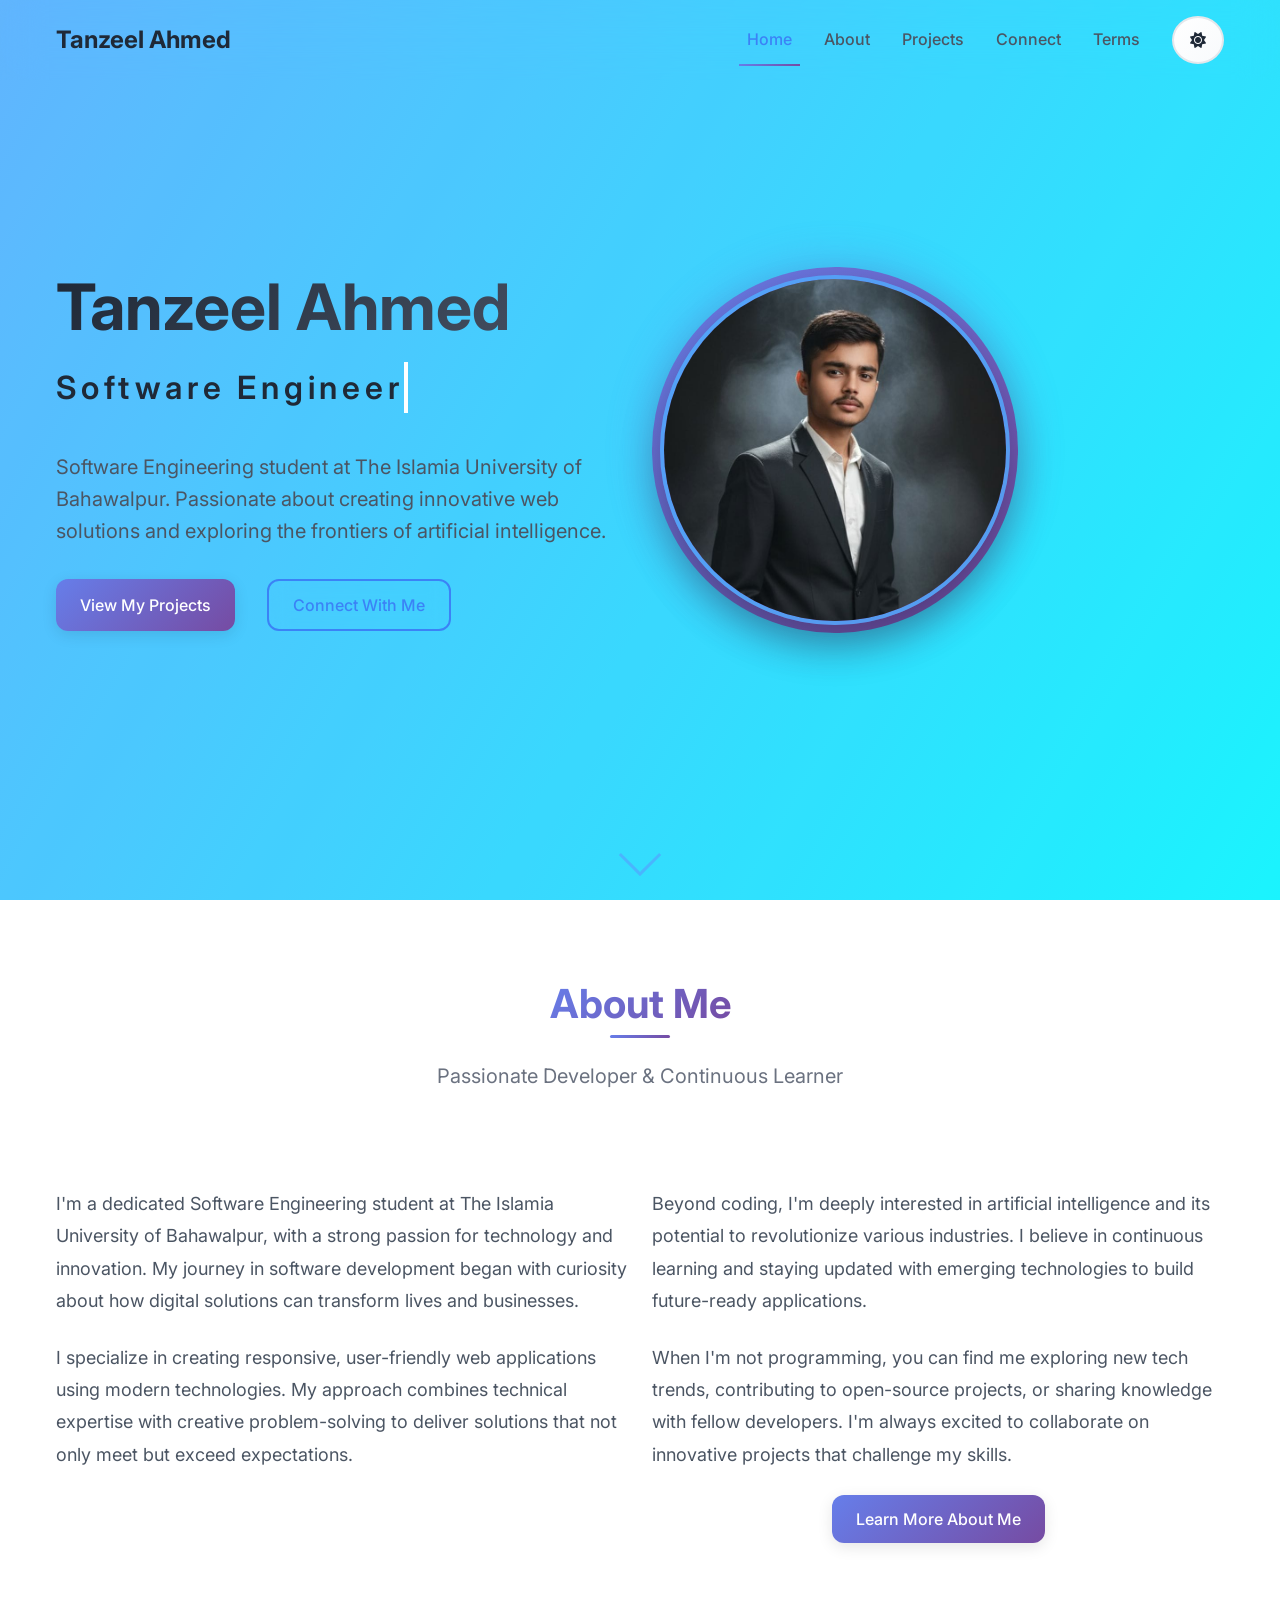
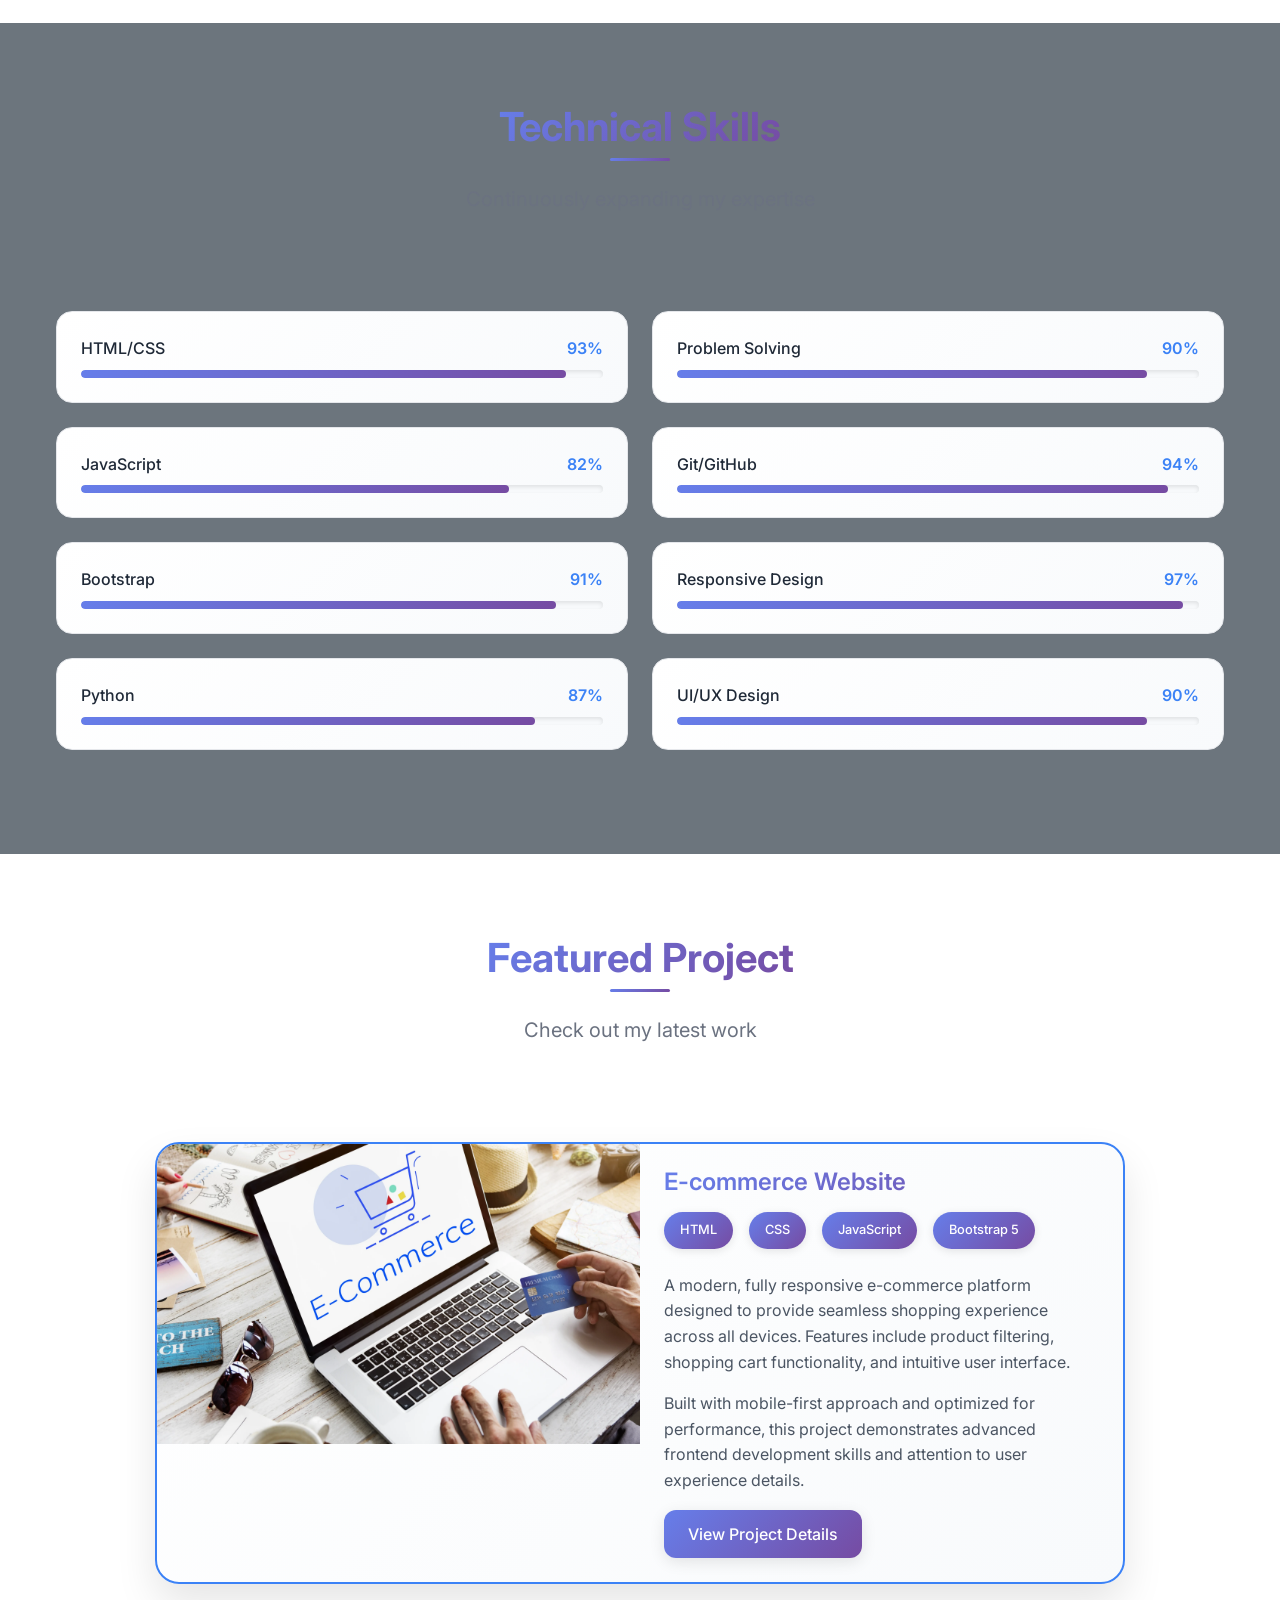
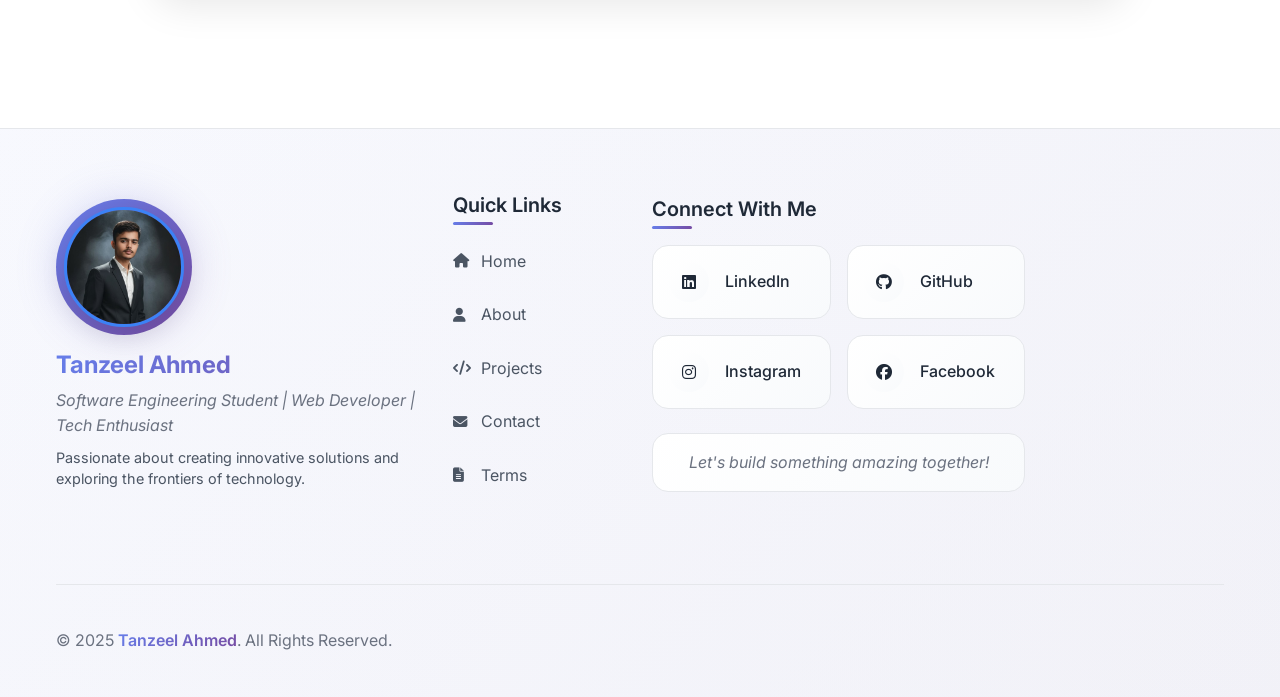
<file: index.html>
<!DOCTYPE html>
<html lang="en" data-theme="dark">
  <head>
    <meta charset="UTF-8" />
    <meta name="viewport" content="width=device-width, initial-scale=1.0" />
    <title>Tanzeel Ahmed - Software Engineer | Web Developer Portfolio</title>
    <meta
      name="description"
      content="Tanzeel Ahmed - Software Engineering student at IUB. Passionate about web development, AI, and creating innovative technology solutions."
    />
    <meta
      name="keywords"
      content="Tanzeel Ahmed, Software Engineer, Web Developer, IUB, Bahawalpur, Portfolio"
    />
    <meta name="author" content="Tanzeel Ahmed" />
    <meta name="robots" content="index, follow" />

    <!-- Open Graph -->
    <meta
      property="og:title"
      content="Tanzeel Ahmed - Software Engineer | Web Developer Portfolio"
    />
    <meta
      property="og:description"
      content="Software Engineering student at IUB. Passionate about web development, AI, and creating innovative technology solutions."
    />
    <meta property="og:type" content="website" />
    <meta property="og:url" content="https://tanzeel804.github.io" />
    <meta property="og:image" content="images/profile.jpg" />
    <meta property="og:site_name" content="Tanzeel Ahmed Portfolio" />

    <!-- Twitter Card -->
    <meta name="twitter:card" content="summary_large_image" />
    <meta name="twitter:title" content="Tanzeel Ahmed - Software Engineer" />
    <meta
      name="twitter:description"
      content="Software Engineering student at IUB. Passionate about web development and AI."
    />
    <meta name="twitter:image" content="images/profile.jpg" />

    <!-- Structured Data -->
    <script type="application/ld+json">
      {
        "@context": "https://schema.org",
        "@type": "Person",
        "name": "Tanzeel Ahmed",
        "jobTitle": "Software Engineering Student",
        "affiliation": {
          "@type": "EducationalOrganization",
          "name": "The Islamia University of Bahawalpur"
        },
        "url": "https://tanzeel804.github.io",
        "sameAs": [
          "https://www.linkedin.com/in/tanzeel-ahmed-b21288397/",
          "https://github.com/Tanzeel804",
          "https://www.instagram.com/tanzeelahmedpov/",
          "https://www.facebook.com/tanzeelahmedpov"
        ]
      }
    </script>

    <!-- Bootstrap 5.3 -->
    <link
      href="https://cdn.jsdelivr.net/npm/bootstrap@5.3.0/dist/css/bootstrap.min.css"
      rel="stylesheet"
    />
    <!-- Font Awesome 6 -->
    <link
      rel="stylesheet"
      href="https://cdnjs.cloudflare.com/ajax/libs/font-awesome/6.4.0/css/all.min.css"
    />
    <!-- Google Fonts -->
    <link
      href="https://fonts.googleapis.com/css2?family=Inter:wght@300;400;500;600;700&display=swap"
      rel="stylesheet"
    />
    <!-- AOS Library -->
    <link href="https://unpkg.com/aos@2.3.1/dist/aos.css" rel="stylesheet" />
    <!-- Custom CSS -->
    <link rel="stylesheet" href="css/style.css" />

    <style>
      /* Additional CSS for Index page enhancements */
      .typewriter-container {
        display: inline-block;
        position: relative;
      }

      .typewriter-text {
        display: inline-block;
        overflow: hidden;
        border-right: 0.15em solid white;
        white-space: nowrap;
        margin: 0 auto;
        letter-spacing: 0.15em;
        animation: typing 3.5s steps(40, end),
          blink-caret 0.75s step-end infinite;
      }

      @keyframes typing {
        from {
          width: 0;
        }
        to {
          width: 100%;
        }
      }

      @keyframes blink-caret {
        from,
        to {
          border-color: transparent;
        }
        50% {
          border-color: white;
        }
      }

      /* Enhanced Hero Section */
      .hero-section {
        position: relative;
        overflow: hidden;
      }

      .hero-title {
        font-size: 4rem;
        font-weight: 700;
        margin-bottom: 1rem;
        background: linear-gradient(135deg, #667eea 0%, #764ba2 100%);
        -webkit-background-clip: text;
        -webkit-text-fill-color: transparent;
        background-clip: text;
      }

      /* Enhanced Profile Image */
      .profile-image-container {
        position: relative;
        display: inline-block;
        border-radius: 50%;
        padding: 0.5rem;
        background: var(--gradient-primary);
        animation: float 6s ease-in-out infinite;
      }

      .profile-image {
        width: 350px;
        height: 350px;
        object-fit: cover;
        border-radius: 50%;
        border: 4px solid var(--card-bg);
        position: relative;
        z-index: 2;
      }

      .image-glow {
        position: absolute;
        top: 50%;
        left: 50%;
        transform: translate(-50%, -50%);
        width: 380px;
        height: 380px;
        background: var(--gradient-primary);
        border-radius: 50%;
        filter: blur(20px);
        opacity: 0.3;
        animation: pulse 2s ease-in-out infinite alternate;
      }

      @keyframes float {
        0% {
          transform: translateY(0px);
        }
        50% {
          transform: translateY(-20px);
        }
        100% {
          transform: translateY(0px);
        }
      }

      @keyframes pulse {
        from {
          opacity: 0.3;
          transform: translate(-50%, -50%) scale(1);
        }
        to {
          opacity: 0.5;
          transform: translate(-50%, -50%) scale(1.05);
        }
      }

      /* Enhanced Skill Items */
      .skill-item {
        background: var(--gradient-card);
        padding: 1.5rem;
        border-radius: 1rem;
        margin-bottom: 1.5rem;
        border: 1px solid var(--border);
        transition: all 0.3s ease;
        position: relative;
        overflow: hidden;
      }

      .skill-item::before {
        content: "";
        position: absolute;
        top: 0;
        left: -100%;
        width: 100%;
        height: 100%;
        background: linear-gradient(
          90deg,
          transparent,
          rgba(255, 107, 107, 0.1),
          transparent
        );
        transition: left 0.6s ease;
      }

      .skill-item:hover::before {
        left: 100%;
      }

      .skill-item:hover {
        transform: translateY(-5px);
        box-shadow: 0 10px 30px var(--shadow);
        border-color: var(--accent);
      }

      .progress {
        height: 8px;
        background: var(--bg-secondary);
        border-radius: 10px;
        overflow: hidden;
      }

      .progress-bar {
        background: var(--gradient-primary);
        border-radius: 10px;
        transition: width 1.5s ease-in-out;
      }

      /* Enhanced Project Cards */
      .project-card {
        background: var(--gradient-card);
        border-radius: 1.5rem;
        overflow: hidden;
        border: 1px solid var(--border);
        transition: all 0.4s cubic-bezier(0.175, 0.885, 0.32, 1.275);
        position: relative;
      }

      .project-card::before {
        content: "";
        position: absolute;
        top: 0;
        left: -100%;
        width: 100%;
        height: 100%;
        background: linear-gradient(
          90deg,
          transparent,
          rgba(255, 107, 107, 0.1),
          transparent
        );
        transition: left 0.6s ease;
      }

      .project-card:hover::before {
        left: 100%;
      }

      .project-card.featured {
        box-shadow: 0 20px 40px var(--shadow);
      }

      .project-card:hover {
        transform: translateY(-10px);
        box-shadow: 0 30px 60px var(--shadow);
        border-color: var(--accent);
      }

      .project-image {
        position: relative;
        overflow: hidden;
      }

      .project-image img {
        width: 100%;
        height: 300px;
        object-fit: cover;
        transition: transform 0.4s ease;
      }

      .project-card:hover .project-image img {
        transform: scale(1.1);
      }

      .project-overlay {
        position: absolute;
        top: 0;
        left: 0;
        width: 100%;
        height: 100%;
        background: rgba(0, 0, 0, 0.8);
        display: flex;
        align-items: center;
        justify-content: center;
        opacity: 0;
        transition: opacity 0.3s ease;
      }

      .project-card:hover .project-overlay {
        opacity: 1;
      }

      .tech-badge {
        background: var(--gradient-primary);
        color: white;
        padding: 0.5rem 1rem;
        border-radius: 2rem;
        font-size: 0.8rem;
        margin-right: 0.5rem;
        margin-bottom: 0.5rem;
        display: inline-block;
      }

      /* Enhanced Section Titles */
      .section-title {
        position: relative;
        display: inline-block;
        margin-bottom: 2rem;
      }

      .section-title::after {
        content: "";
        position: absolute;
        bottom: -10px;
        left: 50%;
        transform: translateX(-50%);
        width: 60px;
        height: 3px;
        background: var(--gradient-primary);
        border-radius: 2px;
      }

      /* Scroll Indicator */
      .scroll-indicator {
        position: absolute;
        bottom: 30px;
        left: 50%;
        transform: translateX(-50%);
        text-align: center;
      }

      .scroll-arrow {
        width: 30px;
        height: 30px;
        border-right: 2px solid white;
        border-bottom: 2px solid white;
        transform: rotate(45deg);
        animation: bounce 2s infinite;
      }

      @keyframes bounce {
        0%,
        20%,
        50%,
        80%,
        100% {
          transform: rotate(45deg) translateY(0);
        }
        40% {
          transform: rotate(45deg) translateY(-10px);
        }
        60% {
          transform: rotate(45deg) translateY(-5px);
        }
      }

      /* Floating Animation */
      .floating-icon {
        animation: floating 3s ease-in-out infinite;
      }

      @keyframes floating {
        0% {
          transform: translate(0, 0px);
        }
        50% {
          transform: translate(0, -10px);
        }
        100% {
          transform: translate(0, 0px);
        }
      }

      /* Scroll Progress Indicator */
      .scroll-progress {
        position: fixed;
        top: 0;
        left: 0;
        width: 0%;
        height: 3px;
        background: var(--gradient-primary);
        z-index: 9999;
        transition: width 0.1s ease;
      }

      /* Responsive Design */
      @media (max-width: 768px) {
        .hero-title {
          font-size: 2.5rem;
        }

        .profile-image {
          width: 250px;
          height: 250px;
        }

        .image-glow {
          width: 280px;
          height: 280px;
        }

        .typewriter-text {
          font-size: 1.5rem;
        }
      }
    </style>
  </head>
  <body>
    <!-- Scroll Progress Indicator -->
    <div class="scroll-progress" id="scrollProgress"></div>

    <!-- Navigation Bar -->
    <nav class="navbar navbar-expand-lg fixed-top">
      <div class="container">
        <a class="navbar-brand" href="index.html">Tanzeel Ahmed</a>
        <button
          class="navbar-toggler"
          type="button"
          data-bs-toggle="collapse"
          data-bs-target="#navbarNav"
        >
          <span class="navbar-toggler-icon"></span>
        </button>
        <div class="collapse navbar-collapse" id="navbarNav">
          <ul class="navbar-nav ms-auto">
            <li class="nav-item">
              <a class="nav-link active" href="index.html">Home</a>
            </li>
            <li class="nav-item">
              <a class="nav-link" href="about.html">About</a>
            </li>
            <li class="nav-item">
              <a class="nav-link" href="projects.html">Projects</a>
            </li>
            <li class="nav-item">
              <a class="nav-link" href="contact.html">Connect</a>
            </li>
            <li class="nav-item">
              <a class="nav-link" href="terms.html">Terms</a>
            </li>
          </ul>
          <button class="btn btn-theme-toggle ms-3" id="themeToggle">
            <i class="fas fa-moon"></i>
          </button>
        </div>
      </div>
    </nav>

    <!-- Hero Section -->
    <section class="hero-section">
      <div class="container">
        <div class="row align-items-center min-vh-100">
          <div class="col-lg-6" data-aos="fade-right">
            <div class="hero-content">
              <h1 class="hero-title">Tanzeel Ahmed</h1>
              <div class="typewriter-container">
                <span class="typewriter-text">Software Engineer</span>
              </div>
              <p class="hero-description">
                Software Engineering student at The Islamia University of
                Bahawalpur. Passionate about creating innovative web solutions
                and exploring the frontiers of artificial intelligence.
              </p>
              <div class="hero-buttons">
                <a href="projects.html" class="btn btn-primary me-3"
                  >View My Projects</a
                >
                <a href="contact.html" class="btn btn-outline"
                  >Connect With Me</a
                >
              </div>
            </div>
          </div>
          <div class="col-lg-6" data-aos="fade-left">
            <div class="hero-image">
              <div class="profile-image-container">
                <img
                  src="./images/WhatsApp Image 2025-11-15 at 4.20.26 PM.jpeg"
                  alt="Tanzeel Ahmed - Software Engineering Student"
                  class="profile-image"
                />
                <div class="image-glow"></div>
              </div>
            </div>
          </div>
        </div>
      </div>
      <div class="scroll-indicator">
        <div class="scroll-arrow"></div>
      </div>
    </section>

    <!-- About Preview Section -->
    <section class="section-padding" id="about-preview">
      <div class="container">
        <div class="row">
          <div class="col-lg-8 mx-auto text-center" data-aos="fade-up">
            <h2 class="section-title">About Me</h2>
            <p class="section-subtitle">
              Passionate Developer & Continuous Learner
            </p>
          </div>
        </div>
        <div class="row mt-5">
          <div class="col-lg-6" data-aos="fade-right">
            <p class="about-text">
              I'm a dedicated Software Engineering student at The Islamia
              University of Bahawalpur, with a strong passion for technology and
              innovation. My journey in software development began with
              curiosity about how digital solutions can transform lives and
              businesses.
            </p>
            <p class="about-text">
              I specialize in creating responsive, user-friendly web
              applications using modern technologies. My approach combines
              technical expertise with creative problem-solving to deliver
              solutions that not only meet but exceed expectations.
            </p>
          </div>
          <div class="col-lg-6" data-aos="fade-left">
            <p class="about-text">
              Beyond coding, I'm deeply interested in artificial intelligence
              and its potential to revolutionize various industries. I believe
              in continuous learning and staying updated with emerging
              technologies to build future-ready applications.
            </p>
            <p class="about-text">
              When I'm not programming, you can find me exploring new tech
              trends, contributing to open-source projects, or sharing knowledge
              with fellow developers. I'm always excited to collaborate on
              innovative projects that challenge my skills.
            </p>
            <div class="text-center mt-4">
              <a href="about.html" class="btn btn-primary"
                >Learn More About Me</a
              >
            </div>
          </div>
        </div>
      </div>
    </section>

    <!-- Skills Section -->
    <section class="section-padding bg-secondary" id="skills">
      <div class="container">
        <div class="row">
          <div class="col-lg-8 mx-auto text-center" data-aos="fade-up">
            <h2 class="section-title">Technical Skills</h2>
            <p class="section-subtitle">Continuously expanding my expertise</p>
          </div>
        </div>
        <div class="row mt-5">
          <div class="col-lg-6">
            <div class="skill-item" data-aos="fade-right">
              <div class="skill-header">
                <span class="skill-name">HTML/CSS</span>
                <span class="skill-percentage">93%</span>
              </div>
              <div class="progress">
                <div
                  class="progress-bar"
                  data-width="93"
                  style="width: 0%"
                ></div>
              </div>
            </div>
            <div class="skill-item" data-aos="fade-right" data-aos-delay="100">
              <div class="skill-header">
                <span class="skill-name">JavaScript</span>
                <span class="skill-percentage">82%</span>
              </div>
              <div class="progress">
                <div
                  class="progress-bar"
                  data-width="82"
                  style="width: 0%"
                ></div>
              </div>
            </div>
            <div class="skill-item" data-aos="fade-right" data-aos-delay="200">
              <div class="skill-header">
                <span class="skill-name">Bootstrap</span>
                <span class="skill-percentage">91%</span>
              </div>
              <div class="progress">
                <div
                  class="progress-bar"
                  data-width="91"
                  style="width: 0%"
                ></div>
              </div>
            </div>
            <div class="skill-item" data-aos="fade-right" data-aos-delay="300">
              <div class="skill-header">
                <span class="skill-name">Python</span>
                <span class="skill-percentage">87%</span>
              </div>
              <div class="progress">
                <div
                  class="progress-bar"
                  data-width="87"
                  style="width: 0%"
                ></div>
              </div>
            </div>
          </div>
          <div class="col-lg-6">
            <div class="skill-item" data-aos="fade-left">
              <div class="skill-header">
                <span class="skill-name">Problem Solving</span>
                <span class="skill-percentage">90%</span>
              </div>
              <div class="progress">
                <div
                  class="progress-bar"
                  data-width="90"
                  style="width: 0%"
                ></div>
              </div>
            </div>
            <div class="skill-item" data-aos="fade-left" data-aos-delay="100">
              <div class="skill-header">
                <span class="skill-name">Git/GitHub</span>
                <span class="skill-percentage">94%</span>
              </div>
              <div class="progress">
                <div
                  class="progress-bar"
                  data-width="94"
                  style="width: 0%"
                ></div>
              </div>
            </div>
            <div class="skill-item" data-aos="fade-left" data-aos-delay="200">
              <div class="skill-header">
                <span class="skill-name">Responsive Design</span>
                <span class="skill-percentage">97%</span>
              </div>
              <div class="progress">
                <div
                  class="progress-bar"
                  data-width="97"
                  style="width: 0%"
                ></div>
              </div>
            </div>
            <div class="skill-item" data-aos="fade-left" data-aos-delay="300">
              <div class="skill-header">
                <span class="skill-name">UI/UX Design</span>
                <span class="skill-percentage">90%</span>
              </div>
              <div class="progress">
                <div
                  class="progress-bar"
                  data-width="90"
                  style="width: 0%"
                ></div>
              </div>
            </div>
          </div>
        </div>
      </div>
    </section>

    <!-- Featured Project Section -->
    <section class="section-padding" id="featured-project">
      <div class="container">
        <div class="row">
          <div class="col-lg-8 mx-auto text-center" data-aos="fade-up">
            <h2 class="section-title">Featured Project</h2>
            <p class="section-subtitle">Check out my latest work</p>
          </div>
        </div>
        <div class="row mt-5">
          <div class="col-lg-10 mx-auto">
            <div class="project-card featured" data-aos="zoom-in">
              <div class="row g-0">
                <div class="col-md-6">
                  <div class="project-image">
                    <img
                      src="./images/Ecommerce-business-scaled.webp"
                      alt="E-commerce Website Project"
                      class="img-fluid"
                    />
                    <div class="project-overlay">
                      <div class="project-links">
                        <a
                          href="projects.html#ecommerce"
                          class="btn btn-primary"
                          >View Details</a
                        >
                      </div>
                    </div>
                  </div>
                </div>
                <div class="col-md-6">
                  <div class="project-content p-4">
                    <h3 class="project-title">E-commerce Website</h3>
                    <div class="project-tech">
                      <span class="tech-badge">HTML</span>
                      <span class="tech-badge">CSS</span>
                      <span class="tech-badge">JavaScript</span>
                      <span class="tech-badge">Bootstrap 5</span>
                    </div>
                    <p class="project-description">
                      A modern, fully responsive e-commerce platform designed to
                      provide seamless shopping experience across all devices.
                      Features include product filtering, shopping cart
                      functionality, and intuitive user interface.
                    </p>
                    <p class="project-description">
                      Built with mobile-first approach and optimized for
                      performance, this project demonstrates advanced frontend
                      development skills and attention to user experience
                      details.
                    </p>
                    <div class="project-actions">
                      <a href="projects.html#ecommerce" class="btn btn-primary"
                        >View Project Details</a
                      >
                    </div>
                  </div>
                </div>
              </div>
            </div>
          </div>
        </div>
      </div>
    </section>

    <!-- Footer -->
    <footer class="footer">
      <div class="container">
        <div class="row align-items-center">
          <!-- Profile Section with Picture -->
          <div class="col-lg-4 mb-4 text-center text-lg-start">
            <div class="footer-profile" data-aos="fade-right">
              <div class="profile-image-container mb-3">
                <img
                  src="./images/WhatsApp Image 2025-11-15 at 4.20.26 PM.jpeg"
                  alt="Tanzeel Ahmed"
                  class="footer-profile-img"
                />
                <div class="image-glow-footer"></div>
              </div>
              <h5 class="footer-name">Tanzeel Ahmed</h5>
              <p class="footer-about">
                Software Engineering Student | Web Developer | Tech Enthusiast
              </p>
              <p class="footer-passion">
                Passionate about creating innovative solutions and exploring the
                frontiers of technology.
              </p>
            </div>
          </div>

          <!-- Quick Links -->
          <div class="col-lg-2 mb-4" data-aos="fade-up" data-aos-delay="100">
            <h5 class="footer-heading">Quick Links</h5>
            <ul class="footer-links">
              <li>
                <a href="index.html" class="footer-link">
                  <i class="fas fa-home me-2"></i>Home
                </a>
              </li>
              <li>
                <a href="about.html" class="footer-link">
                  <i class="fas fa-user me-2"></i>About
                </a>
              </li>
              <li>
                <a href="projects.html" class="footer-link">
                  <i class="fas fa-code me-2"></i>Projects
                </a>
              </li>
              <li>
                <a href="contact.html" class="footer-link">
                  <i class="fas fa-envelope me-2"></i>Contact
                </a>
              </li>
              <li>
                <a href="terms.html" class="footer-link">
                  <i class="fas fa-file-alt me-2"></i>Terms
                </a>
              </li>
            </ul>
          </div>

          <!-- Social Links -->
          <div class="col-lg-4 mb-4" data-aos="fade-left" data-aos-delay="200">
            <h5 class="footer-heading">Connect With Me</h5>
            <div class="social-links-enhanced">
              <a
                href="https://www.linkedin.com/in/tanzeel-ahmed-b21288397/"
                target="_blank"
                class="social-link-enhanced"
                data-aos="zoom-in"
                data-aos-delay="300"
              >
                <div class="social-icon">
                  <i class="fab fa-linkedin"></i>
                </div>
                <span class="social-text">LinkedIn</span>
              </a>
              <a
                href="https://github.com/Tanzeel804"
                target="_blank"
                class="social-link-enhanced"
                data-aos="zoom-in"
                data-aos-delay="400"
              >
                <div class="social-icon">
                  <i class="fab fa-github"></i>
                </div>
                <span class="social-text">GitHub</span>
              </a>
              <a
                href="https://www.instagram.com/tanzeelahmedpov/"
                target="_blank"
                class="social-link-enhanced"
                data-aos="zoom-in"
                data-aos-delay="500"
              >
                <div class="social-icon">
                  <i class="fab fa-instagram"></i>
                </div>
                <span class="social-text">Instagram</span>
              </a>
              <a
                href="https://www.facebook.com/tanzeelahmedpov"
                target="_blank"
                class="social-link-enhanced"
                data-aos="zoom-in"
                data-aos-delay="600"
              >
                <div class="social-icon">
                  <i class="fab fa-facebook"></i>
                </div>
                <span class="social-text">Facebook</span>
              </a>
            </div>
            <p class="footer-cta mt-4" data-aos="fade-up" data-aos-delay="700">
              Let's build something amazing together!
            </p>
          </div>
        </div>

        <!-- Footer Bottom -->
        <div class="footer-bottom" data-aos="fade-up">
          <div class="row align-items-center">
            <div class="col-md-6">
              <p class="footer-copyright">
                &copy; 2025 <span class="highlight-name">Tanzeel Ahmed</span>.
                All Rights Reserved.
              </p>
            </div>
            <div class="col-md-6 text-md-end">
              <button class="back-to-top-enhanced" id="backToTop">
                <i class="fas fa-arrow-up"></i>
                <span class="back-to-top-text">Back to Top</span>
              </button>
            </div>
          </div>
        </div>
      </div>
    </footer>

    <!-- Scripts -->
    <script src="https://cdn.jsdelivr.net/npm/bootstrap@5.3.0/dist/js/bootstrap.bundle.min.js"></script>
    <script src="https://unpkg.com/aos@2.3.1/dist/aos.js"></script>
    <script src="js/main.js"></script>

    <script>
      // Additional JavaScript for enhanced animations
      document.addEventListener("DOMContentLoaded", function () {
        // Initialize AOS
        AOS.init({
          duration: 800,
          easing: "ease-in-out",
          once: true,
          offset: 100,
        });

        // Add scroll progress indicator
        window.addEventListener("scroll", function () {
          const winHeight = window.innerHeight;
          const docHeight = document.documentElement.scrollHeight;
          const scrollTop =
            window.pageYOffset || document.documentElement.scrollTop;
          const scrollPercent = (scrollTop / (docHeight - winHeight)) * 100;
          const scrollProgress = document.getElementById("scrollProgress");
          if (scrollProgress) {
            scrollProgress.style.width = scrollPercent + "%";
          }
        });

        // Animate progress bars
        const progressBars = document.querySelectorAll(".progress-bar");
        progressBars.forEach((bar) => {
          const width = bar.getAttribute("data-width");
          setTimeout(() => {
            bar.style.width = width + "%";
          }, 500);
        });
      });
    </script>
  </body>
</html>
</file>
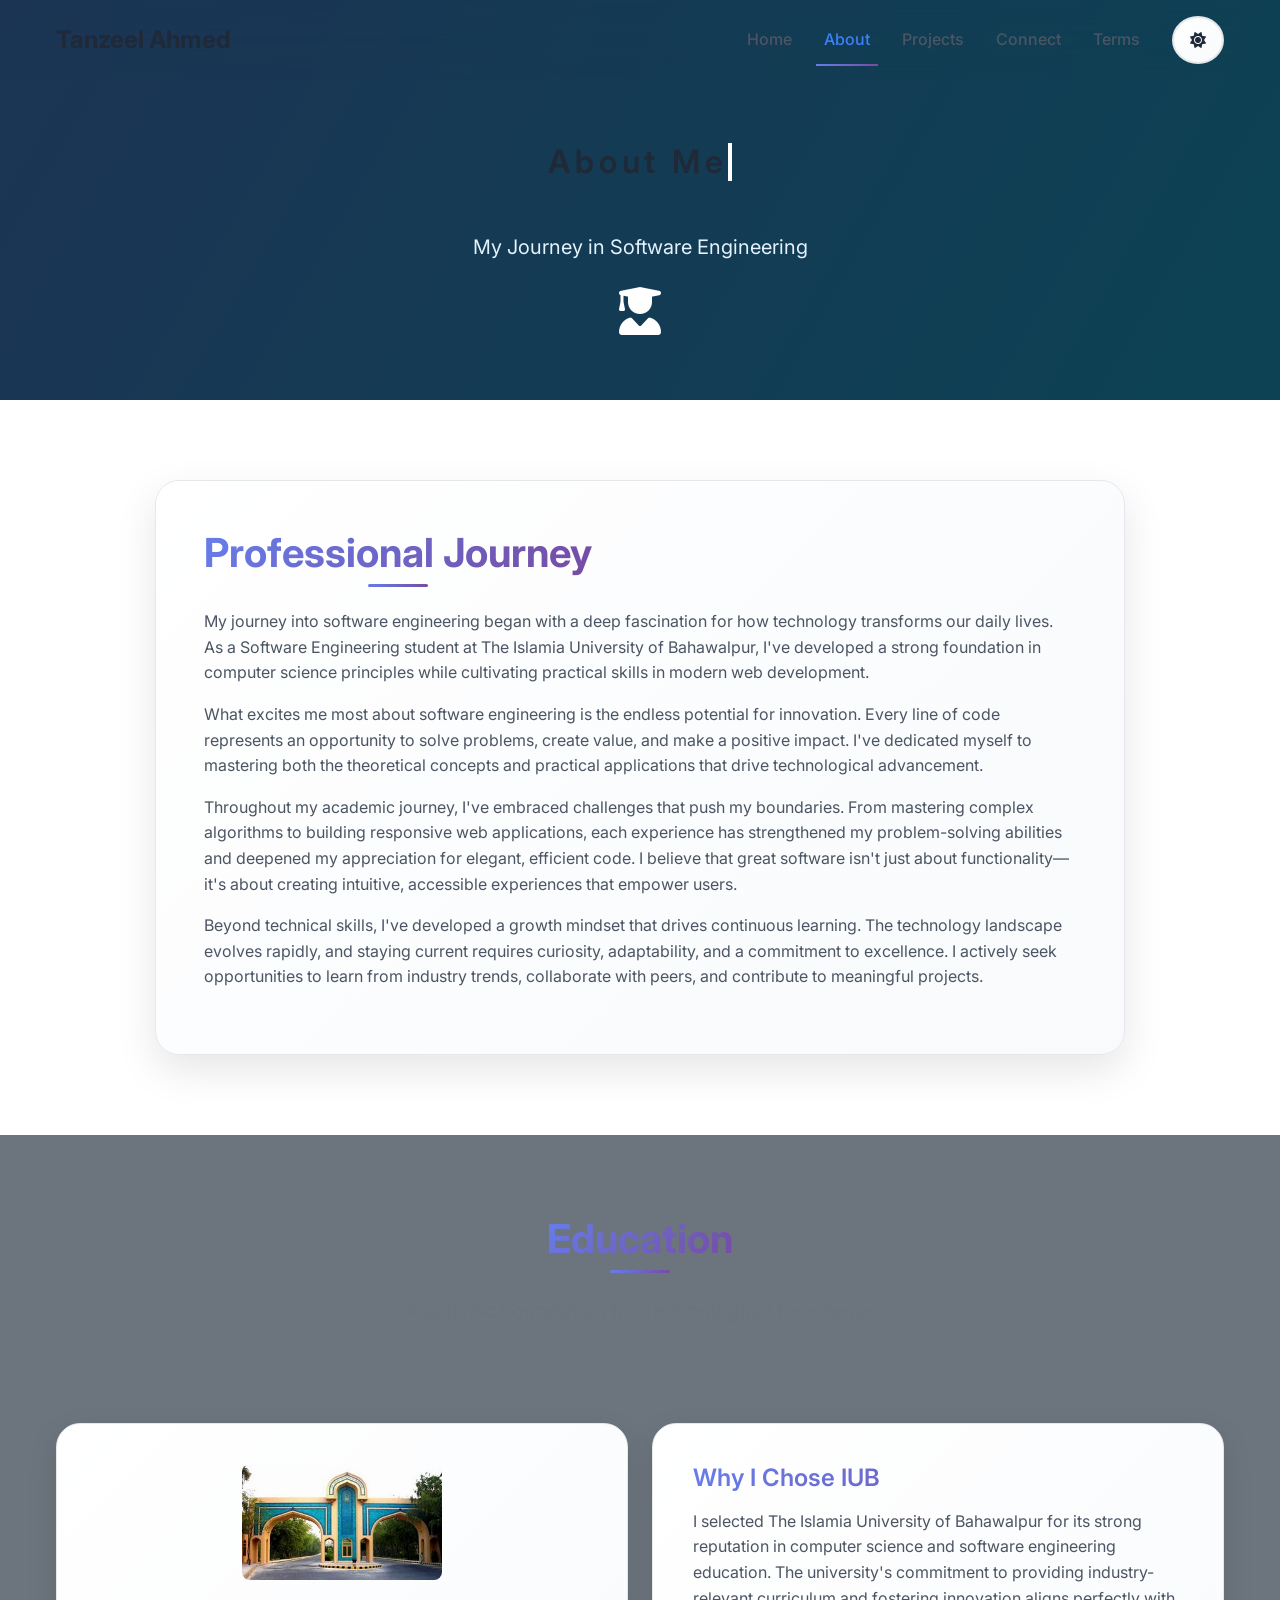
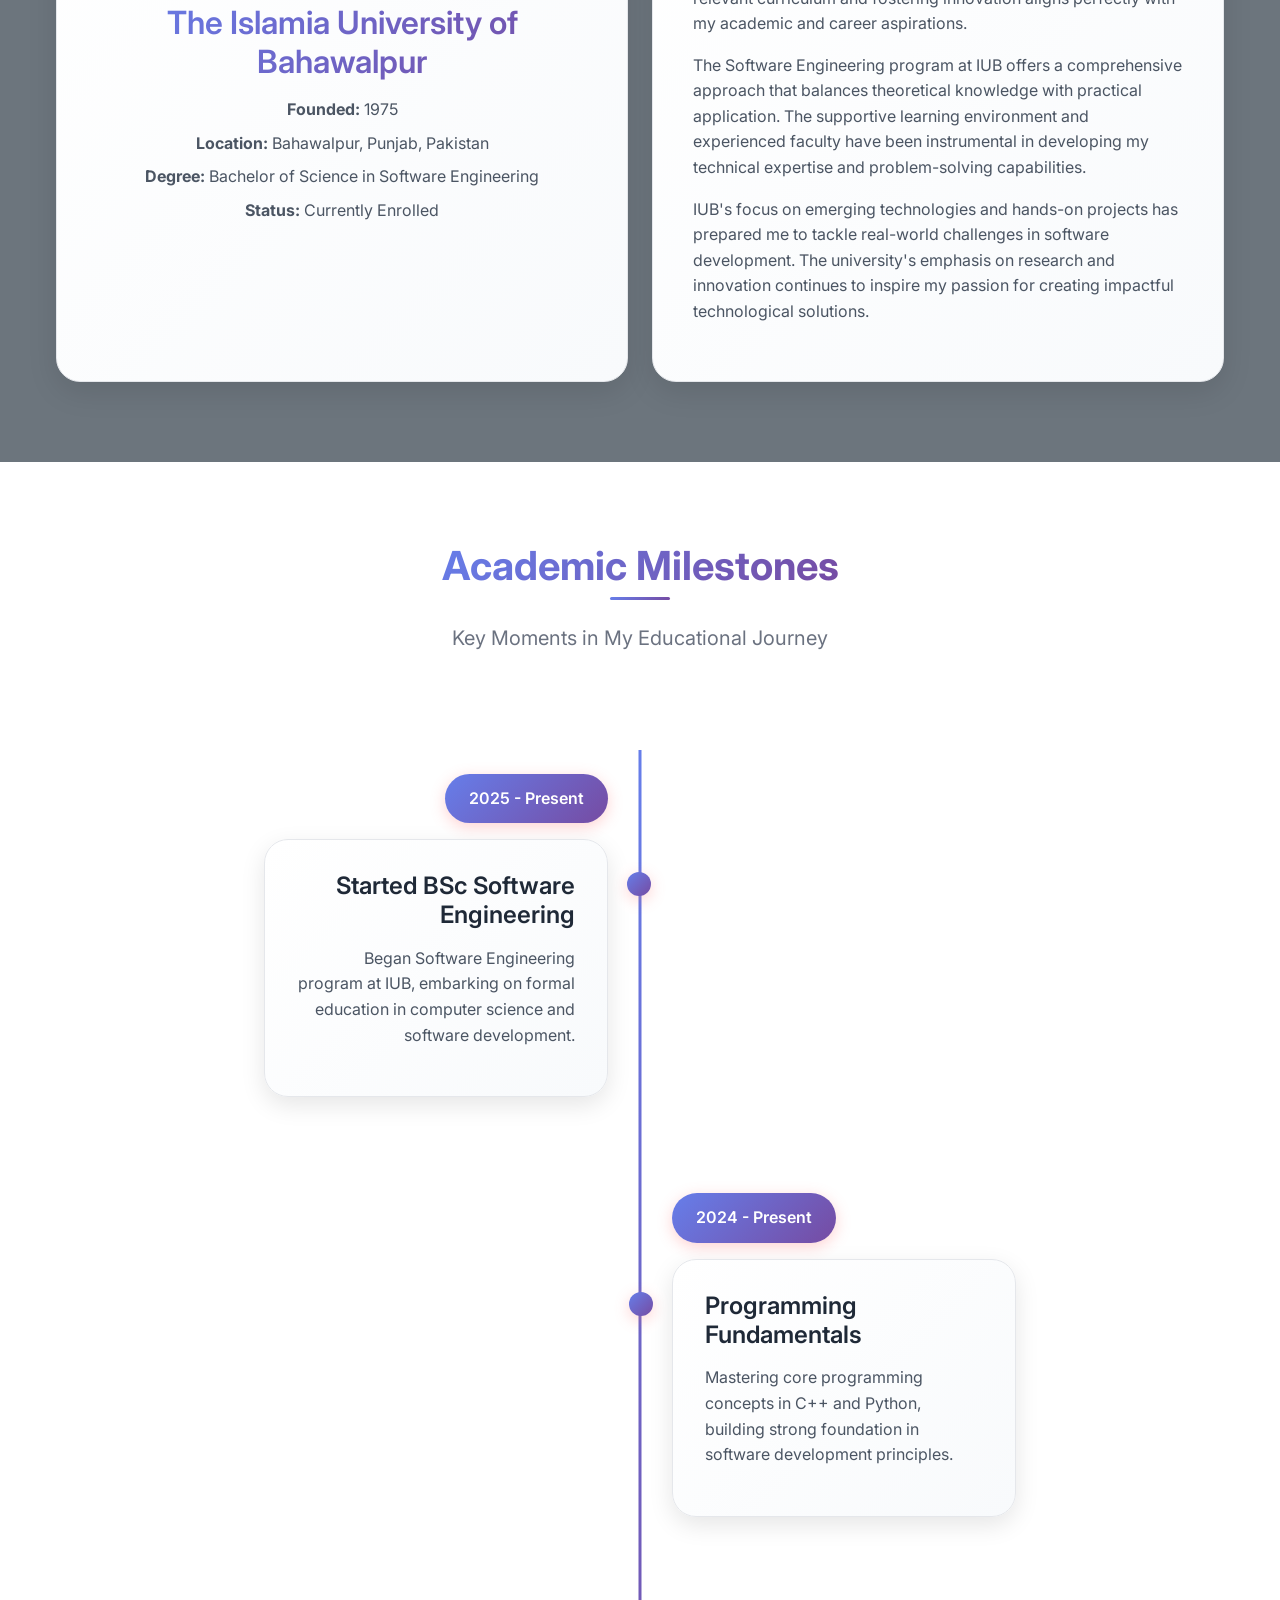
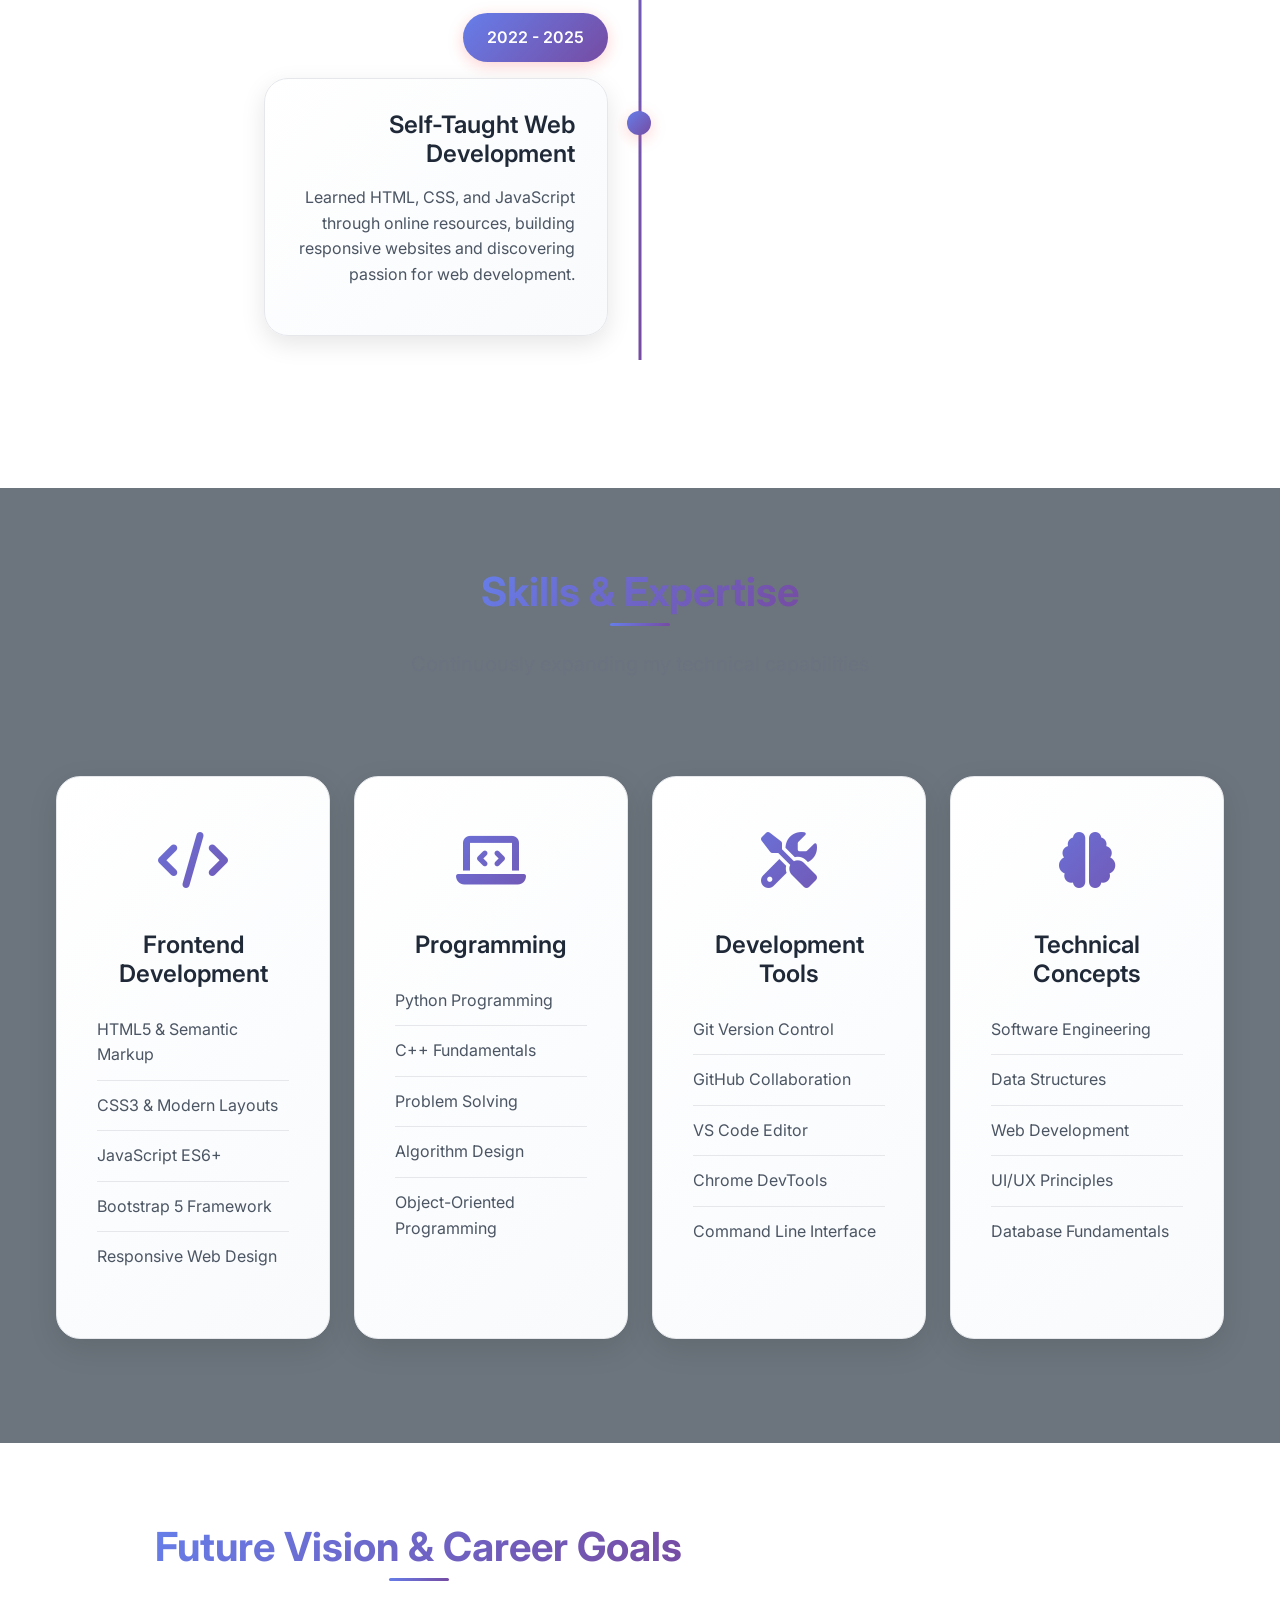
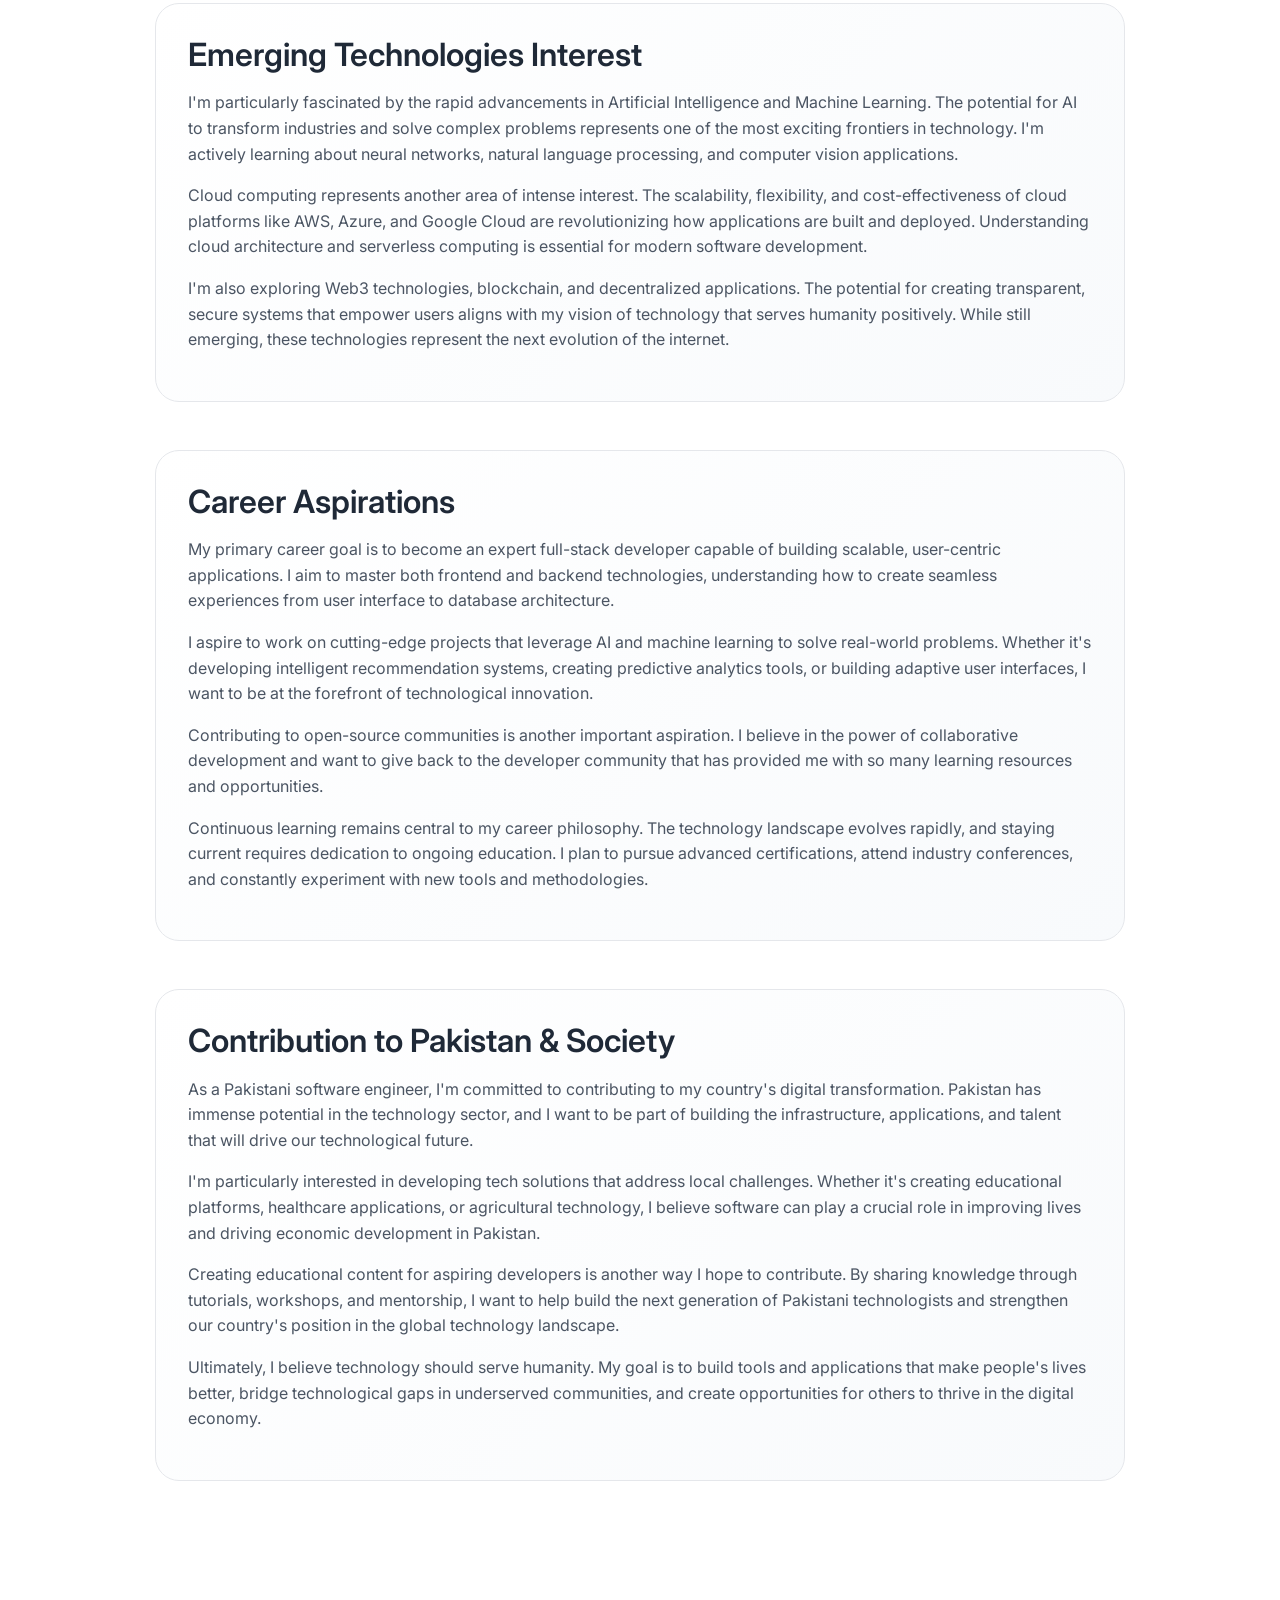
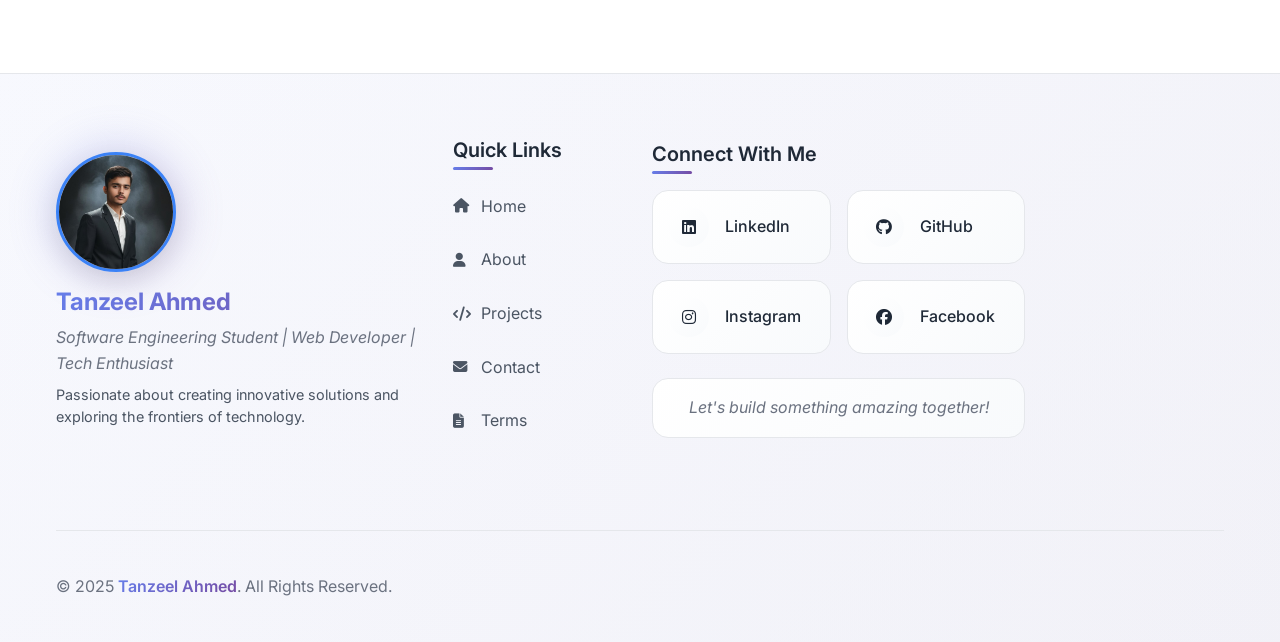
<file: about.html>
<!DOCTYPE html>
<html lang="en" data-theme="dark">
  <head>
    <meta charset="UTF-8" />
    <meta name="viewport" content="width=device-width, initial-scale=1.0" />
    <title>About Tanzeel Ahmed - BSc Software Engineering Student</title>
    <meta
      name="description"
      content="Learn about Tanzeel Ahmed's journey as a Software Engineering student at IUB, his skills, education, and future aspirations in technology."
    />
    <meta
      name="keywords"
      content="Tanzeel Ahmed, About, Software Engineering, IUB, Education, Skills"
    />
    <meta name="author" content="Tanzeel Ahmed" />

    <!-- Open Graph -->
    <meta
      property="og:title"
      content="About Tanzeel Ahmed - BSc Software Engineering Student"
    />
    <meta
      property="og:description"
      content="Learn about my journey as a Software Engineering student at IUB, skills, education, and future aspirations in technology."
    />
    <meta property="og:type" content="website" />
    <meta property="og:url" content="https://tanzeel804.github.io/about.html" />
    <meta property="og:image" content="images/profile.jpg" />

    <!-- Bootstrap 5.3 -->
    <link
      href="https://cdn.jsdelivr.net/npm/bootstrap@5.3.0/dist/css/bootstrap.min.css"
      rel="stylesheet"
    />
    <!-- Font Awesome 6 -->
    <link
      rel="stylesheet"
      href="https://cdnjs.cloudflare.com/ajax/libs/font-awesome/6.4.0/css/all.min.css"
    />
    <!-- Google Fonts -->
    <link
      href="https://fonts.googleapis.com/css2?family=Inter:wght@300;400;500;600;700&display=swap"
      rel="stylesheet"
    />
    <!-- AOS Library -->
    <link href="https://unpkg.com/aos@2.3.1/dist/aos.css" rel="stylesheet" />
    <!-- Custom CSS -->
    <link rel="stylesheet" href="css/style.css" />

    <style>
      /* Additional CSS for About page enhancements */
      .page-title {
        position: relative;
        overflow: hidden;
      }

      .typewriter-container {
        display: inline-block;
        position: relative;
      }

      .typewriter-text {
        display: inline-block;
        overflow: hidden;
        border-right: 0.15em solid white;
        white-space: nowrap;
        margin: 0 auto;
        letter-spacing: 0.15em;
        animation: typing 3.5s steps(40, end),
          blink-caret 0.75s step-end infinite;
      }

      @keyframes typing {
        from {
          width: 0;
        }
        to {
          width: 100%;
        }
      }

      @keyframes blink-caret {
        from,
        to {
          border-color: transparent;
        }
        50% {
          border-color: white;
        }
      }

      /* Enhanced Bio Content */
      .bio-content {
        background: var(--gradient-card);
        padding: 3rem;
        border-radius: 1.5rem;
        box-shadow: 0 15px 40px var(--shadow);
        border: 1px solid var(--border);
        position: relative;
        overflow: hidden;
      }

      .bio-content::before {
        content: "";
        position: absolute;
        top: 0;
        left: -100%;
        width: 100%;
        height: 100%;
        background: linear-gradient(
          90deg,
          transparent,
          rgba(255, 107, 107, 0.1),
          transparent
        );
        transition: left 0.6s ease;
      }

      .bio-content:hover::before {
        left: 100%;
      }

      /* Enhanced Education Cards */
      .education-card {
        background: var(--gradient-card);
        padding: 2.5rem;
        border-radius: 1.5rem;
        box-shadow: 0 10px 30px var(--shadow);
        text-align: center;
        border: 1px solid var(--border);
        transition: all 0.4s cubic-bezier(0.175, 0.885, 0.32, 1.275);
        height: 100%;
        position: relative;
        overflow: hidden;
      }

      .education-card::before {
        content: "";
        position: absolute;
        top: 0;
        left: -100%;
        width: 100%;
        height: 100%;
        background: linear-gradient(
          90deg,
          transparent,
          rgba(255, 107, 107, 0.1),
          transparent
        );
        transition: left 0.6s ease;
      }

      .education-card:hover::before {
        left: 100%;
      }

      .education-card:hover {
        transform: translateY(-8px);
        box-shadow: 0 20px 40px var(--shadow);
        border-color: var(--accent);
      }

      .university-logo img {
        max-width: 200px;
        height: auto;
        margin-bottom: 1.5rem;
        border-radius: 0.5rem;
        transition: transform 0.3s ease;
      }

      .education-card:hover .university-logo img {
        transform: scale(1.05);
      }

      /* Enhanced Timeline */
      .timeline-item {
        position: relative;
        margin-bottom: 3rem;
        padding: 1.5rem;
        transition: all 0.3s ease;
      }

      .timeline-item:hover {
        transform: translateX(10px);
      }

      .timeline-date {
        background: var(--gradient-primary);
        color: white;
        padding: 0.75rem 1.5rem;
        border-radius: 2rem;
        font-weight: 600;
        display: inline-block;
        margin-bottom: 1rem;
        box-shadow: 0 4px 15px rgba(255, 107, 107, 0.3);
        transition: all 0.3s ease;
      }

      .timeline-item:hover .timeline-date {
        transform: scale(1.05);
        box-shadow: 0 6px 20px rgba(255, 107, 107, 0.4);
      }

      .timeline-content {
        background: var(--gradient-card);
        padding: 2rem;
        border-radius: 1.5rem;
        box-shadow: 0 8px 25px var(--shadow);
        position: relative;
        border: 1px solid var(--border);
        transition: all 0.3s ease;
      }

      .timeline-content:hover {
        transform: translateY(-5px);
        box-shadow: 0 15px 40px var(--shadow);
      }

      /* Enhanced Vision Sections */
      .vision-section {
        margin-bottom: 3rem;
        padding: 2rem;
        background: var(--gradient-card);
        border-radius: 1.5rem;
        border: 1px solid var(--border);
        transition: all 0.3s ease;
        position: relative;
        overflow: hidden;
      }

      .vision-section::before {
        content: "";
        position: absolute;
        top: 0;
        left: -100%;
        width: 100%;
        height: 100%;
        background: linear-gradient(
          90deg,
          transparent,
          rgba(255, 107, 107, 0.05),
          transparent
        );
        transition: left 0.6s ease;
      }

      .vision-section:hover::before {
        left: 100%;
      }

      .vision-section:hover {
        transform: translateY(-5px);
        box-shadow: 0 10px 30px var(--shadow);
      }

      /* Floating Animation for Icons */
      .floating-icon {
        animation: floating 3s ease-in-out infinite;
      }

      @keyframes floating {
        0% {
          transform: translate(0, 0px);
        }
        50% {
          transform: translate(0, -10px);
        }
        100% {
          transform: translate(0, 0px);
        }
      }

      /* Enhanced Skill Categories */
      .skill-category {
        background: var(--gradient-card);
        padding: 2.5rem;
        border-radius: 1.5rem;
        box-shadow: 0 10px 30px var(--shadow);
        text-align: center;
        height: 100%;
        transition: all 0.4s cubic-bezier(0.175, 0.885, 0.32, 1.275);
        border: 1px solid var(--border);
        position: relative;
        overflow: hidden;
      }

      .skill-category::before {
        content: "";
        position: absolute;
        top: 0;
        left: -100%;
        width: 100%;
        height: 100%;
        background: linear-gradient(
          90deg,
          transparent,
          rgba(255, 107, 107, 0.1),
          transparent
        );
        transition: left 0.6s ease;
      }

      .skill-category:hover::before {
        left: 100%;
      }

      .skill-category:hover {
        transform: translateY(-8px);
        box-shadow: 0 20px 40px var(--shadow);
        border-color: var(--accent);
      }

      .skill-icon {
        font-size: 3.5rem;
        margin-bottom: 1.5rem;
        background: var(--gradient-primary);
        -webkit-background-clip: text;
        -webkit-text-fill-color: transparent;
        background-clip: text;
        transition: all 0.3s ease;
      }

      .skill-category:hover .skill-icon {
        transform: scale(1.2) rotate(5deg);
      }

      /* Progress Bar Animations */
      .progress-bar {
        animation: progressFill 1.5s ease-out forwards;
      }

      @keyframes progressFill {
        from {
          width: 0%;
        }
      }

      /* Enhanced Section Titles */
      .section-title {
        position: relative;
        display: inline-block;
        margin-bottom: 2rem;
      }

      .section-title::after {
        content: "";
        position: absolute;
        bottom: -10px;
        left: 50%;
        transform: translateX(-50%);
        width: 60px;
        height: 3px;
        background: var(--gradient-primary);
        border-radius: 2px;
      }

      /* Responsive Design */
      @media (max-width: 768px) {
        .bio-content,
        .education-card,
        .vision-section,
        .skill-category {
          padding: 1.5rem;
        }

        .page-title {
          font-size: 2.5rem;
        }

        .typewriter-text {
          font-size: 2.5rem;
        }
      }
    </style>
  </head>
  <body>
    <!-- Scroll Progress Indicator -->
    <div class="scroll-progress" id="scrollProgress"></div>

    <!-- Navigation Bar -->
    <nav class="navbar navbar-expand-lg fixed-top">
      <div class="container">
        <a class="navbar-brand" href="index.html">Tanzeel Ahmed</a>
        <button
          class="navbar-toggler"
          type="button"
          data-bs-toggle="collapse"
          data-bs-target="#navbarNav"
        >
          <span class="navbar-toggler-icon"></span>
        </button>
        <div class="collapse navbar-collapse" id="navbarNav">
          <ul class="navbar-nav ms-auto">
            <li class="nav-item">
              <a class="nav-link" href="index.html">Home</a>
            </li>
            <li class="nav-item">
              <a class="nav-link active" href="about.html">About</a>
            </li>
            <li class="nav-item">
              <a class="nav-link" href="projects.html">Projects</a>
            </li>
            <li class="nav-item">
              <a class="nav-link" href="contact.html">Connect</a>
            </li>
            <li class="nav-item">
              <a class="nav-link" href="terms.html">Terms</a>
            </li>
          </ul>
          <button class="btn btn-theme-toggle ms-3" id="themeToggle">
            <i class="fas fa-moon"></i>
          </button>
        </div>
      </div>
    </nav>

    <!-- Page Header -->
    <section class="page-header">
      <div class="container">
        <div class="row">
          <div class="col-lg-8 mx-auto text-center">
            <h1 class="page-title" data-aos="fade-up">
              <span class="typewriter-container">
                <span class="typewriter-text">About Me</span>
              </span>
            </h1>
            <p class="page-subtitle" data-aos="fade-up" data-aos-delay="200">
              My Journey in Software Engineering
            </p>
            <div
              data-aos="fade-up"
              data-aos-delay="400"
              class="mt-4 floating-icon"
            >
              <i
                class="fas fa-user-graduate text-white"
                style="font-size: 3rem"
              ></i>
            </div>
          </div>
        </div>
      </div>
    </section>

    <!-- Professional Biography -->
    <section class="section-padding">
      <div class="container">
        <div class="row">
          <div class="col-lg-10 mx-auto">
            <div class="bio-content" data-aos="fade-up">
              <h2 class="section-title">Professional Journey</h2>
              <p data-aos="fade-up" data-aos-delay="100">
                My journey into software engineering began with a deep
                fascination for how technology transforms our daily lives. As a
                Software Engineering student at The Islamia University of
                Bahawalpur, I've developed a strong foundation in computer
                science principles while cultivating practical skills in modern
                web development.
              </p>
              <p data-aos="fade-up" data-aos-delay="150">
                What excites me most about software engineering is the endless
                potential for innovation. Every line of code represents an
                opportunity to solve problems, create value, and make a positive
                impact. I've dedicated myself to mastering both the theoretical
                concepts and practical applications that drive technological
                advancement.
              </p>
              <p data-aos="fade-up" data-aos-delay="200">
                Throughout my academic journey, I've embraced challenges that
                push my boundaries. From mastering complex algorithms to
                building responsive web applications, each experience has
                strengthened my problem-solving abilities and deepened my
                appreciation for elegant, efficient code. I believe that great
                software isn't just about functionality—it's about creating
                intuitive, accessible experiences that empower users.
              </p>
              <p data-aos="fade-up" data-aos-delay="250">
                Beyond technical skills, I've developed a growth mindset that
                drives continuous learning. The technology landscape evolves
                rapidly, and staying current requires curiosity, adaptability,
                and a commitment to excellence. I actively seek opportunities to
                learn from industry trends, collaborate with peers, and
                contribute to meaningful projects.
              </p>
            </div>
          </div>
        </div>
      </div>
    </section>

    <!-- Education Section -->
    <section class="section-padding bg-secondary">
      <div class="container">
        <div class="row">
          <div class="col-lg-8 mx-auto text-center" data-aos="fade-up">
            <h2 class="section-title">Education</h2>
            <p class="section-subtitle" data-aos="fade-up" data-aos-delay="100">
              Academic Foundation for Technological Excellence
            </p>
          </div>
        </div>
        <div class="row mt-5">
          <div class="col-lg-6" data-aos="fade-right">
            <div class="education-card">
              <div class="university-logo">
                <img
                  src="./images/iub (1).jpg"
                  alt="The Islamia University of Bahawalpur"
                  class="img-fluid"
                />
              </div>
              <div class="education-info">
                <h3>The Islamia University of Bahawalpur</h3>
                <div class="education-details">
                  <p><strong>Founded:</strong> 1975</p>
                  <p><strong>Location:</strong> Bahawalpur, Punjab, Pakistan</p>
                  <p>
                    <strong>Degree:</strong> Bachelor of Science in Software
                    Engineering
                  </p>
                  <p><strong>Status:</strong> Currently Enrolled</p>
                </div>
              </div>
            </div>
          </div>
          <div class="col-lg-6" data-aos="fade-left">
            <div class="why-iub">
              <h4>Why I Chose IUB</h4>
              <p data-aos="fade-up" data-aos-delay="100">
                I selected The Islamia University of Bahawalpur for its strong
                reputation in computer science and software engineering
                education. The university's commitment to providing
                industry-relevant curriculum and fostering innovation aligns
                perfectly with my academic and career aspirations.
              </p>
              <p data-aos="fade-up" data-aos-delay="150">
                The Software Engineering program at IUB offers a comprehensive
                approach that balances theoretical knowledge with practical
                application. The supportive learning environment and experienced
                faculty have been instrumental in developing my technical
                expertise and problem-solving capabilities.
              </p>
              <p data-aos="fade-up" data-aos-delay="200">
                IUB's focus on emerging technologies and hands-on projects has
                prepared me to tackle real-world challenges in software
                development. The university's emphasis on research and
                innovation continues to inspire my passion for creating
                impactful technological solutions.
              </p>
            </div>
          </div>
        </div>
      </div>
    </section>

    <!-- Academic Milestones -->
    <section class="section-padding">
      <div class="container">
        <div class="row">
          <div class="col-lg-8 mx-auto text-center" data-aos="fade-up">
            <h2 class="section-title">Academic Milestones</h2>
            <p class="section-subtitle" data-aos="fade-up" data-aos-delay="100">
              Key Moments in My Educational Journey
            </p>
          </div>
        </div>
        <div class="row mt-5">
          <div class="col-lg-10 mx-auto">
            <div class="timeline" data-aos="fade-up">
              <div class="timeline-item" data-aos="fade-right">
                <div class="timeline-date">2025 - Present</div>
                <div class="timeline-content">
                  <h4>Started BSc Software Engineering</h4>
                  <p>
                    Began Software Engineering program at IUB, embarking on
                    formal education in computer science and software
                    development.
                  </p>
                </div>
              </div>
              <div
                class="timeline-item"
                data-aos="fade-left"
                data-aos-delay="100"
              >
                <div class="timeline-date">2024 - Present</div>
                <div class="timeline-content">
                  <h4>Programming Fundamentals</h4>
                  <p>
                    Mastering core programming concepts in C++ and Python,
                    building strong foundation in software development
                    principles.
                  </p>
                </div>
              </div>
              <div
                class="timeline-item"
                data-aos="fade-right"
                data-aos-delay="200"
              >
                <div class="timeline-date">2022 - 2025</div>
                <div class="timeline-content">
                  <h4>Self-Taught Web Development</h4>
                  <p>
                    Learned HTML, CSS, and JavaScript through online resources,
                    building responsive websites and discovering passion for web
                    development.
                  </p>
                </div>
              </div>
            </div>
          </div>
        </div>
      </div>
    </section>

    <!-- Skills & Expertise -->
    <section class="section-padding bg-secondary">
      <div class="container">
        <div class="row">
          <div class="col-lg-8 mx-auto text-center" data-aos="fade-up">
            <h2 class="section-title">Skills & Expertise</h2>
            <p class="section-subtitle" data-aos="fade-up" data-aos-delay="100">
              Continuously expanding my technical capabilities
            </p>
          </div>
        </div>
        <div class="row mt-5">
          <div class="col-lg-3 col-md-6 mb-4" data-aos="fade-up">
            <div class="skill-category">
              <div class="skill-icon floating-icon">
                <i class="fas fa-code"></i>
              </div>
              <h4>Frontend Development</h4>
              <ul class="skill-list">
                <li>HTML5 & Semantic Markup</li>
                <li>CSS3 & Modern Layouts</li>
                <li>JavaScript ES6+</li>
                <li>Bootstrap 5 Framework</li>
                <li>Responsive Web Design</li>
              </ul>
            </div>
          </div>
          <div
            class="col-lg-3 col-md-6 mb-4"
            data-aos="fade-up"
            data-aos-delay="100"
          >
            <div class="skill-category">
              <div class="skill-icon floating-icon">
                <i class="fas fa-laptop-code"></i>
              </div>
              <h4>Programming</h4>
              <ul class="skill-list">
                <li>Python Programming</li>
                <li>C++ Fundamentals</li>
                <li>Problem Solving</li>
                <li>Algorithm Design</li>
                <li>Object-Oriented Programming</li>
              </ul>
            </div>
          </div>
          <div
            class="col-lg-3 col-md-6 mb-4"
            data-aos="fade-up"
            data-aos-delay="200"
          >
            <div class="skill-category">
              <div class="skill-icon floating-icon">
                <i class="fas fa-tools"></i>
              </div>
              <h4>Development Tools</h4>
              <ul class="skill-list">
                <li>Git Version Control</li>
                <li>GitHub Collaboration</li>
                <li>VS Code Editor</li>
                <li>Chrome DevTools</li>
                <li>Command Line Interface</li>
              </ul>
            </div>
          </div>
          <div
            class="col-lg-3 col-md-6 mb-4"
            data-aos="fade-up"
            data-aos-delay="300"
          >
            <div class="skill-category">
              <div class="skill-icon floating-icon">
                <i class="fas fa-brain"></i>
              </div>
              <h4>Technical Concepts</h4>
              <ul class="skill-list">
                <li>Software Engineering</li>
                <li>Data Structures</li>
                <li>Web Development</li>
                <li>UI/UX Principles</li>
                <li>Database Fundamentals</li>
              </ul>
            </div>
          </div>
        </div>
      </div>
    </section>

    <!-- Future Vision & Career Goals -->
    <section class="section-padding">
      <div class="container">
        <div class="row">
          <div class="col-lg-10 mx-auto">
            <div class="future-vision" data-aos="fade-up">
              <h2 class="section-title">Future Vision & Career Goals</h2>

              <div
                class="vision-section"
                data-aos="fade-up"
                data-aos-delay="100"
              >
                <h3>Emerging Technologies Interest</h3>
                <p>
                  I'm particularly fascinated by the rapid advancements in
                  Artificial Intelligence and Machine Learning. The potential
                  for AI to transform industries and solve complex problems
                  represents one of the most exciting frontiers in technology.
                  I'm actively learning about neural networks, natural language
                  processing, and computer vision applications.
                </p>
                <p>
                  Cloud computing represents another area of intense interest.
                  The scalability, flexibility, and cost-effectiveness of cloud
                  platforms like AWS, Azure, and Google Cloud are
                  revolutionizing how applications are built and deployed.
                  Understanding cloud architecture and serverless computing is
                  essential for modern software development.
                </p>
                <p>
                  I'm also exploring Web3 technologies, blockchain, and
                  decentralized applications. The potential for creating
                  transparent, secure systems that empower users aligns with my
                  vision of technology that serves humanity positively. While
                  still emerging, these technologies represent the next
                  evolution of the internet.
                </p>
              </div>

              <div
                class="vision-section"
                data-aos="fade-up"
                data-aos-delay="150"
              >
                <h3>Career Aspirations</h3>
                <p>
                  My primary career goal is to become an expert full-stack
                  developer capable of building scalable, user-centric
                  applications. I aim to master both frontend and backend
                  technologies, understanding how to create seamless experiences
                  from user interface to database architecture.
                </p>
                <p>
                  I aspire to work on cutting-edge projects that leverage AI and
                  machine learning to solve real-world problems. Whether it's
                  developing intelligent recommendation systems, creating
                  predictive analytics tools, or building adaptive user
                  interfaces, I want to be at the forefront of technological
                  innovation.
                </p>
                <p>
                  Contributing to open-source communities is another important
                  aspiration. I believe in the power of collaborative
                  development and want to give back to the developer community
                  that has provided me with so many learning resources and
                  opportunities.
                </p>
                <p>
                  Continuous learning remains central to my career philosophy.
                  The technology landscape evolves rapidly, and staying current
                  requires dedication to ongoing education. I plan to pursue
                  advanced certifications, attend industry conferences, and
                  constantly experiment with new tools and methodologies.
                </p>
              </div>

              <div
                class="vision-section"
                data-aos="fade-up"
                data-aos-delay="200"
              >
                <h3>Contribution to Pakistan & Society</h3>
                <p>
                  As a Pakistani software engineer, I'm committed to
                  contributing to my country's digital transformation. Pakistan
                  has immense potential in the technology sector, and I want to
                  be part of building the infrastructure, applications, and
                  talent that will drive our technological future.
                </p>
                <p>
                  I'm particularly interested in developing tech solutions that
                  address local challenges. Whether it's creating educational
                  platforms, healthcare applications, or agricultural
                  technology, I believe software can play a crucial role in
                  improving lives and driving economic development in Pakistan.
                </p>
                <p>
                  Creating educational content for aspiring developers is
                  another way I hope to contribute. By sharing knowledge through
                  tutorials, workshops, and mentorship, I want to help build the
                  next generation of Pakistani technologists and strengthen our
                  country's position in the global technology landscape.
                </p>
                <p>
                  Ultimately, I believe technology should serve humanity. My
                  goal is to build tools and applications that make people's
                  lives better, bridge technological gaps in underserved
                  communities, and create opportunities for others to thrive in
                  the digital economy.
                </p>
              </div>
            </div>
          </div>
        </div>
      </div>
    </section>

    <!-- Footer -->
    <footer class="footer">
      <div class="container">
        <div class="row align-items-center">
          <!-- Profile Section with Picture -->
          <div class="col-lg-4 mb-4 text-center text-lg-start">
            <div class="footer-profile" data-aos="fade-right">
              <div class="profile-image-container mb-3">
                <img
                  src="./images/WhatsApp Image 2025-11-15 at 4.20.26 PM.jpeg"
                  alt="Tanzeel Ahmed"
                  class="footer-profile-img"
                />
                <div class="image-glow-footer"></div>
              </div>
              <h5 class="footer-name">Tanzeel Ahmed</h5>
              <p class="footer-about">
                Software Engineering Student | Web Developer | Tech Enthusiast
              </p>
              <p class="footer-passion">
                Passionate about creating innovative solutions and exploring the
                frontiers of technology.
              </p>
            </div>
          </div>

          <!-- Quick Links -->
          <div class="col-lg-2 mb-4" data-aos="fade-up" data-aos-delay="100">
            <h5 class="footer-heading">Quick Links</h5>
            <ul class="footer-links">
              <li>
                <a href="index.html" class="footer-link">
                  <i class="fas fa-home me-2"></i>Home
                </a>
              </li>
              <li>
                <a href="about.html" class="footer-link">
                  <i class="fas fa-user me-2"></i>About
                </a>
              </li>
              <li>
                <a href="projects.html" class="footer-link">
                  <i class="fas fa-code me-2"></i>Projects
                </a>
              </li>
              <li>
                <a href="contact.html" class="footer-link">
                  <i class="fas fa-envelope me-2"></i>Contact
                </a>
              </li>
              <li>
                <a href="terms.html" class="footer-link">
                  <i class="fas fa-file-alt me-2"></i>Terms
                </a>
              </li>
            </ul>
          </div>

          <!-- Social Links -->
          <div class="col-lg-4 mb-4" data-aos="fade-left" data-aos-delay="200">
            <h5 class="footer-heading">Connect With Me</h5>
            <div class="social-links-enhanced">
              <a
                href="https://www.linkedin.com/in/tanzeel-ahmed-b21288397/"
                target="_blank"
                class="social-link-enhanced"
                data-aos="zoom-in"
                data-aos-delay="300"
              >
                <div class="social-icon">
                  <i class="fab fa-linkedin"></i>
                </div>
                <span class="social-text">LinkedIn</span>
              </a>
              <a
                href="https://github.com/Tanzeel804"
                target="_blank"
                class="social-link-enhanced"
                data-aos="zoom-in"
                data-aos-delay="400"
              >
                <div class="social-icon">
                  <i class="fab fa-github"></i>
                </div>
                <span class="social-text">GitHub</span>
              </a>
              <a
                href="https://www.instagram.com/tanzeelahmedpov/"
                target="_blank"
                class="social-link-enhanced"
                data-aos="zoom-in"
                data-aos-delay="500"
              >
                <div class="social-icon">
                  <i class="fab fa-instagram"></i>
                </div>
                <span class="social-text">Instagram</span>
              </a>
              <a
                href="https://www.facebook.com/tanzeelahmedpov"
                target="_blank"
                class="social-link-enhanced"
                data-aos="zoom-in"
                data-aos-delay="600"
              >
                <div class="social-icon">
                  <i class="fab fa-facebook"></i>
                </div>
                <span class="social-text">Facebook</span>
              </a>
            </div>
            <p class="footer-cta mt-4" data-aos="fade-up" data-aos-delay="700">
              Let's build something amazing together!
            </p>
          </div>
        </div>

        <!-- Footer Bottom -->
        <div class="footer-bottom" data-aos="fade-up">
          <div class="row align-items-center">
            <div class="col-md-6">
              <p class="footer-copyright">
                &copy; 2025 <span class="highlight-name">Tanzeel Ahmed</span>.
                All Rights Reserved.
              </p>
            </div>
            <div class="col-md-6 text-md-end">
              <button class="back-to-top-enhanced" id="backToTop">
                <i class="fas fa-arrow-up"></i>
                <span class="back-to-top-text">Back to Top</span>
              </button>
            </div>
          </div>
        </div>
      </div>
    </footer>

    <!-- Scripts -->
    <script src="https://cdn.jsdelivr.net/npm/bootstrap@5.3.0/dist/js/bootstrap.bundle.min.js"></script>
    <script src="https://unpkg.com/aos@2.3.1/dist/aos.js"></script>
    <script src="js/main.js"></script>

    <script>
      // Additional JavaScript for enhanced animations
      document.addEventListener("DOMContentLoaded", function () {
        // Initialize AOS
        AOS.init({
          duration: 800,
          easing: "ease-in-out",
          once: true,
          offset: 100,
        });

        // Add scroll progress indicator
        window.addEventListener("scroll", function () {
          const winHeight = window.innerHeight;
          const docHeight = document.documentElement.scrollHeight;
          const scrollTop =
            window.pageYOffset || document.documentElement.scrollTop;
          const scrollPercent = (scrollTop / (docHeight - winHeight)) * 100;
          const scrollProgress = document.getElementById("scrollProgress");
          if (scrollProgress) {
            scrollProgress.style.width = scrollPercent + "%";
          }
        });
      });
    </script>
  </body>
</html>
</file>
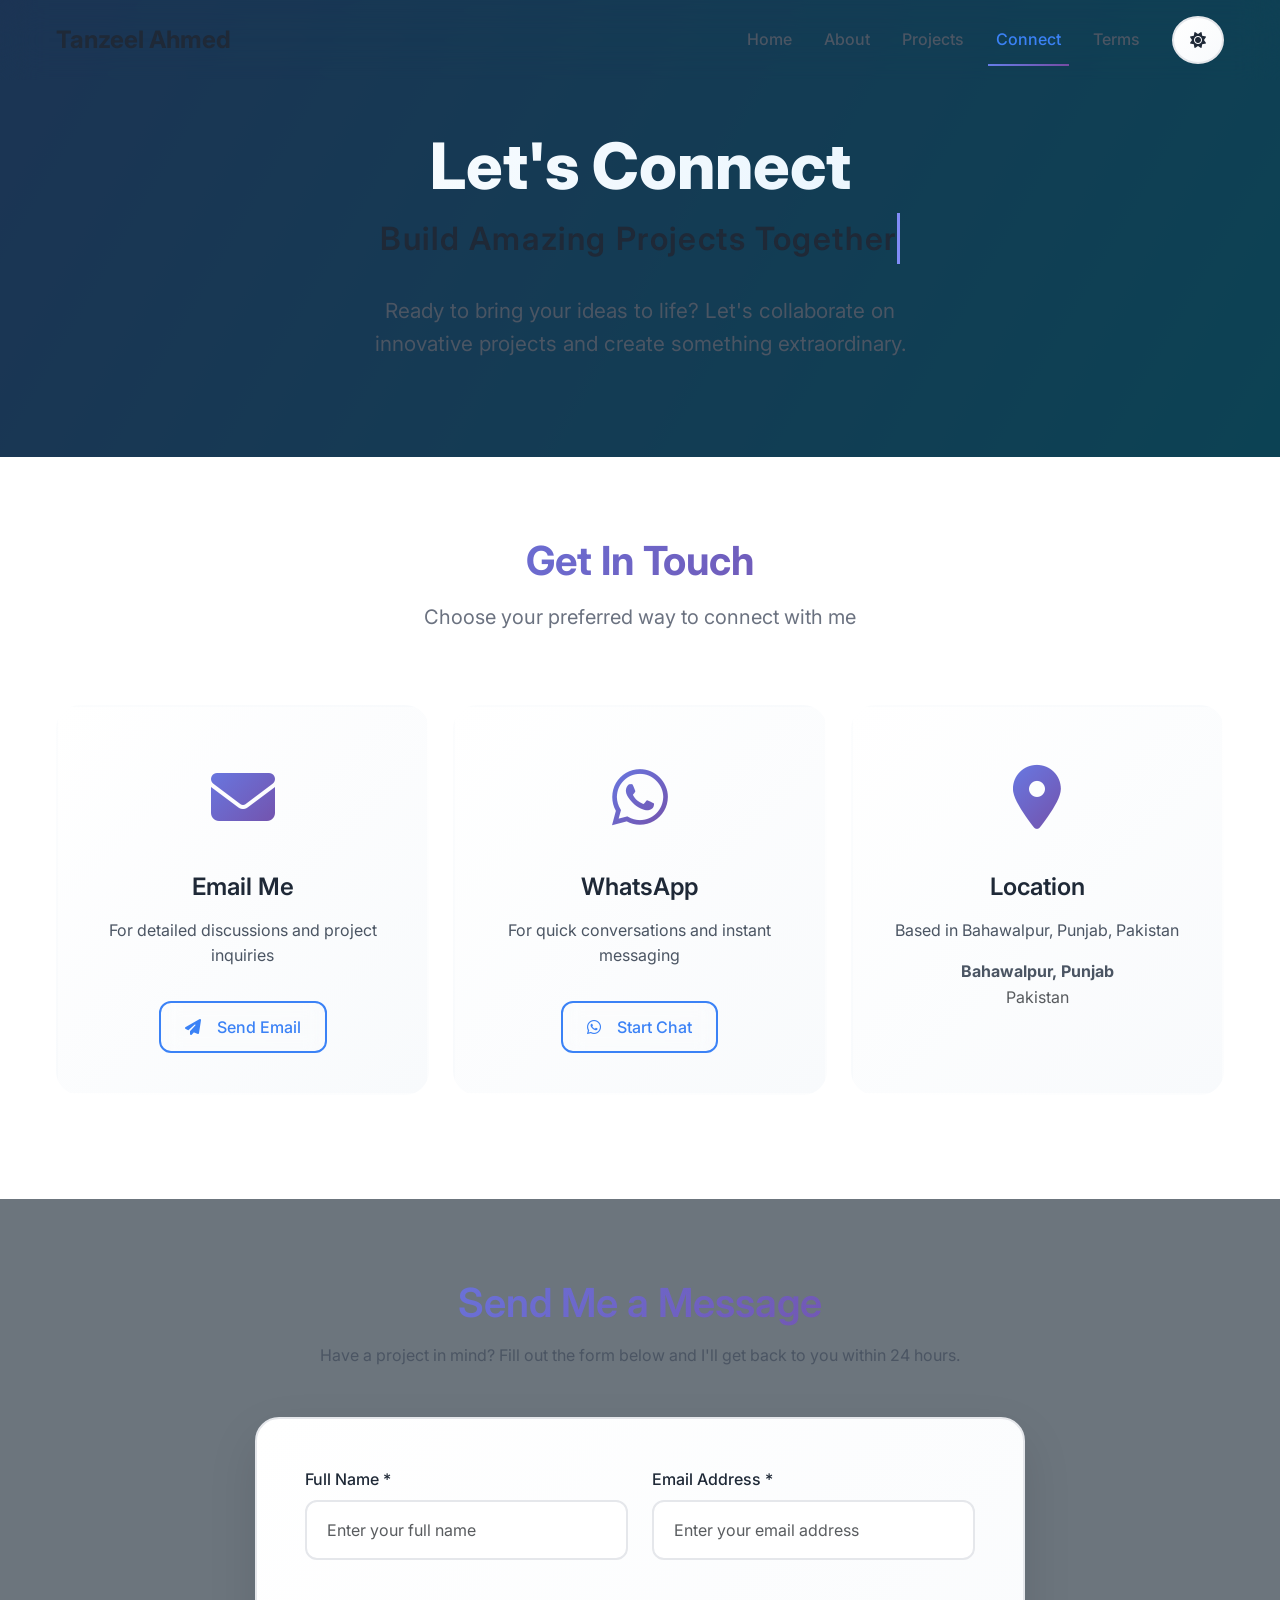
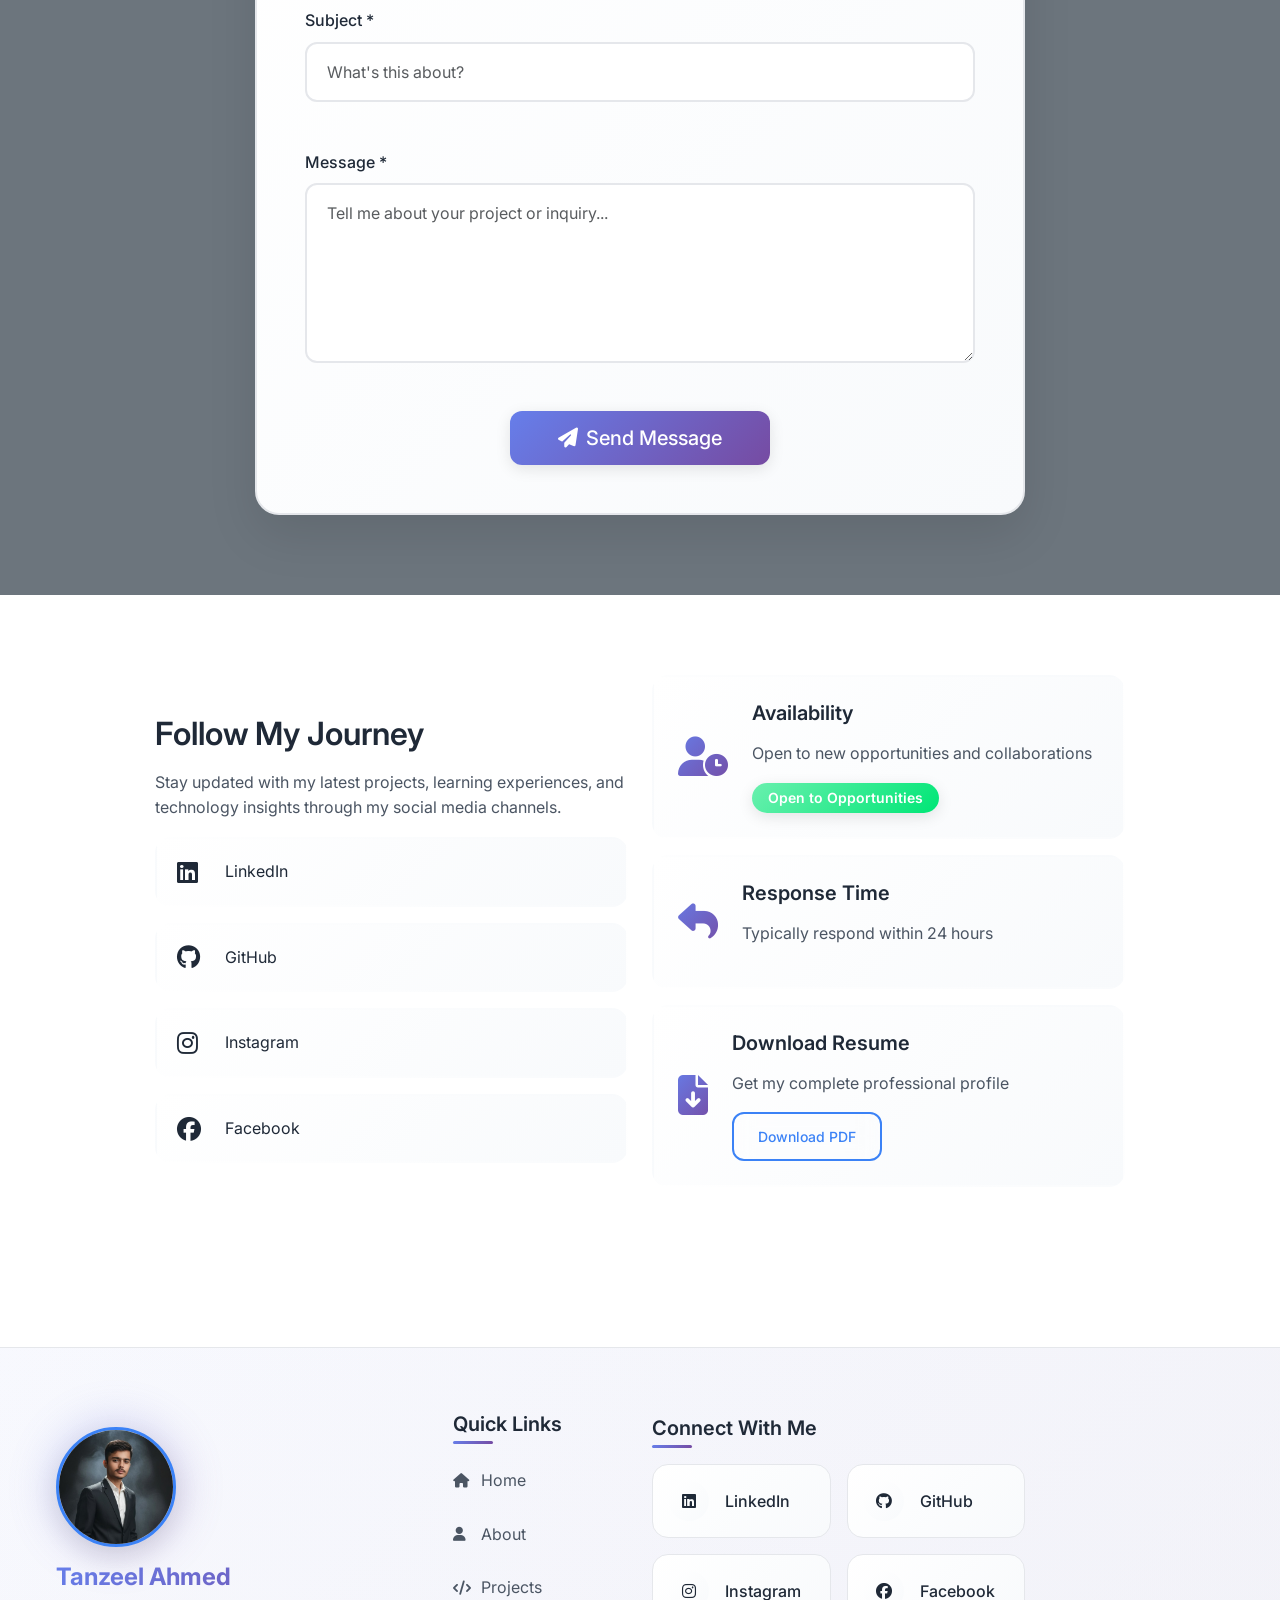
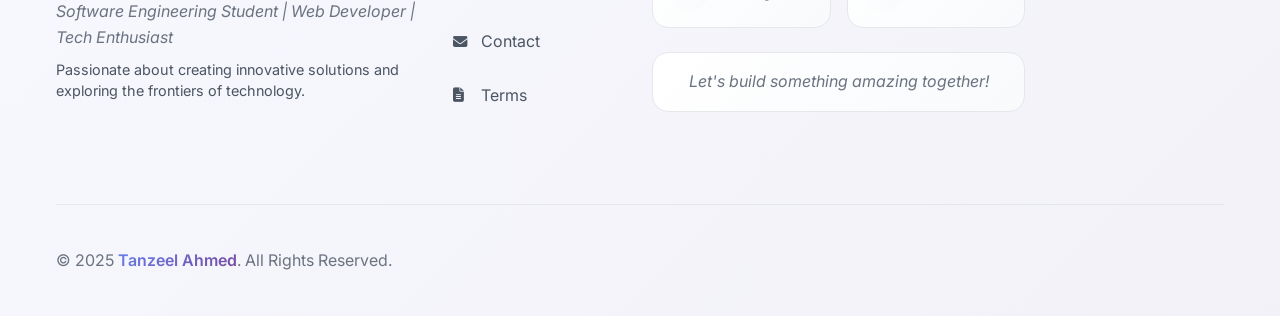
<file: contact.html>
<!DOCTYPE html>
<html lang="en" data-theme="dark">
  <head>
    <meta charset="UTF-8" />
    <meta name="viewport" content="width=device-width, initial-scale=1.0" />
    <title>Contact Tanzeel Ahmed - Let's Connect</title>
    <meta
      name="description"
      content="Get in touch with Tanzeel Ahmed. Available for collaborations, projects, and technology discussions."
    />
    <meta
      name="keywords"
      content="Tanzeel Ahmed, Contact, Connect, Software Engineer, Web Developer"
    />
    <meta name="author" content="Tanzeel Ahmed" />

    <!-- Open Graph -->
    <meta property="og:title" content="Contact Tanzeel Ahmed - Let's Connect" />
    <meta
      property="og:description"
      content="Get in touch with me. Available for collaborations, projects, and technology discussions."
    />
    <meta property="og:type" content="website" />
    <meta
      property="og:url"
      content="https://tanzeel804.github.io/contact.html"
    />
    <meta property="og:image" content="images/profile.jpg" />

    <!-- Bootstrap 5.3 -->
    <link
      href="https://cdn.jsdelivr.net/npm/bootstrap@5.3.0/dist/css/bootstrap.min.css"
      rel="stylesheet"
    />
    <!-- Font Awesome 6 -->
    <link
      rel="stylesheet"
      href="https://cdnjs.cloudflare.com/ajax/libs/font-awesome/6.4.0/css/all.min.css"
    />
    <!-- Google Fonts -->
    <link
      href="https://fonts.googleapis.com/css2?family=Inter:wght@300;400;500;600;700&display=swap"
      rel="stylesheet"
    />
    <!-- AOS Library -->
    <link href="https://unpkg.com/aos@2.3.1/dist/aos.css" rel="stylesheet" />
    <!-- Custom CSS -->
    <link rel="stylesheet" href="css/style.css" />
    <style>
      /* Enhanced Header Layout */
      .header-content {
        max-width: 100%;
        text-align: center;
      }

      .page-title {
        text-align: center;
        font-size: 4rem;
        font-weight: 800;
        margin-bottom: 0.5rem;
        background: linear-gradient(135deg, #ffffff, #e3f2fd);
        -webkit-background-clip: text;
        -webkit-text-fill-color: transparent;
        background-clip: text;
      }

      .typewriter-container {
        text-align: center;
        font-size: 2rem;
        font-weight: 600;
        margin-bottom: 1rem;
        min-height: 2.5rem;
        color: var(--accent-light);
        position: relative;
      }

      .typewriter-text {
        display: inline-block;
        overflow: hidden;
        border-right: 3px solid var(--accent-light);
        white-space: nowrap;
        margin: 0 auto;
        letter-spacing: 0.05em;
        animation: typing 3.5s steps(40, end),
          blink-caret 0.75s step-end infinite;
      }

      @keyframes typing {
        from {
          width: 0;
        }
        to {
          width: 100%;
        }
      }

      @keyframes blink-caret {
        from,
        to {
          border-color: transparent;
        }
        50% {
          border-color: var(--accent-light);
        }
      }

      .page-subtitle {
        text-align: center;
        color: #e3f2fd;
        font-size: 1.3rem;
        max-width: 600px;
        margin: 0 auto 2rem;
        line-height: 1.6;
      }

      [data-theme="light"] .page-subtitle {
        color: #4b5563;
      }

      /* Enhanced Contact Cards - Fixed Hover */
      .contact-method-card {
        background: var(--gradient-card);
        border-radius: 1.5rem;
        padding: 2.5rem;
        text-align: center;
        transition: all 0.4s cubic-bezier(0.175, 0.885, 0.32, 1.275);
        border: 2px solid transparent;
        height: 100%;
        position: relative;
        overflow: hidden;
      }

      .contact-method-card:hover {
        transform: translateY(-12px) scale(1.02);
        box-shadow: 0 25px 50px rgba(255, 107, 107, 0.2);
        border-color: var(--accent);
      }

      .contact-icon-enhanced {
        font-size: 4rem;
        margin-bottom: 1.5rem;
        background: var(--gradient-primary);
        -webkit-background-clip: text;
        -webkit-text-fill-color: transparent;
        background-clip: text;
        transition: all 0.4s cubic-bezier(0.175, 0.885, 0.32, 1.275);
        display: inline-block;
      }

      .contact-method-card:hover .contact-icon-enhanced {
        transform: scale(1.3) rotate(10deg);
        background: var(--gradient-primary);
        -webkit-background-clip: text;
        -webkit-text-fill-color: transparent;
      }

      .contact-method-card:hover .btn-outline {
        background: var(--accent);
        color: white;
        border-color: var(--accent);
      }

      /* Enhanced Form */
      .contact-form-container {
        background: var(--gradient-card);
        padding: 3rem;
        border-radius: 1.5rem;
        box-shadow: 0 20px 50px var(--shadow);
        border: 2px solid var(--border);
        position: relative;
        overflow: hidden;
        transition: all 0.3s ease;
      }

      .contact-form-container:hover {
        transform: translateY(-5px);
        box-shadow: 0 25px 60px var(--shadow);
      }

      .form-control {
        transition: all 0.3s ease;
        border: 2px solid var(--border);
        background: var(--bg-primary);
        font-size: 1rem;
        padding: 1rem 1.25rem;
        border-radius: 0.75rem;
      }

      .form-control:focus {
        transform: translateY(-3px);
        box-shadow: 0 10px 30px rgba(255, 107, 107, 0.3);
        border-color: var(--accent);
        background: var(--gradient-card);
      }

      /* Enhanced Floating Animation */
      @keyframes enhanced-float {
        0%,
        100% {
          transform: translateY(0px) rotate(0deg);
        }
        33% {
          transform: translateY(-15px) rotate(1deg);
        }
        66% {
          transform: translateY(-8px) rotate(-1deg);
        }
      }

      .enhanced-float {
        animation: enhanced-float 4s ease-in-out infinite;
      }

      .float-delay-1 {
        animation-delay: 0.7s;
      }

      .float-delay-2 {
        animation-delay: 1.4s;
      }

      /* Enhanced Pulse Animation */
      @keyframes enhanced-pulse {
        0%,
        100% {
          transform: scale(1);
        }
        50% {
          transform: scale(1.1);
        }
      }

      .enhanced-pulse {
        animation: enhanced-pulse 3s ease-in-out infinite;
      }

      /* Scroll Progress Indicator */
      .scroll-progress {
        position: fixed;
        top: 76px;
        left: 0;
        width: 0%;
        height: 4px;
        background: var(--gradient-primary);
        z-index: 999;
        transition: width 0.1s ease;
        box-shadow: 0 2px 10px rgba(255, 107, 107, 0.5);
      }

      /* Enhanced Social Links */
      .social-link-large {
        display: flex;
        align-items: center;
        gap: 1rem;
        padding: 1.25rem;
        background: var(--gradient-card);
        border-radius: 1rem;
        color: var(--text-primary);
        text-decoration: none;
        transition: all 0.4s cubic-bezier(0.175, 0.885, 0.32, 1.275);
        border: 2px solid transparent;
        position: relative;
        overflow: hidden;
      }

      .social-link-large:hover {
        color: white;
        transform: translateX(10px) scale(1.05);
        box-shadow: 0 10px 25px rgba(255, 107, 107, 0.3);
        border-color: transparent;
        background: var(--gradient-primary);
      }

      .social-link-large i {
        font-size: 1.5rem;
        width: 2rem;
        transition: transform 0.3s ease;
      }

      .social-link-large:hover i {
        transform: scale(1.2) rotate(10deg);
      }

      /* Enhanced Info Cards */
      .info-card {
        display: flex;
        align-items: center;
        gap: 1.5rem;
        padding: 1.5rem;
        background: var(--gradient-card);
        border-radius: 1rem;
        margin-bottom: 1rem;
        border: 2px solid transparent;
        transition: all 0.3s ease;
      }

      .info-card:hover {
        transform: translateX(8px) scale(1.02);
        box-shadow: 0 10px 30px var(--shadow);
        border-color: var(--accent);
      }

      .info-icon {
        font-size: 2.5rem;
        background: var(--gradient-primary);
        -webkit-background-clip: text;
        -webkit-text-fill-color: transparent;
        background-clip: text;
        transition: all 0.3s ease;
      }

      .info-card:hover .info-icon {
        transform: scale(1.2);
      }

      .info-card:hover .btn-outline {
        background: var(--accent);
        color: white;
        border-color: var(--accent);
      }

      /* Enhanced Success Modal */
      .success-icon {
        font-size: 5rem;
        background: var(--gradient-success);
        -webkit-background-clip: text;
        -webkit-text-fill-color: transparent;
        background-clip: text;
        margin-bottom: 1.5rem;
        animation: enhanced-pulse 2s ease-in-out infinite;
      }

      /* Responsive Design */
      @media (max-width: 768px) {
        .page-title {
          font-size: 2.8rem !important;
        }

        .typewriter-container {
          font-size: 1.6rem !important;
        }

        .page-subtitle {
          font-size: 1.1rem !important;
        }

        .contact-form-container {
          padding: 2rem;
        }

        .contact-method-card {
          padding: 2rem;
        }

        .contact-icon-enhanced {
          font-size: 3rem;
        }
      }

      @media (max-width: 576px) {
        .page-title {
          font-size: 2.2rem !important;
        }

        .typewriter-container {
          font-size: 1.3rem !important;
        }

        .contact-form-container {
          padding: 1.5rem;
        }
      }

      /* Additional Enhancements */
      .contact-intro h2 {
        background: var(--gradient-primary);
        -webkit-background-clip: text;
        -webkit-text-fill-color: transparent;
        background-clip: text;
        margin-bottom: 1rem;
      }

      .btn-primary {
        transition: all 0.3s ease;
        position: relative;
        overflow: hidden;
      }

      .btn-primary:hover {
        transform: translateY(-3px);
        box-shadow: 0 10px 25px rgba(255, 107, 107, 0.4);
      }
    </style>
  </head>
  <body>
    <!-- Scroll Progress Indicator -->
    <div class="scroll-progress" id="scrollProgress"></div>

    <!-- Navigation Bar -->
    <nav class="navbar navbar-expand-lg fixed-top">
      <div class="container">
        <a class="navbar-brand" href="index.html">Tanzeel Ahmed</a>
        <button
          class="navbar-toggler"
          type="button"
          data-bs-toggle="collapse"
          data-bs-target="#navbarNav"
        >
          <span class="navbar-toggler-icon"></span>
        </button>
        <div class="collapse navbar-collapse" id="navbarNav">
          <ul class="navbar-nav ms-auto">
            <li class="nav-item">
              <a class="nav-link" href="index.html">Home</a>
            </li>
            <li class="nav-item">
              <a class="nav-link" href="about.html">About</a>
            </li>
            <li class="nav-item">
              <a class="nav-link" href="projects.html">Projects</a>
            </li>
            <li class="nav-item">
              <a class="nav-link active" href="contact.html">Connect</a>
            </li>
            <li class="nav-item">
              <a class="nav-link" href="terms.html">Terms</a>
            </li>
          </ul>
          <button class="btn btn-theme-toggle ms-3" id="themeToggle">
            <i class="fas fa-moon"></i>
          </button>
        </div>
      </div>
    </nav>

    <!-- Page Header -->
    <section class="page-header">
      <div class="container">
        <div class="row">
          <div class="col-lg-12">
            <div class="header-content" data-aos="fade-up">
              <h1 class="page-title mb-2">Let's Connect</h1>
              <div
                class="typewriter-container mb-3"
                data-aos="fade-up"
                data-aos-delay="200"
              >
                <span class="typewriter-text"
                  >Build Amazing Projects Together</span
                >
              </div>
              <p class="page-subtitle" data-aos="fade-up" data-aos-delay="400">
                Ready to bring your ideas to life? Let's collaborate on
                innovative projects and create something extraordinary.
              </p>
            </div>
          </div>
        </div>
      </div>
    </section>

    <!-- Contact Information -->
    <section class="section-padding">
      <div class="container">
        <div class="row">
          <div class="col-lg-8 mx-auto text-center" data-aos="fade-up">
            <h2 class="section-title">Get In Touch</h2>
            <p class="section-subtitle">
              Choose your preferred way to connect with me
            </p>
          </div>
        </div>
        <div class="row mt-4">
          <div class="col-lg-4 col-md-6 mb-4" data-aos="fade-up">
            <div class="contact-method-card enhanced-float">
              <div class="contact-icon-enhanced enhanced-pulse">
                <i class="fas fa-envelope"></i>
              </div>
              <h4>Email Me</h4>
              <p>For detailed discussions and project inquiries</p>
              <a
                href="mailto:tanzeel.ahmed.se@gmail.com"
                class="btn btn-outline mt-3"
              >
                <i class="fas fa-paper-plane me-2"></i>Send Email
              </a>
            </div>
          </div>
          <div
            class="col-lg-4 col-md-6 mb-4"
            data-aos="fade-up"
            data-aos-delay="100"
          >
            <div class="contact-method-card enhanced-float float-delay-1">
              <div class="contact-icon-enhanced enhanced-pulse">
                <i class="fab fa-whatsapp"></i>
              </div>
              <h4>WhatsApp</h4>
              <p>For quick conversations and instant messaging</p>
              <a
                href="https://wa.me/923001234567"
                target="_blank"
                class="btn btn-outline mt-3"
              >
                <i class="fab fa-whatsapp me-2"></i>Start Chat
              </a>
            </div>
          </div>
          <div
            class="col-lg-4 col-md-6 mb-4"
            data-aos="fade-up"
            data-aos-delay="200"
          >
            <div class="contact-method-card enhanced-float float-delay-2">
              <div class="contact-icon-enhanced enhanced-pulse">
                <i class="fas fa-map-marker-alt"></i>
              </div>
              <h4>Location</h4>
              <p>Based in Bahawalpur, Punjab, Pakistan</p>
              <div class="location-info mt-3">
                <p class="mb-0"><strong>Bahawalpur, Punjab</strong></p>
                <p class="text-muted">Pakistan</p>
              </div>
            </div>
          </div>
        </div>
      </div>
    </section>

    <!-- Contact Form Section -->
    <section class="section-padding bg-secondary">
      <div class="container">
        <div class="row">
          <div class="col-lg-8 mx-auto">
            <div class="contact-intro text-center mb-5" data-aos="fade-up">
              <h2>Send Me a Message</h2>
              <p>
                Have a project in mind? Fill out the form below and I'll get
                back to you within 24 hours.
              </p>
            </div>
          </div>
        </div>

        <div class="row">
          <div class="col-lg-8 mx-auto">
            <div class="contact-form-container" data-aos="fade-up">
              <form id="contactForm" class="contact-form">
                <div class="row">
                  <div class="col-md-6">
                    <div class="form-group">
                      <label for="name" class="form-label">Full Name *</label>
                      <input
                        type="text"
                        class="form-control"
                        id="name"
                        name="name"
                        required
                        minlength="2"
                        placeholder="Enter your full name"
                      />
                      <div class="form-error" id="nameError"></div>
                    </div>
                  </div>
                  <div class="col-md-6">
                    <div class="form-group">
                      <label for="email" class="form-label"
                        >Email Address *</label
                      >
                      <input
                        type="email"
                        class="form-control"
                        id="email"
                        name="email"
                        required
                        placeholder="Enter your email address"
                      />
                      <div class="form-error" id="emailError"></div>
                    </div>
                  </div>
                </div>
                <div class="form-group">
                  <label for="subject" class="form-label">Subject *</label>
                  <input
                    type="text"
                    class="form-control"
                    id="subject"
                    name="subject"
                    required
                    minlength="5"
                    placeholder="What's this about?"
                  />
                  <div class="form-error" id="subjectError"></div>
                </div>
                <div class="form-group">
                  <label for="message" class="form-label">Message *</label>
                  <textarea
                    class="form-control"
                    id="message"
                    name="message"
                    rows="6"
                    required
                    minlength="10"
                    placeholder="Tell me about your project or inquiry..."
                  ></textarea>
                  <div class="form-error" id="messageError"></div>
                </div>
                <div class="form-actions text-center">
                  <button
                    type="submit"
                    class="btn btn-primary btn-lg px-5"
                    id="submitBtn"
                  >
                    <span class="btn-text">
                      <i class="fas fa-paper-plane me-2"></i>Send Message
                    </span>
                    <div class="btn-loading d-none">
                      <span
                        class="spinner-border spinner-border-sm"
                        role="status"
                      ></span>
                      Sending...
                    </div>
                  </button>
                </div>
              </form>
            </div>
          </div>
        </div>
      </div>
    </section>

    <!-- Social Media & Additional Info -->
    <section class="section-padding">
      <div class="container">
        <div class="row">
          <div class="col-lg-10 mx-auto">
            <div class="social-connect" data-aos="fade-up">
              <div class="row align-items-center">
                <div class="col-lg-6">
                  <h3>Follow My Journey</h3>
                  <p>
                    Stay updated with my latest projects, learning experiences,
                    and technology insights through my social media channels.
                  </p>
                  <div class="social-links-large">
                    <a
                      href="https://www.linkedin.com/in/tanzeel-ahmed-b21288397/"
                      target="_blank"
                      class="social-link-large"
                    >
                      <i class="fab fa-linkedin"></i>
                      <span>LinkedIn</span>
                    </a>
                    <a
                      href="https://github.com/Tanzeel804"
                      target="_blank"
                      class="social-link-large"
                    >
                      <i class="fab fa-github"></i>
                      <span>GitHub</span>
                    </a>
                    <a
                      href="https://www.instagram.com/tanzeelahmedpov/"
                      target="_blank"
                      class="social-link-large"
                    >
                      <i class="fab fa-instagram"></i>
                      <span>Instagram</span>
                    </a>
                    <a
                      href="https://www.facebook.com/tanzeelahmedpov"
                      target="_blank"
                      class="social-link-large"
                    >
                      <i class="fab fa-facebook"></i>
                      <span>Facebook</span>
                    </a>
                  </div>
                </div>
                <div class="col-lg-6">
                  <div class="additional-info">
                    <div class="info-card">
                      <div class="info-icon">
                        <i class="fas fa-user-clock"></i>
                      </div>
                      <div class="info-content">
                        <h5>Availability</h5>
                        <p>Open to new opportunities and collaborations</p>
                        <span class="badge availability-badge"
                          >Open to Opportunities</span
                        >
                      </div>
                    </div>
                    <div class="info-card">
                      <div class="info-icon">
                        <i class="fas fa-reply"></i>
                      </div>
                      <div class="info-content">
                        <h5>Response Time</h5>
                        <p>Typically respond within 24 hours</p>
                      </div>
                    </div>
                    <div class="info-card">
                      <div class="info-icon">
                        <i class="fas fa-file-download"></i>
                      </div>
                      <div class="info-content">
                        <h5>Download Resume</h5>
                        <p>Get my complete professional profile</p>
                        <a
                          href="./My resume (3).pdf"
                          class="btn btn-sm btn-outline"
                          download
                        >
                          Download PDF
                        </a>
                      </div>
                    </div>
                  </div>
                </div>
              </div>
            </div>
          </div>
        </div>
      </div>
    </section>

    <!-- Success Modal -->
    <div class="modal fade" id="successModal" tabindex="-1">
      <div class="modal-dialog modal-dialog-centered">
        <div class="modal-content">
          <div class="modal-body text-center p-5">
            <div class="success-icon">
              <i class="fas fa-check-circle"></i>
            </div>
            <h3>Message Sent Successfully!</h3>
            <p>
              Thank you for reaching out. I'll get back to you as soon as
              possible.
            </p>
            <button
              type="button"
              class="btn btn-primary"
              data-bs-dismiss="modal"
            >
              Close
            </button>
          </div>
        </div>
      </div>
    </div>

    <!-- Footer -->
    <footer class="footer">
      <div class="container">
        <div class="row align-items-center">
          <!-- Profile Section with Picture -->
          <div class="col-lg-4 mb-4 text-center text-lg-start">
            <div class="footer-profile" data-aos="fade-right">
              <div class="profile-image-container mb-3">
                <img
                  src="./images/WhatsApp Image 2025-11-15 at 4.20.26 PM.jpeg"
                  alt="Tanzeel Ahmed"
                  class="footer-profile-img"
                />
                <div class="image-glow-footer"></div>
              </div>
              <h5 class="footer-name">Tanzeel Ahmed</h5>
              <p class="footer-about">
                Software Engineering Student | Web Developer | Tech Enthusiast
              </p>
              <p class="footer-passion">
                Passionate about creating innovative solutions and exploring the
                frontiers of technology.
              </p>
            </div>
          </div>

          <!-- Quick Links -->
          <div class="col-lg-2 mb-4" data-aos="fade-up" data-aos-delay="100">
            <h5 class="footer-heading">Quick Links</h5>
            <ul class="footer-links">
              <li>
                <a href="index.html" class="footer-link">
                  <i class="fas fa-home me-2"></i>Home
                </a>
              </li>
              <li>
                <a href="about.html" class="footer-link">
                  <i class="fas fa-user me-2"></i>About
                </a>
              </li>
              <li>
                <a href="projects.html" class="footer-link">
                  <i class="fas fa-code me-2"></i>Projects
                </a>
              </li>
              <li>
                <a href="contact.html" class="footer-link">
                  <i class="fas fa-envelope me-2"></i>Contact
                </a>
              </li>
              <li>
                <a href="terms.html" class="footer-link">
                  <i class="fas fa-file-alt me-2"></i>Terms
                </a>
              </li>
            </ul>
          </div>

          <!-- Social Links -->
          <div class="col-lg-4 mb-4" data-aos="fade-left" data-aos-delay="200">
            <h5 class="footer-heading">Connect With Me</h5>
            <div class="social-links-enhanced">
              <a
                href="https://www.linkedin.com/in/tanzeel-ahmed-b21288397/"
                target="_blank"
                class="social-link-enhanced"
                data-aos="zoom-in"
                data-aos-delay="300"
              >
                <div class="social-icon">
                  <i class="fab fa-linkedin"></i>
                </div>
                <span class="social-text">LinkedIn</span>
              </a>
              <a
                href="https://github.com/Tanzeel804"
                target="_blank"
                class="social-link-enhanced"
                data-aos="zoom-in"
                data-aos-delay="400"
              >
                <div class="social-icon">
                  <i class="fab fa-github"></i>
                </div>
                <span class="social-text">GitHub</span>
              </a>
              <a
                href="https://www.instagram.com/tanzeelahmedpov/"
                target="_blank"
                class="social-link-enhanced"
                data-aos="zoom-in"
                data-aos-delay="500"
              >
                <div class="social-icon">
                  <i class="fab fa-instagram"></i>
                </div>
                <span class="social-text">Instagram</span>
              </a>
              <a
                href="https://www.facebook.com/tanzeelahmedpov"
                target="_blank"
                class="social-link-enhanced"
                data-aos="zoom-in"
                data-aos-delay="600"
              >
                <div class="social-icon">
                  <i class="fab fa-facebook"></i>
                </div>
                <span class="social-text">Facebook</span>
              </a>
            </div>
            <p class="footer-cta mt-4" data-aos="fade-up" data-aos-delay="700">
              Let's build something amazing together!
            </p>
          </div>
        </div>

        <!-- Footer Bottom -->
        <div class="footer-bottom" data-aos="fade-up">
          <div class="row align-items-center">
            <div class="col-md-6">
              <p class="footer-copyright">
                &copy; 2025 <span class="highlight-name">Tanzeel Ahmed</span>.
                All Rights Reserved.
              </p>
            </div>
            <div class="col-md-6 text-md-end">
              <button class="back-to-top-enhanced" id="backToTop">
                <i class="fas fa-arrow-up"></i>
                <span class="back-to-top-text">Back to Top</span>
              </button>
            </div>
          </div>
        </div>
      </div>
    </footer>

    <!-- Scripts -->
    <script src="https://cdn.jsdelivr.net/npm/bootstrap@5.3.0/dist/js/bootstrap.bundle.min.js"></script>
    <script src="https://unpkg.com/aos@2.3.1/dist/aos.js"></script>
    <script>
      // Initialize AOS
      AOS.init({
        duration: 1000,
        once: true,
        offset: 100,
      });

      // Scroll Progress Indicator
      window.addEventListener("scroll", function () {
        const winHeight = window.innerHeight;
        const docHeight = document.documentElement.scrollHeight;
        const scrollTop =
          window.pageYOffset || document.documentElement.scrollTop;
        const scrollPercent = (scrollTop / (docHeight - winHeight)) * 100;
        const scrollProgress = document.getElementById("scrollProgress");
        if (scrollProgress) {
          scrollProgress.style.width = scrollPercent + "%";
        }
      });

      // Enhanced Form Handling
      document.addEventListener("DOMContentLoaded", function () {
        const contactForm = document.getElementById("contactForm");
        const submitBtn = document.getElementById("submitBtn");

        if (contactForm) {
          contactForm.addEventListener("submit", function (e) {
            e.preventDefault();

            // Show loading state
            const btnText = submitBtn.querySelector(".btn-text");
            const btnLoading = submitBtn.querySelector(".btn-loading");

            btnText.classList.add("d-none");
            btnLoading.classList.remove("d-none");

            // Simulate form submission
            setTimeout(() => {
              // Show success modal
              const successModal = new bootstrap.Modal(
                document.getElementById("successModal")
              );
              successModal.show();

              // Reset form and button
              contactForm.reset();
              btnText.classList.remove("d-none");
              btnLoading.classList.add("d-none");
            }, 2000);
          });
        }
      });
    </script>
    <script src="js/main.js"></script>
  </body>
</html>
</file>
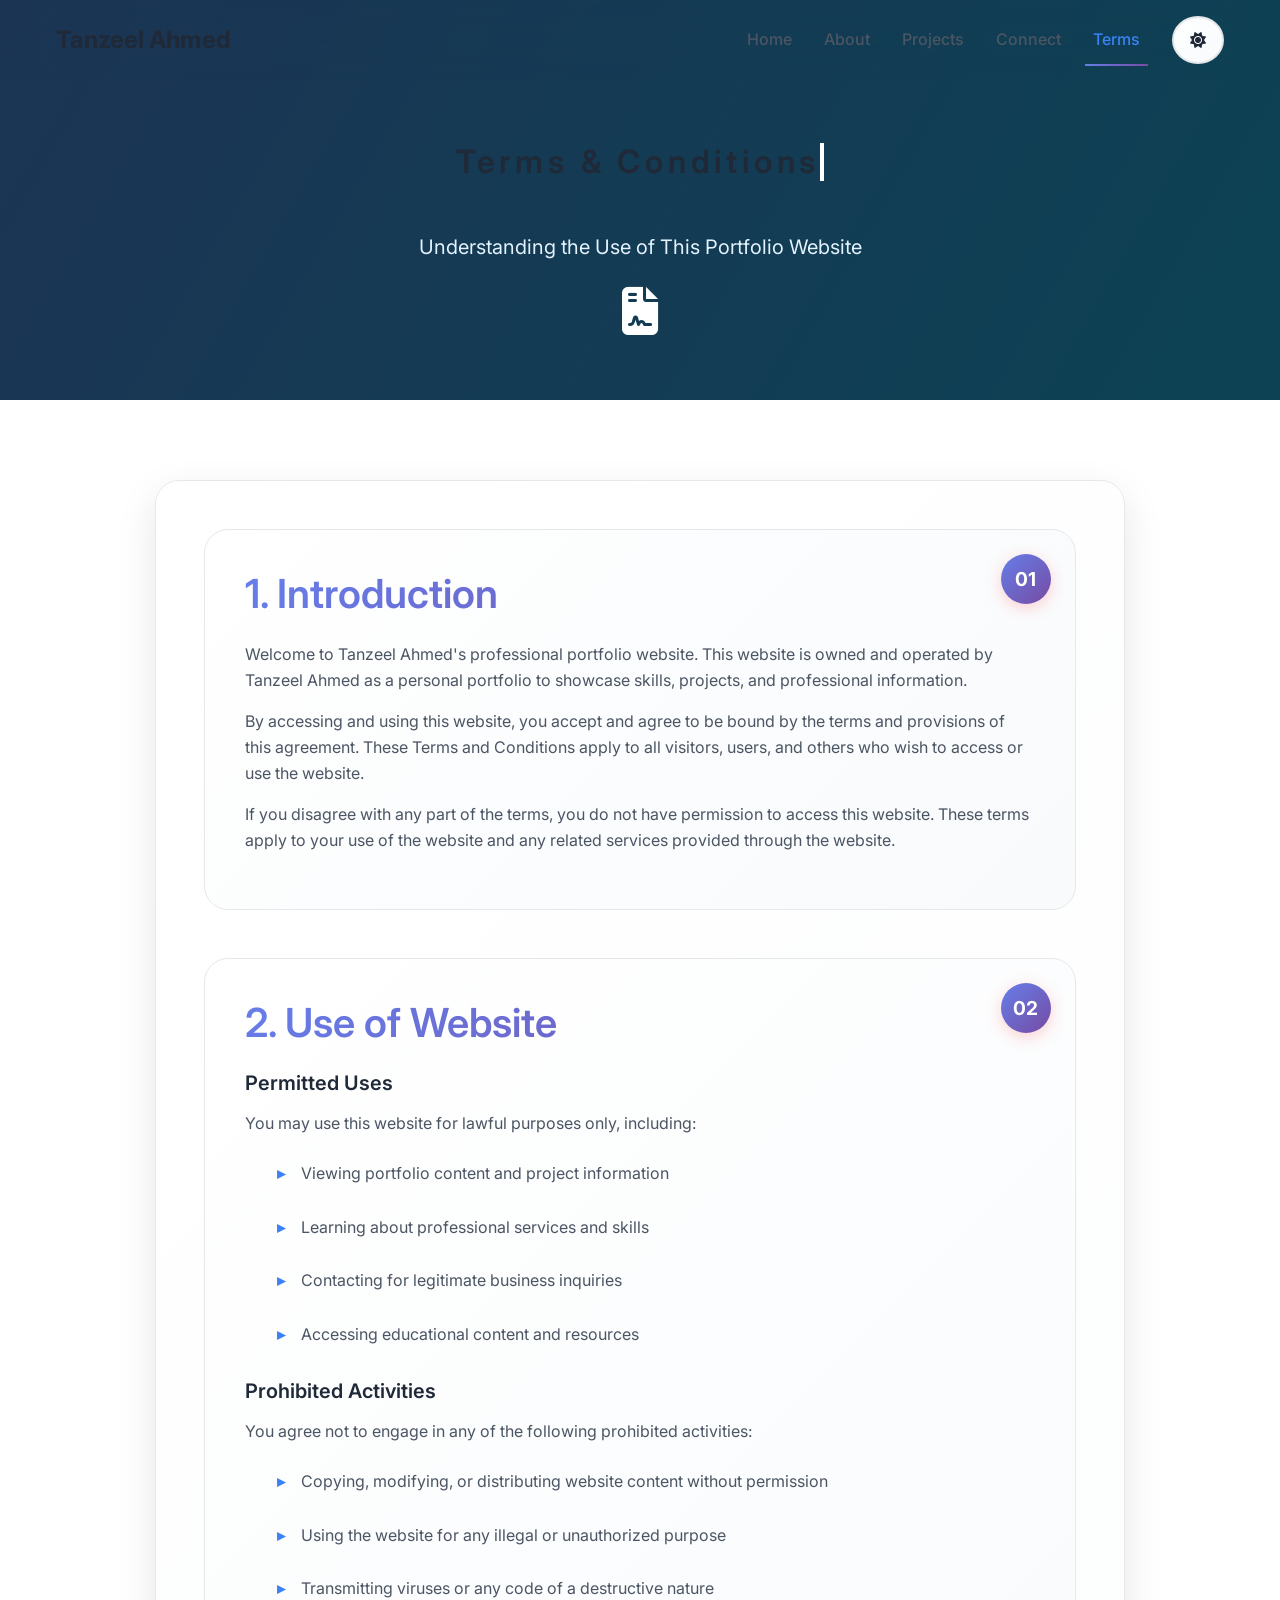
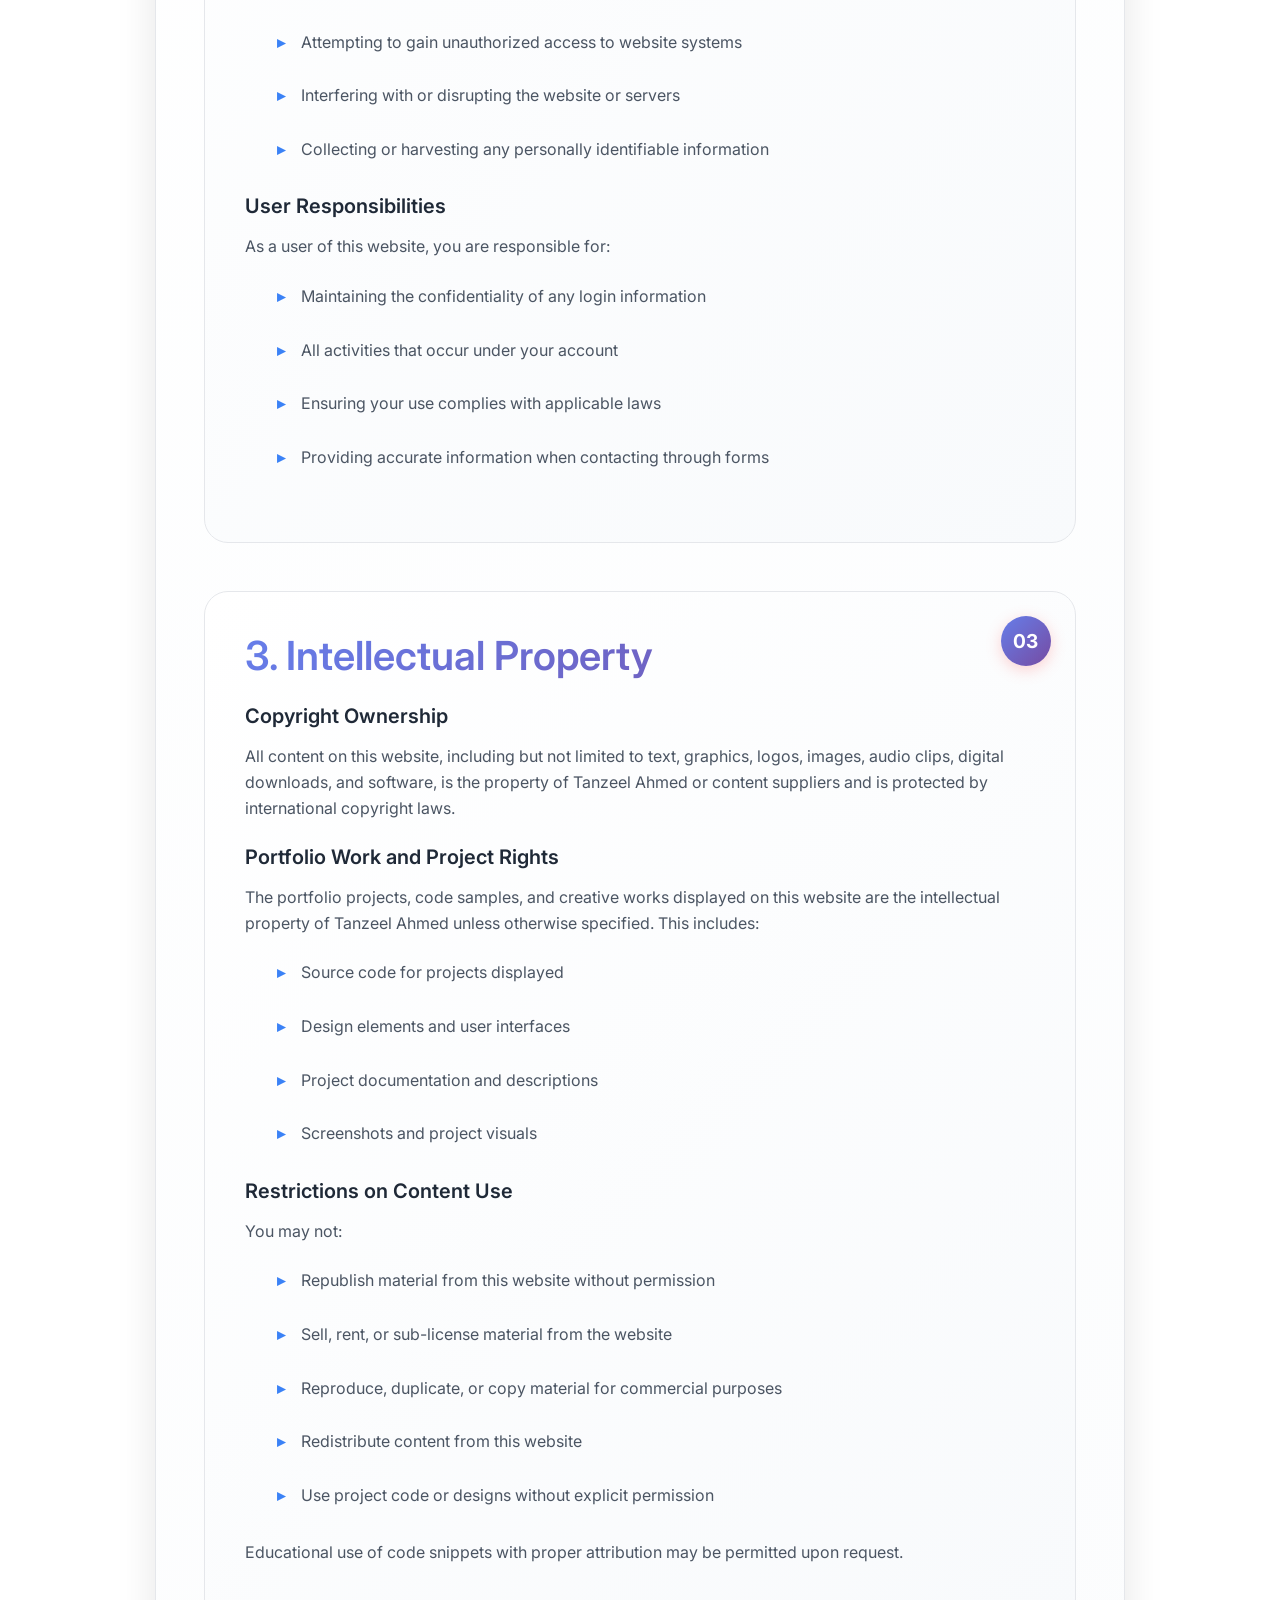
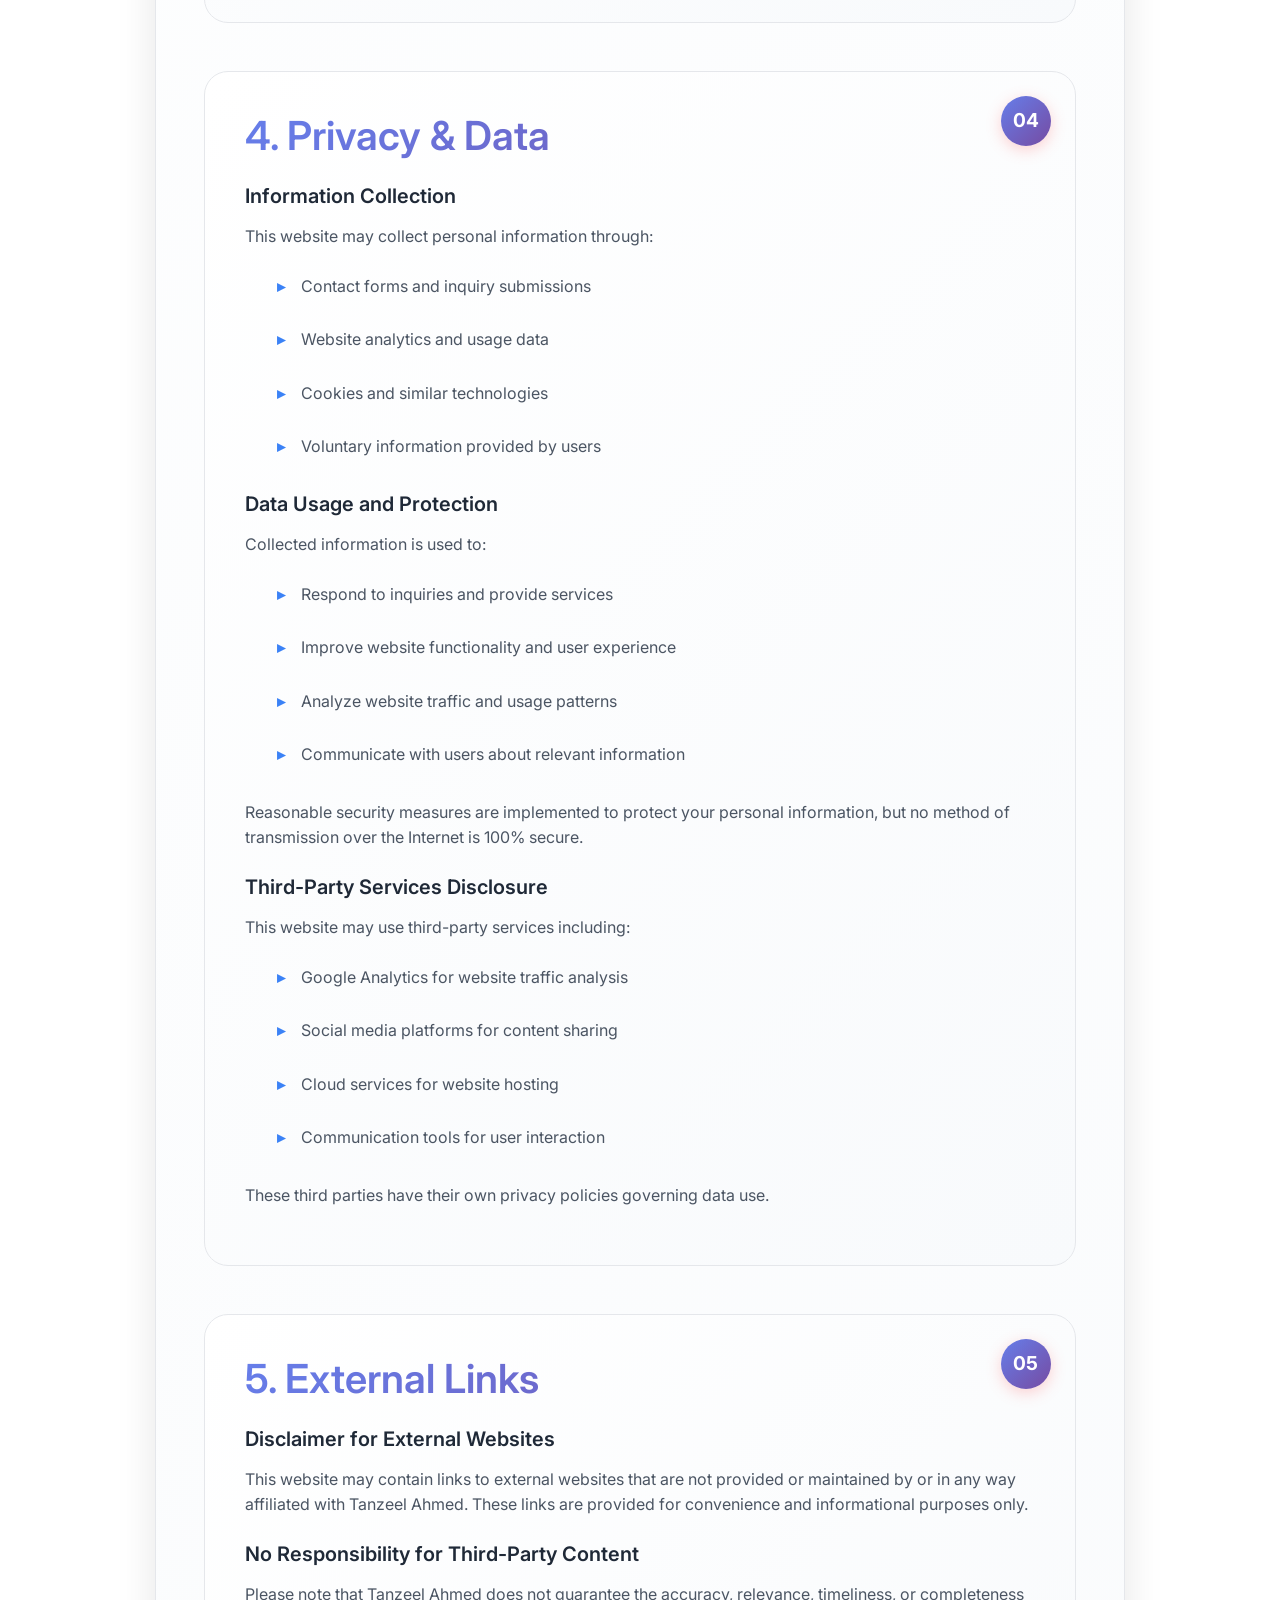
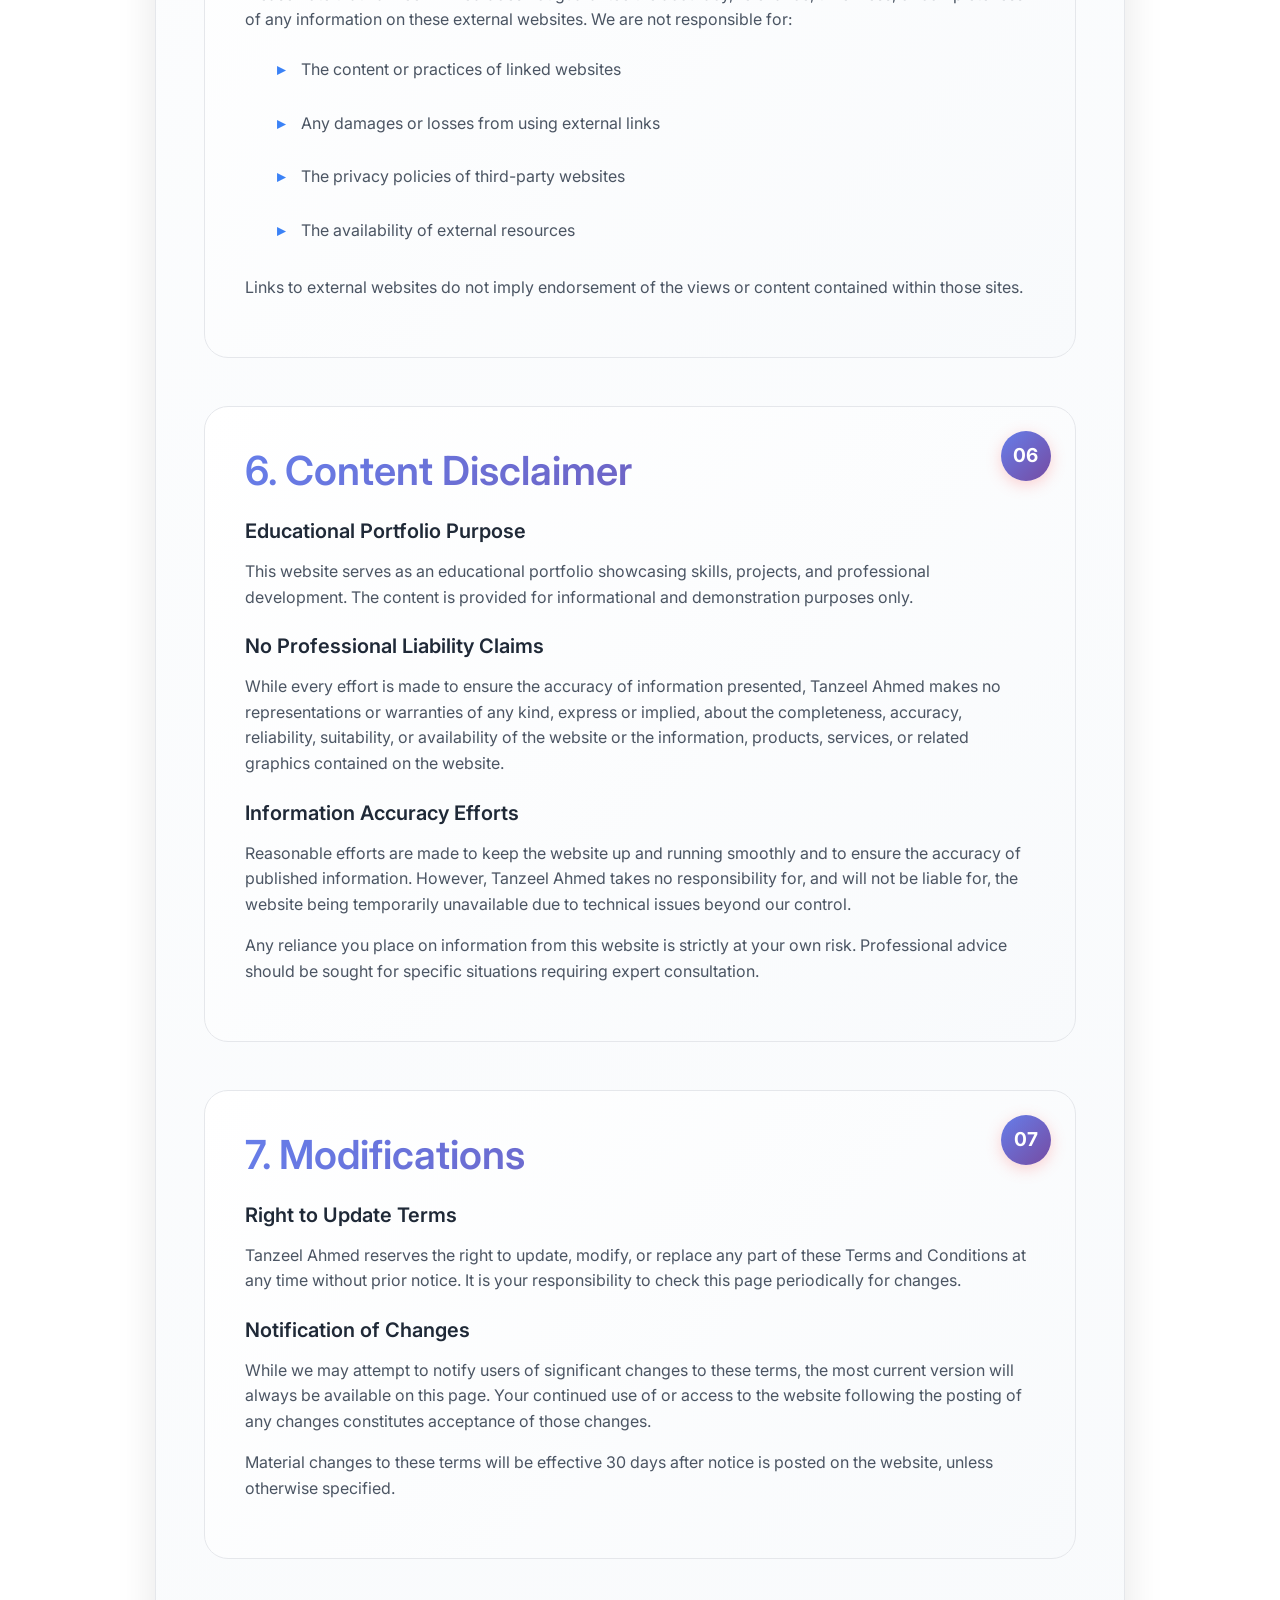
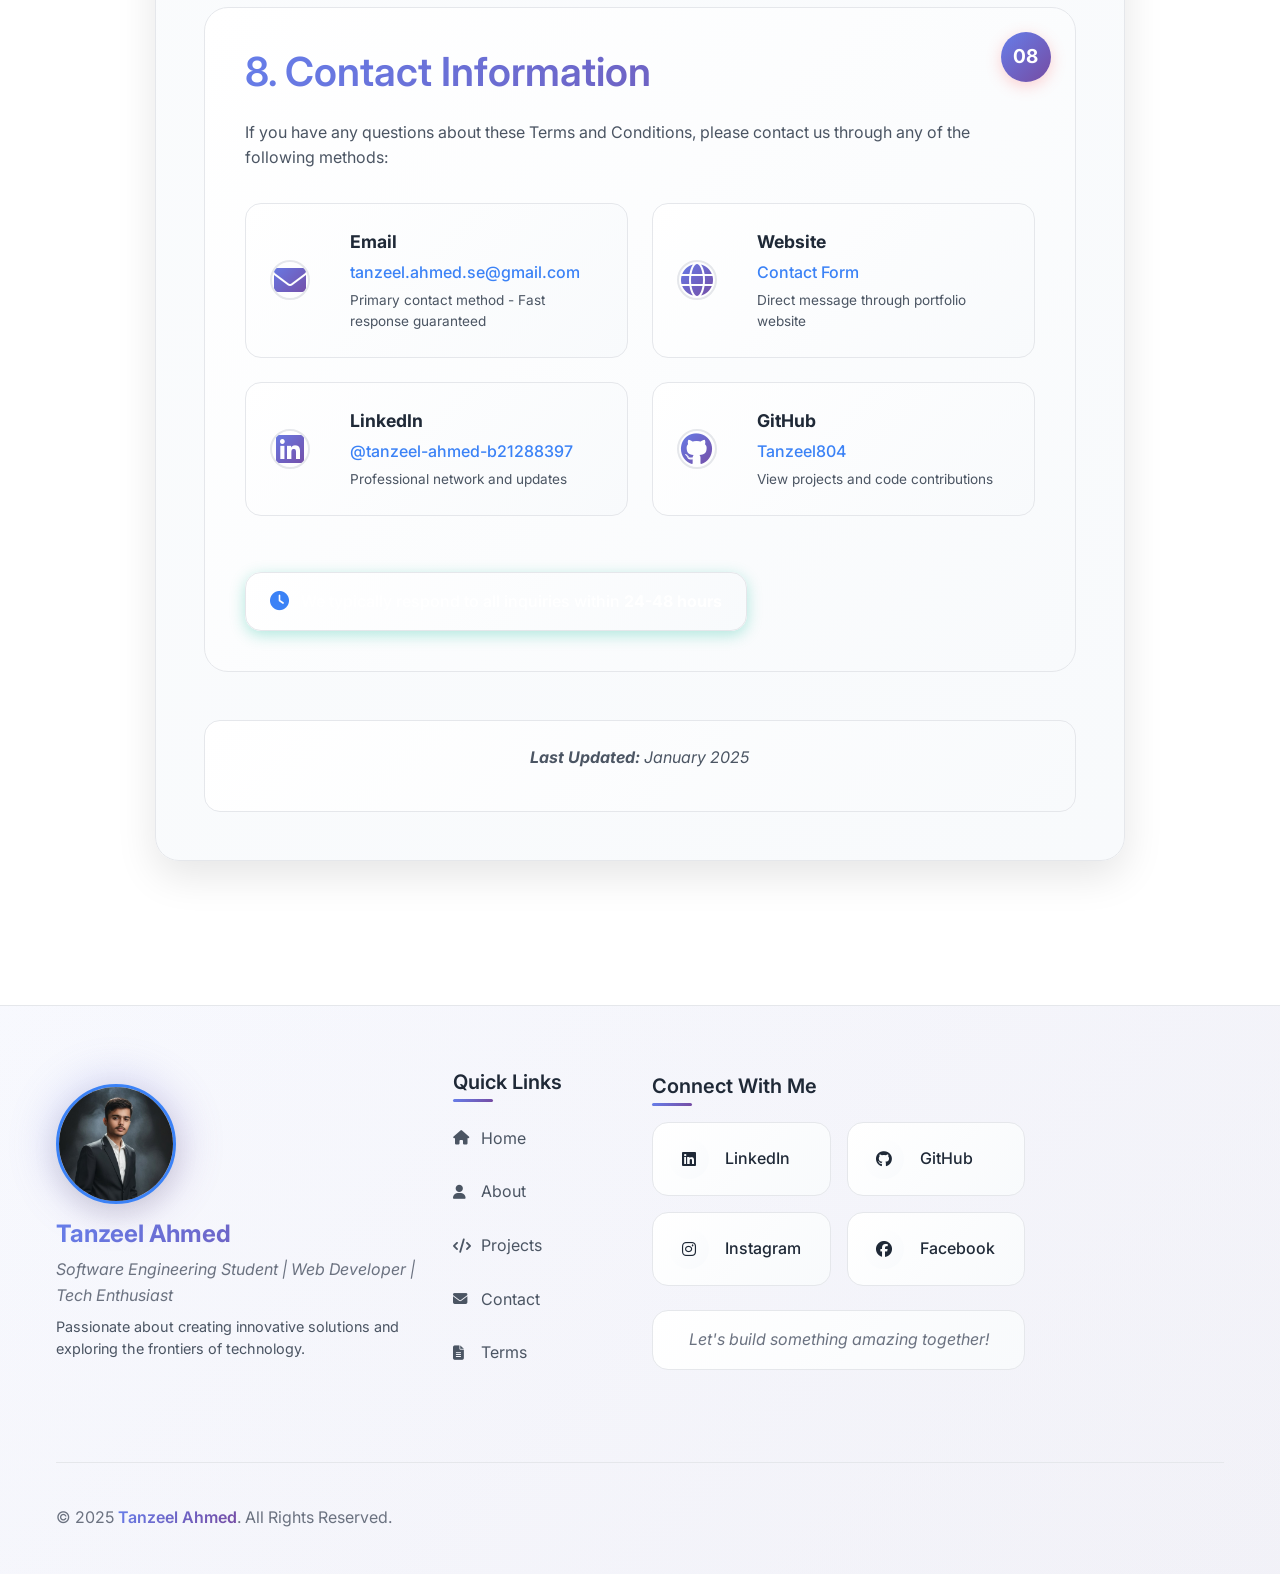
<file: terms.html>
<!DOCTYPE html>
<html lang="en" data-theme="dark">
  <head>
    <meta charset="UTF-8" />
    <meta name="viewport" content="width=device-width, initial-scale=1.0" />
    <title>Terms & Conditions - Tanzeel Ahmed Portfolio</title>
    <meta
      name="description"
      content="Terms and conditions for Tanzeel Ahmed's portfolio website. Learn about usage policies, intellectual property, and privacy."
    />
    <meta
      name="keywords"
      content="Tanzeel Ahmed, Terms, Conditions, Privacy, Portfolio"
    />
    <meta name="author" content="Tanzeel Ahmed" />

    <!-- Open Graph -->
    <meta
      property="og:title"
      content="Terms & Conditions - Tanzeel Ahmed Portfolio"
    />
    <meta
      property="og:description"
      content="Terms and conditions for my portfolio website. Learn about usage policies, intellectual property, and privacy."
    />
    <meta property="og:type" content="website" />
    <meta property="og:url" content="https://tanzeel804.github.io/terms.html" />
    <meta property="og:image" content="images/profile.jpg" />

    <!-- Bootstrap 5.3 -->
    <link
      href="https://cdn.jsdelivr.net/npm/bootstrap@5.3.0/dist/css/bootstrap.min.css"
      rel="stylesheet"
    />
    <!-- Font Awesome 6 -->
    <link
      rel="stylesheet"
      href="https://cdnjs.cloudflare.com/ajax/libs/font-awesome/6.4.0/css/all.min.css"
    />
    <!-- Google Fonts -->
    <link
      href="https://fonts.googleapis.com/css2?family=Inter:wght@300;400;500;600;700&display=swap"
      rel="stylesheet"
    />
    <!-- AOS Library -->
    <link href="https://unpkg.com/aos@2.3.1/dist/aos.css" rel="stylesheet" />
    <!-- Custom CSS -->
    <link rel="stylesheet" href="css/style.css" />

    <style>
      /* Additional CSS for Terms page enhancements */
      .page-title {
        position: relative;
        overflow: hidden;
      }

      .typewriter-container {
        display: inline-block;
        position: relative;
      }

      .typewriter-text {
        display: inline-block;
        overflow: hidden;
        border-right: 0.15em solid white;
        white-space: nowrap;
        margin: 0 auto;
        letter-spacing: 0.15em;
        animation: typing 3.5s steps(40, end),
          blink-caret 0.75s step-end infinite;
      }

      @keyframes typing {
        from {
          width: 0;
        }
        to {
          width: 100%;
        }
      }

      @keyframes blink-caret {
        from,
        to {
          border-color: transparent;
        }
        50% {
          border-color: white;
        }
      }

      /* Enhanced Terms Content */
      .terms-content {
        background: var(--gradient-card);
        padding: 3rem;
        border-radius: 1.5rem;
        box-shadow: 0 15px 40px var(--shadow);
        border: 1px solid var(--border);
        position: relative;
        overflow: hidden;
      }

      .terms-content::before {
        content: "";
        position: absolute;
        top: 0;
        left: -100%;
        width: 100%;
        height: 100%;
        background: linear-gradient(
          90deg,
          transparent,
          rgba(255, 107, 107, 0.1),
          transparent
        );
        transition: left 0.6s ease;
      }

      .terms-content:hover::before {
        left: 100%;
      }

      /* Enhanced Terms Sections */
      .terms-section {
        margin-bottom: 3rem;
        padding: 2.5rem;
        background: var(--gradient-card);
        border-radius: 1.5rem;
        border: 1px solid var(--border);
        transition: all 0.3s ease;
        position: relative;
        overflow: hidden;
      }

      .terms-section::before {
        content: "";
        position: absolute;
        top: 0;
        left: -100%;
        width: 100%;
        height: 100%;
        background: linear-gradient(
          90deg,
          transparent,
          rgba(255, 107, 107, 0.05),
          transparent
        );
        transition: left 0.6s ease;
      }

      .terms-section:hover::before {
        left: 100%;
      }

      .terms-section:hover {
        transform: translateY(-5px);
        box-shadow: 0 10px 30px var(--shadow);
      }

      /* Section Counter */
      .section-counter {
        position: absolute;
        top: 1.5rem;
        right: 1.5rem;
        width: 50px;
        height: 50px;
        background: var(--gradient-primary);
        color: white;
        border-radius: 50%;
        display: flex;
        align-items: center;
        justify-content: center;
        font-weight: 700;
        font-size: 1.2rem;
        box-shadow: 0 4px 15px rgba(255, 107, 107, 0.3);
        transition: all 0.3s ease;
      }

      .terms-section:hover .section-counter {
        transform: scale(1.1) rotate(5deg);
        box-shadow: 0 6px 20px rgba(255, 107, 107, 0.4);
      }

      /* Enhanced Section Titles */
      .section-title {
        position: relative;
        display: inline-block;
        margin-bottom: 2rem;
      }

      .section-title::after {
        content: "";
        position: absolute;
        bottom: -10px;
        left: 50%;
        transform: translateX(-50%);
        width: 60px;
        height: 3px;
        background: var(--gradient-primary);
        border-radius: 2px;
      }

      /* Enhanced Contact Methods */
      .contact-methods {
        display: grid;
        grid-template-columns: repeat(auto-fit, minmax(300px, 1fr));
        gap: 1.5rem;
        margin: 2rem 0;
      }

      .contact-method {
        background: var(--gradient-card);
        padding: 1.5rem;
        border-radius: 1rem;
        border: 1px solid var(--border);
        transition: all 0.3s ease;
        display: flex;
        align-items: center;
        position: relative;
        overflow: hidden;
      }

      .contact-method::before {
        content: "";
        position: absolute;
        top: 0;
        left: -100%;
        width: 100%;
        height: 100%;
        background: linear-gradient(
          90deg,
          transparent,
          rgba(255, 107, 107, 0.1),
          transparent
        );
        transition: left 0.6s ease;
      }

      .contact-method:hover::before {
        left: 100%;
      }

      .contact-method:hover {
        transform: translateY(-5px);
        box-shadow: 0 8px 25px var(--shadow);
        border-color: var(--accent);
      }

      .contact-method-icon {
        font-size: 2rem;
        margin-right: 1rem;
        background: var(--gradient-primary);
        -webkit-background-clip: text;
        -webkit-text-fill-color: transparent;
        background-clip: text;
        transition: all 0.3s ease;
      }

      .contact-method:hover .contact-method-icon {
        transform: scale(1.2) rotate(5deg);
      }

      .contact-link {
        color: var(--accent);
        text-decoration: none;
        font-weight: 500;
        transition: all 0.3s ease;
      }

      .contact-link:hover {
        color: white;
        text-decoration: underline;
      }

      .contact-description {
        display: block;
        font-size: 0.85rem;
        color: var(--text-secondary);
        margin-top: 0.25rem;
      }

      /* Response Time Info */
      .response-time-info {
        background: var(--gradient-card);
        padding: 1rem 1.5rem;
        border-radius: 1rem;
        border: 1px solid var(--border);
        display: inline-flex;
        align-items: center;
        gap: 0.75rem;
        margin-top: 1.5rem;
        transition: all 0.3s ease;
      }

      .response-time-info:hover {
        transform: translateY(-3px);
        box-shadow: 0 5px 15px var(--shadow);
      }

      .response-time-info i {
        color: var(--accent);
        font-size: 1.2rem;
      }

      /* Terms Update */
      .terms-update {
        background: var(--gradient-card);
        padding: 1.5rem;
        border-radius: 1rem;
        text-align: center;
        border: 1px solid var(--border);
        margin-top: 2rem;
        transition: all 0.3s ease;
      }

      .terms-update:hover {
        transform: translateY(-3px);
        box-shadow: 0 5px 15px var(--shadow);
      }

      /* Floating Animation */
      .floating-icon {
        animation: floating 3s ease-in-out infinite;
      }

      @keyframes floating {
        0% {
          transform: translate(0, 0px);
        }
        50% {
          transform: translate(0, -10px);
        }
        100% {
          transform: translate(0, 0px);
        }
      }

      /* Scroll Progress Indicator */
      .scroll-progress {
        position: fixed;
        top: 0;
        left: 0;
        width: 0%;
        height: 3px;
        background: var(--gradient-primary);
        z-index: 9999;
        transition: width 0.1s ease;
      }

      /* Enhanced Lists */
      .terms-section ul {
        list-style-type: none;
        padding-left: 0;
      }

      .terms-section li {
        padding: 0.5rem 0;
        position: relative;
        padding-left: 1.5rem;
      }

      .terms-section li:before {
        content: "▸";
        position: absolute;
        left: 0;
        color: var(--accent);
        font-weight: bold;
      }

      /* Responsive Design */
      @media (max-width: 768px) {
        .terms-content,
        .terms-section {
          padding: 1.5rem;
        }

        .page-title {
          font-size: 2.5rem;
        }

        .typewriter-text {
          font-size: 2.5rem;
        }

        .contact-methods {
          grid-template-columns: 1fr;
        }

        .section-counter {
          width: 40px;
          height: 40px;
          font-size: 1rem;
        }
      }
    </style>
  </head>
  <body>
    <!-- Scroll Progress Indicator -->
    <div class="scroll-progress" id="scrollProgress"></div>

    <!-- Navigation Bar -->
    <nav class="navbar navbar-expand-lg fixed-top">
      <div class="container">
        <a class="navbar-brand" href="index.html">Tanzeel Ahmed</a>
        <button
          class="navbar-toggler"
          type="button"
          data-bs-toggle="collapse"
          data-bs-target="#navbarNav"
        >
          <span class="navbar-toggler-icon"></span>
        </button>
        <div class="collapse navbar-collapse" id="navbarNav">
          <ul class="navbar-nav ms-auto">
            <li class="nav-item">
              <a class="nav-link" href="index.html">Home</a>
            </li>
            <li class="nav-item">
              <a class="nav-link" href="about.html">About</a>
            </li>
            <li class="nav-item">
              <a class="nav-link" href="projects.html">Projects</a>
            </li>
            <li class="nav-item">
              <a class="nav-link" href="contact.html">Connect</a>
            </li>
            <li class="nav-item">
              <a class="nav-link active" href="terms.html">Terms</a>
            </li>
          </ul>
          <button class="btn btn-theme-toggle ms-3" id="themeToggle">
            <i class="fas fa-moon"></i>
          </button>
        </div>
      </div>
    </nav>

    <!-- Page Header -->
    <section class="page-header">
      <div class="container">
        <div class="row">
          <div class="col-lg-8 mx-auto text-center">
            <h1 class="page-title" data-aos="fade-up">
              <span class="typewriter-container">
                <span class="typewriter-text">Terms & Conditions</span>
              </span>
            </h1>
            <p class="page-subtitle" data-aos="fade-up" data-aos-delay="200">
              Understanding the Use of This Portfolio Website
            </p>
            <div
              data-aos="fade-up"
              data-aos-delay="400"
              class="mt-4 floating-icon"
            >
              <i
                class="fas fa-file-contract text-white"
                style="font-size: 3rem"
              ></i>
            </div>
          </div>
        </div>
      </div>
    </section>

    <!-- Terms Content -->
    <section class="section-padding">
      <div class="container">
        <div class="row">
          <div class="col-lg-10 mx-auto">
            <div class="terms-content" data-aos="fade-up">
              <!-- Introduction -->
              <div
                class="terms-section"
                data-aos="fade-up"
                data-aos-delay="100"
              >
                <div class="section-counter">01</div>
                <h2>1. Introduction</h2>
                <p>
                  Welcome to Tanzeel Ahmed's professional portfolio website.
                  This website is owned and operated by Tanzeel Ahmed as a
                  personal portfolio to showcase skills, projects, and
                  professional information.
                </p>
                <p>
                  By accessing and using this website, you accept and agree to
                  be bound by the terms and provisions of this agreement. These
                  Terms and Conditions apply to all visitors, users, and others
                  who wish to access or use the website.
                </p>
                <p>
                  If you disagree with any part of the terms, you do not have
                  permission to access this website. These terms apply to your
                  use of the website and any related services provided through
                  the website.
                </p>
              </div>

              <!-- Use of Website -->
              <div
                class="terms-section"
                data-aos="fade-up"
                data-aos-delay="150"
              >
                <div class="section-counter">02</div>
                <h2>2. Use of Website</h2>
                <h3>Permitted Uses</h3>
                <p>
                  You may use this website for lawful purposes only, including:
                </p>
                <ul>
                  <li>Viewing portfolio content and project information</li>
                  <li>Learning about professional services and skills</li>
                  <li>Contacting for legitimate business inquiries</li>
                  <li>Accessing educational content and resources</li>
                </ul>

                <h3>Prohibited Activities</h3>
                <p>
                  You agree not to engage in any of the following prohibited
                  activities:
                </p>
                <ul>
                  <li>
                    Copying, modifying, or distributing website content without
                    permission
                  </li>
                  <li>
                    Using the website for any illegal or unauthorized purpose
                  </li>
                  <li>
                    Transmitting viruses or any code of a destructive nature
                  </li>
                  <li>
                    Attempting to gain unauthorized access to website systems
                  </li>
                  <li>Interfering with or disrupting the website or servers</li>
                  <li>
                    Collecting or harvesting any personally identifiable
                    information
                  </li>
                </ul>

                <h3>User Responsibilities</h3>
                <p>As a user of this website, you are responsible for:</p>
                <ul>
                  <li>
                    Maintaining the confidentiality of any login information
                  </li>
                  <li>All activities that occur under your account</li>
                  <li>Ensuring your use complies with applicable laws</li>
                  <li>
                    Providing accurate information when contacting through forms
                  </li>
                </ul>
              </div>

              <!-- Intellectual Property -->
              <div
                class="terms-section"
                data-aos="fade-up"
                data-aos-delay="200"
              >
                <div class="section-counter">03</div>
                <h2>3. Intellectual Property</h2>
                <h3>Copyright Ownership</h3>
                <p>
                  All content on this website, including but not limited to
                  text, graphics, logos, images, audio clips, digital downloads,
                  and software, is the property of Tanzeel Ahmed or content
                  suppliers and is protected by international copyright laws.
                </p>

                <h3>Portfolio Work and Project Rights</h3>
                <p>
                  The portfolio projects, code samples, and creative works
                  displayed on this website are the intellectual property of
                  Tanzeel Ahmed unless otherwise specified. This includes:
                </p>
                <ul>
                  <li>Source code for projects displayed</li>
                  <li>Design elements and user interfaces</li>
                  <li>Project documentation and descriptions</li>
                  <li>Screenshots and project visuals</li>
                </ul>

                <h3>Restrictions on Content Use</h3>
                <p>You may not:</p>
                <ul>
                  <li>
                    Republish material from this website without permission
                  </li>
                  <li>Sell, rent, or sub-license material from the website</li>
                  <li>
                    Reproduce, duplicate, or copy material for commercial
                    purposes
                  </li>
                  <li>Redistribute content from this website</li>
                  <li>
                    Use project code or designs without explicit permission
                  </li>
                </ul>
                <p>
                  Educational use of code snippets with proper attribution may
                  be permitted upon request.
                </p>
              </div>

              <!-- Privacy & Data -->
              <div
                class="terms-section"
                data-aos="fade-up"
                data-aos-delay="250"
              >
                <div class="section-counter">04</div>
                <h2>4. Privacy & Data</h2>
                <h3>Information Collection</h3>
                <p>This website may collect personal information through:</p>
                <ul>
                  <li>Contact forms and inquiry submissions</li>
                  <li>Website analytics and usage data</li>
                  <li>Cookies and similar technologies</li>
                  <li>Voluntary information provided by users</li>
                </ul>

                <h3>Data Usage and Protection</h3>
                <p>Collected information is used to:</p>
                <ul>
                  <li>Respond to inquiries and provide services</li>
                  <li>Improve website functionality and user experience</li>
                  <li>Analyze website traffic and usage patterns</li>
                  <li>Communicate with users about relevant information</li>
                </ul>
                <p>
                  Reasonable security measures are implemented to protect your
                  personal information, but no method of transmission over the
                  Internet is 100% secure.
                </p>

                <h3>Third-Party Services Disclosure</h3>
                <p>This website may use third-party services including:</p>
                <ul>
                  <li>Google Analytics for website traffic analysis</li>
                  <li>Social media platforms for content sharing</li>
                  <li>Cloud services for website hosting</li>
                  <li>Communication tools for user interaction</li>
                </ul>
                <p>
                  These third parties have their own privacy policies governing
                  data use.
                </p>
              </div>

              <!-- External Links -->
              <div
                class="terms-section"
                data-aos="fade-up"
                data-aos-delay="300"
              >
                <div class="section-counter">05</div>
                <h2>5. External Links</h2>
                <h3>Disclaimer for External Websites</h3>
                <p>
                  This website may contain links to external websites that are
                  not provided or maintained by or in any way affiliated with
                  Tanzeel Ahmed. These links are provided for convenience and
                  informational purposes only.
                </p>

                <h3>No Responsibility for Third-Party Content</h3>
                <p>
                  Please note that Tanzeel Ahmed does not guarantee the
                  accuracy, relevance, timeliness, or completeness of any
                  information on these external websites. We are not responsible
                  for:
                </p>
                <ul>
                  <li>The content or practices of linked websites</li>
                  <li>Any damages or losses from using external links</li>
                  <li>The privacy policies of third-party websites</li>
                  <li>The availability of external resources</li>
                </ul>
                <p>
                  Links to external websites do not imply endorsement of the
                  views or content contained within those sites.
                </p>
              </div>

              <!-- Content Disclaimer -->
              <div
                class="terms-section"
                data-aos="fade-up"
                data-aos-delay="350"
              >
                <div class="section-counter">06</div>
                <h2>6. Content Disclaimer</h2>
                <h3>Educational Portfolio Purpose</h3>
                <p>
                  This website serves as an educational portfolio showcasing
                  skills, projects, and professional development. The content is
                  provided for informational and demonstration purposes only.
                </p>

                <h3>No Professional Liability Claims</h3>
                <p>
                  While every effort is made to ensure the accuracy of
                  information presented, Tanzeel Ahmed makes no representations
                  or warranties of any kind, express or implied, about the
                  completeness, accuracy, reliability, suitability, or
                  availability of the website or the information, products,
                  services, or related graphics contained on the website.
                </p>

                <h3>Information Accuracy Efforts</h3>
                <p>
                  Reasonable efforts are made to keep the website up and running
                  smoothly and to ensure the accuracy of published information.
                  However, Tanzeel Ahmed takes no responsibility for, and will
                  not be liable for, the website being temporarily unavailable
                  due to technical issues beyond our control.
                </p>
                <p>
                  Any reliance you place on information from this website is
                  strictly at your own risk. Professional advice should be
                  sought for specific situations requiring expert consultation.
                </p>
              </div>

              <!-- Modifications -->
              <div
                class="terms-section"
                data-aos="fade-up"
                data-aos-delay="400"
              >
                <div class="section-counter">07</div>
                <h2>7. Modifications</h2>
                <h3>Right to Update Terms</h3>
                <p>
                  Tanzeel Ahmed reserves the right to update, modify, or replace
                  any part of these Terms and Conditions at any time without
                  prior notice. It is your responsibility to check this page
                  periodically for changes.
                </p>

                <h3>Notification of Changes</h3>
                <p>
                  While we may attempt to notify users of significant changes to
                  these terms, the most current version will always be available
                  on this page. Your continued use of or access to the website
                  following the posting of any changes constitutes acceptance of
                  those changes.
                </p>
                <p>
                  Material changes to these terms will be effective 30 days
                  after notice is posted on the website, unless otherwise
                  specified.
                </p>
              </div>

              <!-- Enhanced Contact Information Section -->
              <div
                class="terms-section"
                data-aos="fade-up"
                data-aos-delay="450"
              >
                <div class="section-counter">08</div>
                <h2>8. Contact Information</h2>
                <p>
                  If you have any questions about these Terms and Conditions,
                  please contact us through any of the following methods:
                </p>

                <div class="contact-methods">
                  <!-- Email -->
                  <div class="contact-method">
                    <i class="fas fa-envelope contact-method-icon"></i>
                    <div class="contact-method-content">
                      <strong>Email</strong>
                      <a
                        href="mailto:tanzeel.ahmed.se@gmail.com"
                        class="contact-link"
                      >
                        tanzeel.ahmed.se@gmail.com
                      </a>
                      <span class="contact-description"
                        >Primary contact method - Fast response guaranteed</span
                      >
                    </div>
                  </div>

                  <!-- Website -->
                  <div class="contact-method">
                    <i class="fas fa-globe contact-method-icon"></i>
                    <div class="contact-method-content">
                      <strong>Website</strong>
                      <a href="contact.html" class="contact-link">
                        Contact Form
                      </a>
                      <span class="contact-description"
                        >Direct message through portfolio website</span
                      >
                    </div>
                  </div>

                  <!-- LinkedIn -->
                  <div class="contact-method">
                    <i class="fab fa-linkedin contact-method-icon"></i>
                    <div class="contact-method-content">
                      <strong>LinkedIn</strong>
                      <a
                        href="https://www.linkedin.com/in/tanzeel-ahmed-b21288397/"
                        target="_blank"
                        class="contact-link"
                      >
                        @tanzeel-ahmed-b21288397
                      </a>
                      <span class="contact-description"
                        >Professional network and updates</span
                      >
                    </div>
                  </div>

                  <!-- GitHub -->
                  <div class="contact-method">
                    <i class="fab fa-github contact-method-icon"></i>
                    <div class="contact-method-content">
                      <strong>GitHub</strong>
                      <a
                        href="https://github.com/Tanzeel804"
                        target="_blank"
                        class="contact-link"
                      >
                        Tanzeel804
                      </a>
                      <span class="contact-description"
                        >View projects and code contributions</span
                      >
                    </div>
                  </div>
                </div>

                <div class="response-time-info">
                  <i class="fas fa-clock"></i>
                  <span
                    >We typically respond to all inquiries within
                    <strong>24-48 hours</strong></span
                  >
                </div>
              </div>

              <div class="terms-update">
                <p><strong>Last Updated:</strong> January 2025</p>
              </div>
            </div>
          </div>
        </div>
      </div>
    </section>

    <!-- Footer -->
    <footer class="footer">
      <div class="container">
        <div class="row align-items-center">
          <!-- Profile Section with Picture -->
          <div class="col-lg-4 mb-4 text-center text-lg-start">
            <div class="footer-profile" data-aos="fade-right">
              <div class="profile-image-container mb-3">
                <img
                  src="./images/WhatsApp Image 2025-11-15 at 4.20.26 PM.jpeg"
                  alt="Tanzeel Ahmed"
                  class="footer-profile-img"
                />
                <div class="image-glow-footer"></div>
              </div>
              <h5 class="footer-name">Tanzeel Ahmed</h5>
              <p class="footer-about">
                Software Engineering Student | Web Developer | Tech Enthusiast
              </p>
              <p class="footer-passion">
                Passionate about creating innovative solutions and exploring the
                frontiers of technology.
              </p>
            </div>
          </div>

          <!-- Quick Links -->
          <div class="col-lg-2 mb-4" data-aos="fade-up" data-aos-delay="100">
            <h5 class="footer-heading">Quick Links</h5>
            <ul class="footer-links">
              <li>
                <a href="index.html" class="footer-link">
                  <i class="fas fa-home me-2"></i>Home
                </a>
              </li>
              <li>
                <a href="about.html" class="footer-link">
                  <i class="fas fa-user me-2"></i>About
                </a>
              </li>
              <li>
                <a href="projects.html" class="footer-link">
                  <i class="fas fa-code me-2"></i>Projects
                </a>
              </li>
              <li>
                <a href="contact.html" class="footer-link">
                  <i class="fas fa-envelope me-2"></i>Contact
                </a>
              </li>
              <li>
                <a href="terms.html" class="footer-link">
                  <i class="fas fa-file-alt me-2"></i>Terms
                </a>
              </li>
            </ul>
          </div>

          <!-- Social Links -->
          <div class="col-lg-4 mb-4" data-aos="fade-left" data-aos-delay="200">
            <h5 class="footer-heading">Connect With Me</h5>
            <div class="social-links-enhanced">
              <a
                href="https://www.linkedin.com/in/tanzeel-ahmed-b21288397/"
                target="_blank"
                class="social-link-enhanced"
                data-aos="zoom-in"
                data-aos-delay="300"
              >
                <div class="social-icon">
                  <i class="fab fa-linkedin"></i>
                </div>
                <span class="social-text">LinkedIn</span>
              </a>
              <a
                href="https://github.com/Tanzeel804"
                target="_blank"
                class="social-link-enhanced"
                data-aos="zoom-in"
                data-aos-delay="400"
              >
                <div class="social-icon">
                  <i class="fab fa-github"></i>
                </div>
                <span class="social-text">GitHub</span>
              </a>
              <a
                href="https://www.instagram.com/tanzeelahmedpov/"
                target="_blank"
                class="social-link-enhanced"
                data-aos="zoom-in"
                data-aos-delay="500"
              >
                <div class="social-icon">
                  <i class="fab fa-instagram"></i>
                </div>
                <span class="social-text">Instagram</span>
              </a>
              <a
                href="https://www.facebook.com/tanzeelahmedpov"
                target="_blank"
                class="social-link-enhanced"
                data-aos="zoom-in"
                data-aos-delay="600"
              >
                <div class="social-icon">
                  <i class="fab fa-facebook"></i>
                </div>
                <span class="social-text">Facebook</span>
              </a>
            </div>
            <p class="footer-cta mt-4" data-aos="fade-up" data-aos-delay="700">
              Let's build something amazing together!
            </p>
          </div>
        </div>

        <!-- Footer Bottom -->
        <div class="footer-bottom" data-aos="fade-up">
          <div class="row align-items-center">
            <div class="col-md-6">
              <p class="footer-copyright">
                &copy; 2025 <span class="highlight-name">Tanzeel Ahmed</span>.
                All Rights Reserved.
              </p>
            </div>
            <div class="col-md-6 text-md-end">
              <button class="back-to-top-enhanced" id="backToTop">
                <i class="fas fa-arrow-up"></i>
                <span class="back-to-top-text">Back to Top</span>
              </button>
            </div>
          </div>
        </div>
      </div>
    </footer>

    <!-- Scripts -->
    <script src="https://cdn.jsdelivr.net/npm/bootstrap@5.3.0/dist/js/bootstrap.bundle.min.js"></script>
    <script src="https://unpkg.com/aos@2.3.1/dist/aos.js"></script>
    <script src="js/main.js"></script>

    <script>
      // Additional JavaScript for enhanced animations
      document.addEventListener("DOMContentLoaded", function () {
        // Initialize AOS
        AOS.init({
          duration: 800,
          easing: "ease-in-out",
          once: true,
          offset: 100,
        });

        // Add scroll progress indicator
        window.addEventListener("scroll", function () {
          const winHeight = window.innerHeight;
          const docHeight = document.documentElement.scrollHeight;
          const scrollTop =
            window.pageYOffset || document.documentElement.scrollTop;
          const scrollPercent = (scrollTop / (docHeight - winHeight)) * 100;
          const scrollProgress = document.getElementById("scrollProgress");
          if (scrollProgress) {
            scrollProgress.style.width = scrollPercent + "%";
          }
        });
      });
    </script>
  </body>
</html>
</file>
<file: css/style.css>
/* 1. CSS Variables (Dark/Light themes) - IMPROVED LIGHT THEME */
:root {
  --bg-primary: #0f172a;
  --bg-secondary: #1e293b;
  --bg-card: #1f2937;
  --text-primary: #f8fafc;
  --text-secondary: #cbd5e1;
  --text-muted: #94a3b8;
  --accent: #3b82f6;
  --accent-hover: #2563eb;
  --accent-light: #60a5fa;
  --success: #10b981;
  --error: #ef4444;
  --border: #374151;
  --shadow: rgba(0, 0, 0, 0.4);

  /* DARK THEME GRADIENTS - Orange/Yellow Combo (Keep as is) */
  --gradient-primary: linear-gradient(135deg, #ff6b6b 0%, #ffa726 100%);
  --gradient-secondary: linear-gradient(135deg, #4ecdc4 0%, #44a08d 100%);
  --gradient-hero: linear-gradient(120deg, #74b9ff 0%, #0984e3 100%);
  --gradient-accent: linear-gradient(135deg, #fd79a8 0%, #fdcb6e 100%);
  --gradient-card: linear-gradient(135deg, #1f2937 0%, #374151 100%);
  --gradient-success: linear-gradient(135deg, #00b894 0%, #00cec9 100%);
  --gradient-warm: linear-gradient(135deg, #e17055 0%, #fdcb6e 100%);
  --gradient-cool: linear-gradient(135deg, #00cec9 0%, #74b9ff 100%);
  --gradient-dark: linear-gradient(135deg, #2d3436 0%, #636e72 100%);
  --gradient-premium: linear-gradient(135deg, #6c5ce7 0%, #a29bfe 100%);
}

[data-theme="light"] {
  --bg-primary: #ffffff;
  --bg-secondary: #f8fafc;
  --bg-card: #ffffff;
  --text-primary: #1f2937;
  --text-secondary: #4b5563;
  --text-muted: #6b7280;
  --accent: #3b82f6;
  --accent-hover: #2563eb;
  --accent-light: #818cf8;
  --success: #10b981;
  --error: #ef4444;
  --border: #e5e7eb;
  --shadow: rgba(0, 0, 0, 0.1);

  /* IMPROVED LIGHT THEME GRADIENTS - More Vibrant & Attractive */
  --gradient-primary: linear-gradient(135deg, #667eea 0%, #764ba2 100%);
  --gradient-secondary: linear-gradient(135deg, #f093fb 0%, #f5576c 100%);
  --gradient-hero: linear-gradient(120deg, #4facfe 0%, #00f2fe 100%);
  --gradient-accent: linear-gradient(135deg, #43e97b 0%, #38f9d7 100%);
  --gradient-card: linear-gradient(135deg, #ffffff 0%, #f8fafc 100%);
  --gradient-success: linear-gradient(135deg, #69f0ae 0%, #00e676 100%);
  --gradient-warm: linear-gradient(135deg, #ff9a9e 0%, #fecfef 100%);
  --gradient-cool: linear-gradient(135deg, #a8edea 0%, #fed6e3 100%);
  --gradient-dark: linear-gradient(135deg, #4a5568 0%, #718096 100%);
  --gradient-premium: linear-gradient(135deg, #d299c2 0%, #fef9d7 100%);
}

/* 2. Reset & Base Styles */
* {
  margin: 0;
  padding: 0;
  box-sizing: border-box;
}

html {
  scroll-behavior: smooth;
  font-size: 16px;
}

body {
  font-family: "Inter", sans-serif;
  background: var(--bg-primary);
  color: var(--text-primary);
  line-height: 1.6;
  transition: background 0.3s ease, color 0.3s ease;
  overflow-x: hidden;
}

/* 3. Typography */
h1,
h2,
h3,
h4,
h5,
h6 {
  font-weight: 600;
  line-height: 1.2;
  margin-bottom: 1rem;
}

h1 {
  font-size: 3rem;
}

h2 {
  font-size: 2.5rem;
}

h3 {
  font-size: 2rem;
}

p {
  margin-bottom: 1rem;
  color: var(--text-secondary);
}

/* 4. Layout & Grid */
.container {
  max-width: 1200px;
  margin: 0 auto;
  padding: 0 1rem;
}

.section-padding {
  padding: 5rem 0;
}

/* 5. Components */
/* Buttons - UPDATED WITH NEW GRADIENTS */
.btn {
  display: inline-flex;
  align-items: center;
  justify-content: center;
  padding: 0.75rem 1.5rem;
  border: none;
  border-radius: 0.75rem;
  font-weight: 500;
  text-decoration: none;
  transition: all 0.3s ease;
  cursor: pointer;
  gap: 0.5rem;
}

.btn-primary {
  background: var(--gradient-primary);
  color: white;
  box-shadow: 0 4px 15px var(--shadow);
}

.btn-primary:hover {
  background: linear-gradient(135deg, #ff5252 0%, #ff9800 100%);
  transform: translateY(-2px);
  box-shadow: 0 8px 25px var(--shadow);
}

[data-theme="light"] .btn-primary:hover {
  background: linear-gradient(135deg, #5a6fd8 0%, #6a419c 100%);
}

.btn-outline {
  background: transparent;
  color: var(--accent);
  border: 2px solid var(--accent);
  backdrop-filter: blur(10px);
}

.btn-outline:hover {
  background: var(--gradient-primary);
  color: white;
  transform: translateY(-2px);
  box-shadow: 0 8px 25px var(--shadow);
}

.btn-theme-toggle {
  background: var(--gradient-card);
  color: var(--text-primary);
  border: 2px solid var(--border);
  border-radius: 50%;
  width: 3rem;
  height: 3rem;
  display: flex;
  align-items: center;
  justify-content: center;
  backdrop-filter: blur(10px);
}

.btn-theme-toggle:hover {
  background: var(--gradient-primary);
  color: white;
  transform: rotate(15deg);
  box-shadow: 0 4px 15px var(--shadow);
}

/* Cards - UPDATED GRADIENTS */
.card {
  background: var(--gradient-card);
  border-radius: 1rem;
  padding: 2rem;
  box-shadow: 0 4px 20px var(--shadow);
  transition: all 0.3s ease;
  border: 1px solid var(--border);
}

.card-hover:hover {
  transform: translateY(-8px);
  box-shadow: 0 20px 40px var(--shadow);
  background: linear-gradient(135deg, var(--bg-card), var(--bg-secondary));
}

/* 6. Navigation */
.navbar {
  background: transparent;
  padding: 1rem 0;
  transition: all 0.3s ease;
  backdrop-filter: blur(20px);
}

.navbar.scrolled {
  background: rgba(15, 23, 42, 0.9);
  box-shadow: 0 2px 30px var(--shadow);
  padding: 0.5rem 0;
  backdrop-filter: blur(20px);
}

[data-theme="light"] .navbar.scrolled {
  background: rgba(255, 255, 255, 0.95);
}

.navbar-brand {
  font-weight: 700;
  font-size: 1.5rem;
  color: var(--text-primary);
  text-decoration: none;
}

.navbar-nav .nav-link {
  color: var(--text-secondary);
  font-weight: 500;
  margin: 0 0.5rem;
  transition: color 0.3s ease;
  position: relative;
}

.navbar-nav .nav-link:hover,
.navbar-nav .nav-link.active {
  color: var(--accent);
}

.navbar-nav .nav-link::after {
  content: "";
  position: absolute;
  bottom: -5px;
  left: 0;
  width: 0;
  height: 2px;
  background: var(--gradient-primary);
  transition: width 0.3s ease;
}

.navbar-nav .nav-link:hover::after,
.navbar-nav .nav-link.active::after {
  width: 100%;
}

.navbar-toggler {
  border: none;
  background: transparent;
  color: var(--text-primary);
}

/* 7. Hero Section - UPDATED WITH NEW GRADIENT */
.hero-section {
  min-height: 100vh;
  display: flex;
  align-items: center;
  position: relative;
  background: var(--gradient-hero);
  overflow: hidden;
}

.hero-section::before {
  content: "";
  position: absolute;
  top: 0;
  left: 0;
  right: 0;
  bottom: 0;
  background: rgba(15, 23, 42, 0.7);
}

[data-theme="light"] .hero-section::before {
  background: rgba(255, 255, 255, 0.1);
}

.hero-content {
  position: relative;
  z-index: 2;
}

.hero-title {
  font-size: 4rem;
  font-weight: 700;
  margin-bottom: 1rem;
  background: linear-gradient(135deg, #ffffff, #e3f2fd);
  -webkit-background-clip: text;
  -webkit-text-fill-color: transparent;
  background-clip: text;
}

[data-theme="light"] .hero-title {
  background: linear-gradient(135deg, #1f2937, #4a5568);
  -webkit-background-clip: text;
  -webkit-text-fill-color: transparent;
  background-clip: text;
}

.typewriter-container {
  font-size: 2rem;
  font-weight: 500;
  margin-bottom: 1.5rem;
  min-height: 3rem;
}

.typewriter-text {
  color: #e3f2fd;
  font-weight: 600;
}

[data-theme="light"] .typewriter-text {
  color: #1f2937;
}

.cursor {
  animation: blink 1s infinite;
  color: var(--accent-light);
}

@keyframes blink {
  0%,
  100% {
    opacity: 1;
  }
  50% {
    opacity: 0;
  }
}

.hero-description {
  font-size: 1.25rem;
  margin-bottom: 2rem;
  color: #e3f2fd;
  max-width: 600px;
}

[data-theme="light"] .hero-description {
  color: #4b5563;
}

.hero-buttons {
  display: flex;
  gap: 1rem;
  flex-wrap: wrap;
}

.profile-image-container {
  position: relative;
  display: inline-block;
}

.profile-image {
  width: 400px;
  height: 400px;
  border-radius: 50%;
  object-fit: cover;
  border: 4px solid rgba(116, 185, 255, 0.8);
  box-shadow: 0 20px 40px rgba(0, 0, 0, 0.3);
  backdrop-filter: blur(10px);
}

[data-theme="light"] .profile-image {
  border: 4px solid rgba(79, 172, 254, 0.8);
}

.image-glow {
  position: absolute;
  top: 50%;
  left: 50%;
  transform: translate(-50%, -50%);
  width: 420px;
  height: 420px;
  border-radius: 50%;
  background: var(--gradient-success);
  opacity: 0.3;
  filter: blur(30px);
  z-index: -1;
  animation: pulse 3s infinite;
}

@keyframes pulse {
  0%,
  100% {
    transform: translate(-50%, -50%) scale(1);
    opacity: 0.3;
  }
  50% {
    transform: translate(-50%, -50%) scale(1.1);
    opacity: 0.5;
  }
}

.scroll-indicator {
  position: absolute;
  bottom: 2rem;
  left: 50%;
  transform: translateX(-50%);
  animation: bounce 2s infinite;
}

.scroll-arrow {
  width: 2rem;
  height: 2rem;
  border-right: 3px solid rgba(255, 255, 255, 0.8);
  border-bottom: 3px solid rgba(255, 255, 255, 0.8);
  transform: rotate(45deg);
}

[data-theme="light"] .scroll-arrow {
  border-right: 3px solid rgba(79, 172, 254, 0.8);
  border-bottom: 3px solid rgba(79, 172, 254, 0.8);
}

@keyframes bounce {
  0%,
  100% {
    transform: translateX(-50%) translateY(0);
  }
  50% {
    transform: translateX(-50%) translateY(-10px);
  }
}

/* 8. About Section */
.section-title {
  font-size: 2.5rem;
  font-weight: 700;
  text-align: center;
  margin-bottom: 1rem;
  background: var(--gradient-primary);
  -webkit-background-clip: text;
  -webkit-text-fill-color: transparent;
  background-clip: text;
}

.section-subtitle {
  text-align: center;
  color: var(--text-muted);
  font-size: 1.25rem;
  margin-bottom: 3rem;
}

.about-text {
  font-size: 1.125rem;
  line-height: 1.8;
  margin-bottom: 1.5rem;
  color: var(--text-secondary);
}

/* 9. Skills Section - UPDATED GRADIENTS */
.skill-item {
  margin-bottom: 2rem;
}

.skill-header {
  display: flex;
  justify-content: space-between;
  align-items: center;
  margin-bottom: 0.5rem;
}

.skill-name {
  font-weight: 500;
  color: var(--text-primary);
}

.skill-percentage {
  color: var(--accent);
  font-weight: 600;
}

.progress {
  height: 10px;
  background: var(--bg-secondary);
  border-radius: 10px;
  overflow: hidden;
  box-shadow: inset 0 2px 4px rgba(0, 0, 0, 0.1);
}

.progress-bar {
  height: 100%;
  background: var(--gradient-success);
  border-radius: 10px;
  width: 0;
  transition: width 1.5s ease-out;
  position: relative;
  overflow: hidden;
}

.progress-bar::after {
  content: "";
  position: absolute;
  top: 0;
  left: -100%;
  width: 100%;
  height: 100%;
  background: linear-gradient(
    90deg,
    transparent,
    rgba(255, 255, 255, 0.4),
    transparent
  );
  animation: shine 2s infinite;
}

@keyframes shine {
  0% {
    left: -100%;
  }
  100% {
    left: 100%;
  }
}

/* 10. Projects Section - UPDATED GRADIENTS */
.project-card {
  background: var(--gradient-card);
  border-radius: 1.5rem;
  overflow: hidden;
  box-shadow: 0 8px 30px var(--shadow);
  transition: all 0.4s cubic-bezier(0.175, 0.885, 0.32, 1.275);
  height: 100%;
  border: 1px solid var(--border);
  position: relative;
}

.project-card::before {
  content: "";
  position: absolute;
  top: 0;
  left: -100%;
  width: 100%;
  height: 100%;
  background: linear-gradient(
    90deg,
    transparent,
    rgba(253, 121, 168, 0.1),
    transparent
  );
  transition: left 0.6s ease;
}

[data-theme="light"] .project-card::before {
  background: linear-gradient(
    90deg,
    transparent,
    rgba(102, 126, 234, 0.1),
    transparent
  );
}

.project-card:hover::before {
  left: 100%;
}

.project-card:hover {
  transform: translateY(-12px);
  box-shadow: 0 25px 50px var(--shadow);
  border-color: var(--accent);
}

.project-card.featured {
  border: 2px solid var(--accent);
  box-shadow: 0 15px 40px var(--shadow);
}

.project-image {
  position: relative;
  overflow: hidden;
}

.project-image img {
  width: 100%;
  height: 250px;
  object-fit: cover;
  transition: transform 0.5s ease;
}

.project-card:hover .project-image img {
  transform: scale(1.1);
}

.project-overlay {
  position: absolute;
  top: 0;
  left: 0;
  right: 0;
  bottom: 0;
  background: linear-gradient(
    135deg,
    rgba(30, 41, 59, 0.9),
    rgba(15, 23, 42, 0.9)
  );
  display: flex;
  align-items: center;
  justify-content: center;
  opacity: 0;
  transition: opacity 0.3s ease;
}

[data-theme="light"] .project-overlay {
  background: linear-gradient(
    135deg,
    rgba(255, 255, 255, 0.9),
    rgba(248, 250, 252, 0.9)
  );
}

.project-card:hover .project-overlay {
  opacity: 1;
}

.project-content {
  padding: 2rem;
}

.project-title {
  font-size: 1.5rem;
  font-weight: 600;
  margin-bottom: 1rem;
  background: var(--gradient-primary);
  -webkit-background-clip: text;
  -webkit-text-fill-color: transparent;
  background-clip: text;
}

.project-tech {
  display: flex;
  flex-wrap: wrap;
  gap: 0.5rem;
  margin-bottom: 1rem;
}

.tech-badge {
  background: var(--gradient-primary);
  color: white;
  padding: 0.5rem 1rem;
  border-radius: 1rem;
  font-size: 0.875rem;
  font-weight: 500;
  box-shadow: 0 2px 8px var(--shadow);
  transition: all 0.3s ease;
}

.tech-badge:hover {
  transform: translateY(-2px);
  box-shadow: 0 4px 15px var(--shadow);
}

.project-description {
  color: var(--text-secondary);
  line-height: 1.6;
}

/* 11. Contact Section - UPDATED GRADIENTS */
.contact-form-container {
  background: var(--gradient-card);
  padding: 3rem;
  border-radius: 1.5rem;
  box-shadow: 0 15px 40px var(--shadow);
  border: 1px solid var(--border);
}

.form-group {
  margin-bottom: 1.5rem;
}

.form-label {
  display: block;
  margin-bottom: 0.5rem;
  font-weight: 500;
  color: var(--text-primary);
}

.form-control {
  width: 100%;
  padding: 1rem 1.25rem;
  border: 2px solid var(--border);
  border-radius: 0.75rem;
  background: var(--bg-primary);
  color: var(--text-primary);
  transition: all 0.3s ease;
  font-size: 1rem;
}

.form-control:focus {
  outline: none;
  border-color: var(--accent);
  box-shadow: 0 0 0 4px rgba(253, 121, 168, 0.1);
  background: var(--gradient-card);
}

[data-theme="light"] .form-control:focus {
  box-shadow: 0 0 0 4px rgba(102, 126, 234, 0.1);
}

.form-error {
  color: var(--error);
  font-size: 0.875rem;
  margin-top: 0.25rem;
  min-height: 1.25rem;
}

.contact-card {
  background: var(--gradient-card);
  padding: 2.5rem;
  border-radius: 1.5rem;
  box-shadow: 0 10px 30px var(--shadow);
  height: 100%;
  transition: all 0.3s ease;
  border: 1px solid var(--border);
  text-align: center;
}

.contact-card:hover {
  transform: translateY(-8px);
  box-shadow: 0 20px 40px var(--shadow);
  border-color: var(--accent);
}

.contact-icon {
  font-size: 3.5rem;
  margin-bottom: 1.5rem;
  background: var(--gradient-primary);
  -webkit-background-clip: text;
  -webkit-text-fill-color: transparent;
  background-clip: text;
}

.social-links-large {
  display: flex;
  flex-direction: column;
  gap: 1rem;
}

.social-link-large {
  display: flex;
  align-items: center;
  gap: 1rem;
  padding: 1.25rem;
  background: var(--gradient-card);
  border-radius: 1rem;
  color: var(--text-primary);
  text-decoration: none;
  transition: all 0.3s ease;
  border: 1px solid var(--border);
}

.social-link-large:hover {
  background: var(--gradient-primary);
  color: white;
  transform: translateX(10px);
  box-shadow: 0 8px 25px var(--shadow);
}

.social-link-large i {
  font-size: 1.5rem;
  width: 2rem;
}

.info-card {
  display: flex;
  align-items: center;
  gap: 1.5rem;
  padding: 1.5rem;
  background: var(--gradient-card);
  border-radius: 1rem;
  margin-bottom: 1rem;
  border: 1px solid var(--border);
  transition: all 0.3s ease;
}

.info-card:hover {
  transform: translateX(5px);
  border-color: var(--accent);
}

.info-icon {
  font-size: 2.5rem;
  background: var(--gradient-primary);
  -webkit-background-clip: text;
  -webkit-text-fill-color: transparent;
  background-clip: text;
}

.availability-badge {
  background: var(--gradient-success);
  color: white;
  padding: 0.5rem 1rem;
  border-radius: 1rem;
  font-size: 0.875rem;
  font-weight: 600;
  box-shadow: 0 4px 15px var(--shadow);
}

.success-icon {
  font-size: 5rem;
  background: var(--gradient-success);
  -webkit-background-clip: text;
  -webkit-text-fill-color: transparent;
  background-clip: text;
  margin-bottom: 1.5rem;
}

/* 12. Enhanced Footer Styles */
.footer {
  background: var(--gradient-card);
  padding: 4rem 0 2rem;
  margin-top: 4rem;
  border-top: 1px solid var(--border);
  position: relative;
  overflow: hidden;
}

.footer::before {
  content: "";
  position: absolute;
  top: 0;
  left: 0;
  width: 100%;
  height: 100%;
  background: var(--gradient-primary);
  opacity: 0.05;
  z-index: 0;
}

.footer-profile {
  position: relative;
  z-index: 1;
}

.footer-profile-img {
  width: 120px;
  height: 120px;
  border-radius: 50%;
  object-fit: cover;
  border: 3px solid var(--accent);
  box-shadow: 0 8px 25px var(--shadow);
  transition: all 0.4s ease;
}

.footer-profile-img:hover {
  transform: scale(1.1) rotate(5deg);
  border-color: var(--accent-light);
  box-shadow: 0 12px 35px var(--shadow);
}

.image-glow-footer {
  position: absolute;
  top: 50%;
  left: 50%;
  transform: translate(-50%, -50%);
  width: 140px;
  height: 140px;
  border-radius: 50%;
  background: var(--gradient-primary);
  opacity: 0.2;
  filter: blur(20px);
  z-index: -1;
  animation: pulse 3s infinite;
}

.footer-name {
  font-size: 1.5rem;
  font-weight: 700;
  margin-bottom: 0.5rem;
  background: var(--gradient-primary);
  -webkit-background-clip: text;
  -webkit-text-fill-color: transparent;
  background-clip: text;
}

.footer-about {
  font-style: italic;
  color: var(--text-muted);
  line-height: 1.6;
  margin-bottom: 0.5rem;
}

.footer-passion {
  color: var(--text-secondary);
  font-size: 0.9rem;
  line-height: 1.5;
}

.footer-heading {
  font-size: 1.25rem;
  font-weight: 600;
  margin-bottom: 1.5rem;
  color: var(--text-primary);
  position: relative;
}

.footer-heading::after {
  content: "";
  position: absolute;
  bottom: -8px;
  left: 0;
  width: 40px;
  height: 3px;
  background: var(--gradient-primary);
  border-radius: 2px;
}

.footer-links {
  list-style: none;
  padding: 0;
}

.footer-links li {
  margin-bottom: 0.75rem;
}

.footer-link {
  color: var(--text-secondary);
  text-decoration: none;
  transition: all 0.3s ease;
  display: flex;
  align-items: center;
  padding: 0.5rem 0;
  border-radius: 0.5rem;
  transition: all 0.3s ease;
}

.footer-link:hover {
  color: var(--accent);
  transform: translateX(8px);
  background: rgba(255, 107, 107, 0.1);
  padding-left: 1rem;
}

[data-theme="light"] .footer-link:hover {
  background: rgba(102, 126, 234, 0.1);
}

.footer-link i {
  width: 20px;
  font-size: 0.9rem;
}

/* Enhanced Social Links */
.social-links-enhanced {
  display: grid;
  grid-template-columns: repeat(2, 1fr);
  gap: 1rem;
}

.social-link-enhanced {
  display: flex;
  align-items: center;
  gap: 1rem;
  padding: 1rem;
  background: var(--gradient-card);
  border-radius: 1rem;
  color: var(--text-primary);
  text-decoration: none;
  transition: all 0.4s cubic-bezier(0.175, 0.885, 0.32, 1.275);
  border: 1px solid var(--border);
  position: relative;
  overflow: hidden;
}

.social-link-enhanced::before {
  content: "";
  position: absolute;
  top: 0;
  left: -100%;
  width: 100%;
  height: 100%;
  background: var(--gradient-primary);
  transition: left 0.4s ease;
  z-index: -1;
}

.social-link-enhanced:hover::before {
  left: 0;
}

.social-link-enhanced:hover {
  color: white;
  transform: translateY(-5px);
  box-shadow: 0 10px 25px var(--shadow);
  border-color: transparent;
}

.social-icon {
  width: 2.5rem;
  height: 2.5rem;
  display: flex;
  align-items: center;
  justify-content: center;
  background: var(--gradient-card);
  border-radius: 50%;
  transition: all 0.3s ease;
}

.social-link-enhanced:hover .social-icon {
  background: rgba(255, 255, 255, 0.2);
  transform: scale(1.1);
}

.social-text {
  font-weight: 500;
  transition: all 0.3s ease;
}

.footer-cta {
  color: var(--text-muted);
  font-style: italic;
  text-align: center;
  padding: 1rem;
  background: var(--gradient-card);
  border-radius: 1rem;
  border: 1px solid var(--border);
  transition: all 0.3s ease;
}

.footer-cta:hover {
  background: var(--gradient-primary);
  color: white;
  transform: translateY(-3px);
  box-shadow: 0 8px 20px var(--shadow);
}

/* Enhanced Footer Bottom */
.footer-bottom {
  border-top: 1px solid var(--border);
  padding-top: 2rem;
  margin-top: 3rem;
  position: relative;
  z-index: 1;
}

.footer-copyright {
  color: var(--text-muted);
  margin: 0;
}

.highlight-name {
  background: var(--gradient-primary);
  -webkit-background-clip: text;
  -webkit-text-fill-color: transparent;
  background-clip: text;
  font-weight: 600;
}

/* Enhanced Back to Top Button */
.back-to-top-enhanced {
  background: var(--gradient-primary);
  color: white;
  border: none;
  border-radius: 2rem;
  padding: 0.75rem 1.5rem;
  display: inline-flex;
  align-items: center;
  gap: 0.5rem;
  cursor: pointer;
  transition: all 0.4s cubic-bezier(0.175, 0.885, 0.32, 1.275);
  opacity: 0;
  visibility: hidden;
  box-shadow: 0 4px 15px var(--shadow);
  position: relative;
  overflow: hidden;
}

.back-to-top-enhanced::before {
  content: "";
  position: absolute;
  top: 0;
  left: -100%;
  width: 100%;
  height: 100%;
  background: linear-gradient(
    90deg,
    transparent,
    rgba(255, 255, 255, 0.3),
    transparent
  );
  transition: left 0.6s ease;
}

.back-to-top-enhanced:hover::before {
  left: 100%;
}

.back-to-top-enhanced.show {
  opacity: 1;
  visibility: visible;
}

.back-to-top-enhanced:hover {
  background: linear-gradient(135deg, #ff5252 0%, #ff9800 100%);
  transform: translateY(-3px);
  box-shadow: 0 8px 25px var(--shadow);
}

[data-theme="light"] .back-to-top-enhanced:hover {
  background: linear-gradient(135deg, #5a6fd8 0%, #6a419c 100%);
}

.back-to-top-text {
  font-weight: 500;
  font-size: 0.9rem;
}

/* Responsive Design for Footer */
@media (max-width: 768px) {
  .footer-profile {
    text-align: center;
  }

  .footer-profile-img {
    width: 100px;
    height: 100px;
  }

  .image-glow-footer {
    width: 120px;
    height: 120px;
  }

  .social-links-enhanced {
    grid-template-columns: 1fr;
  }

  .back-to-top-enhanced {
    width: 100%;
    justify-content: center;
    margin-top: 1rem;
  }

  .footer-bottom .text-md-end {
    text-align: center !important;
  }
}

/* Animation for footer elements */
@keyframes slideInUp {
  from {
    opacity: 0;
    transform: translateY(30px);
  }
  to {
    opacity: 1;
    transform: translateY(0);
  }
}

.footer [data-aos] {
  animation-duration: 0.8s;
}

/* Page Header Styles - UPDATED GRADIENTS */
.page-header {
  padding: 8rem 0 4rem;
  background: var(--gradient-hero);
  position: relative;
  overflow: hidden;
}

.page-header::before {
  content: "";
  position: absolute;
  top: 0;
  left: 0;
  right: 0;
  bottom: 0;
  background: rgba(15, 23, 42, 0.8);
}

.page-title {
  position: relative;
  z-index: 2;
  font-size: 3.5rem;
  font-weight: 700;
  color: white;
  margin-bottom: 1rem;
}

.page-subtitle {
  position: relative;
  z-index: 2;
  color: #e3f2fd;
  font-size: 1.25rem;
}

/* Education Section Styles - UPDATED GRADIENTS */
.education-card {
  background: var(--gradient-card);
  padding: 2.5rem;
  border-radius: 1.5rem;
  box-shadow: 0 10px 30px var(--shadow);
  text-align: center;
  border: 1px solid var(--border);
  transition: all 0.3s ease;
}

.education-card:hover {
  transform: translateY(-5px);
  box-shadow: 0 20px 40px var(--shadow);
}

.university-logo img {
  max-width: 200px;
  height: auto;
  margin-bottom: 1.5rem;
  border-radius: 0.5rem;
}

.education-info h3 {
  background: var(--gradient-primary);
  -webkit-background-clip: text;
  -webkit-text-fill-color: transparent;
  background-clip: text;
  margin-bottom: 1rem;
}

.education-details p {
  margin-bottom: 0.5rem;
  color: var(--text-secondary);
}

.why-iub {
  background: var(--gradient-card);
  padding: 2.5rem;
  border-radius: 1.5rem;
  box-shadow: 0 10px 30px var(--shadow);
  height: 100%;
  border: 1px solid var(--border);
  transition: all 0.3s ease;
}

.why-iub:hover {
  transform: translateY(-5px);
  box-shadow: 0 20px 40px var(--shadow);
}

.why-iub h4 {
  background: var(--gradient-primary);
  -webkit-background-clip: text;
  -webkit-text-fill-color: transparent;
  background-clip: text;
  margin-bottom: 1rem;
}

/* Timeline Styles - UPDATED GRADIENTS */
.timeline {
  position: relative;
  max-width: 800px;
  margin: 0 auto;
}

.timeline::before {
  content: "";
  position: absolute;
  left: 50%;
  top: 0;
  bottom: 0;
  width: 3px;
  background: var(--gradient-primary);
  transform: translateX(-50%);
}

.timeline-item {
  position: relative;
  margin-bottom: 3rem;
  width: 100%;
}

.timeline-item:nth-child(odd) {
  padding-right: calc(50% + 2rem);
  text-align: right;
}

.timeline-item:nth-child(even) {
  padding-left: calc(50% + 2rem);
  text-align: left;
}

.timeline-date {
  background: var(--gradient-primary);
  color: white;
  padding: 0.75rem 1.5rem;
  border-radius: 2rem;
  font-weight: 600;
  display: inline-block;
  margin-bottom: 1rem;
  box-shadow: 0 4px 15px rgba(255, 107, 107, 0.3);
}

.timeline-content {
  background: var(--gradient-card);
  padding: 2rem;
  border-radius: 1.5rem;
  box-shadow: 0 8px 25px var(--shadow);
  position: relative;
  border: 1px solid var(--border);
  transition: all 0.3s ease;
}

.timeline-content:hover {
  transform: translateY(-5px);
  box-shadow: 0 15px 40px var(--shadow);
}

.timeline-content::before {
  content: "";
  position: absolute;
  width: 1.5rem;
  height: 1.5rem;
  background: var(--gradient-primary);
  border-radius: 50%;
  top: 2rem;
  box-shadow: 0 4px 15px rgba(255, 107, 107, 0.3);
}

.timeline-item:nth-child(odd) .timeline-content::before {
  right: -2.75rem;
}

.timeline-item:nth-child(even) .timeline-content::before {
  left: -2.75rem;
}

/* Skills Category Styles - UPDATED GRADIENTS */
.skill-category {
  background: var(--gradient-card);
  padding: 2.5rem;
  border-radius: 1.5rem;
  box-shadow: 0 10px 30px var(--shadow);
  text-align: center;
  height: 100%;
  transition: all 0.3s ease;
  border: 1px solid var(--border);
}

.skill-category:hover {
  transform: translateY(-8px);
  box-shadow: 0 20px 40px var(--shadow);
  border-color: var(--accent);
}

.skill-icon {
  font-size: 3.5rem;
  margin-bottom: 1.5rem;
  background: var(--gradient-primary);
  -webkit-background-clip: text;
  -webkit-text-fill-color: transparent;
  background-clip: text;
}

.skill-list {
  list-style: none;
  padding: 0;
  text-align: left;
}

.skill-list li {
  padding: 0.75rem 0;
  border-bottom: 1px solid var(--border);
  color: var(--text-secondary);
  transition: all 0.3s ease;
}

.skill-list li:last-child {
  border-bottom: none;
}

.skill-list li:hover {
  color: var(--accent);
  transform: translateX(5px);
}

/* Project Detail Styles - UPDATED GRADIENTS */
.project-detail {
  background: var(--gradient-card);
  padding: 3rem;
  border-radius: 1.5rem;
  box-shadow: 0 15px 40px var(--shadow);
  border: 1px solid var(--border);
}

.project-header {
  margin-bottom: 3rem;
  text-align: center;
}

.project-meta {
  display: flex;
  justify-content: center;
  gap: 2rem;
  margin-top: 1rem;
  flex-wrap: wrap;
}

.project-category,
.project-date {
  background: var(--gradient-primary);
  color: white;
  padding: 0.75rem 1.5rem;
  border-radius: 2rem;
  font-size: 0.875rem;
  font-weight: 600;
  box-shadow: 0 4px 15px rgba(255, 107, 107, 0.3);
}

.project-image-main {
  border-radius: 1.5rem;
  overflow: hidden;
  box-shadow: 0 15px 40px var(--shadow);
  border: 1px solid var(--border);
}

.project-info h3 {
  background: var(--gradient-primary);
  -webkit-background-clip: text;
  -webkit-text-fill-color: transparent;
  background-clip: text;
  margin-bottom: 1.5rem;
}

.tech-tags {
  display: flex;
  flex-wrap: wrap;
  gap: 0.75rem;
  margin-top: 1rem;
}

.tech-tag {
  background: var(--gradient-card);
  color: var(--accent);
  padding: 0.75rem 1.25rem;
  border-radius: 1rem;
  border: 2px solid var(--accent);
  font-weight: 600;
  transition: all 0.3s ease;
  box-shadow: 0 4px 15px rgba(255, 107, 107, 0.2);
}

.tech-tag:hover {
  background: var(--gradient-primary);
  color: white;
  transform: translateY(-2px);
  box-shadow: 0 8px 25px rgba(255, 107, 107, 0.3);
}

.feature-list {
  list-style: none;
  padding: 0;
}

.feature-list li {
  display: flex;
  align-items: flex-start;
  gap: 1rem;
  margin-bottom: 1rem;
  color: var(--text-secondary);
  padding: 1rem;
  border-radius: 0.75rem;
  transition: all 0.3s ease;
}

.feature-list li:hover {
  background: var(--gradient-card);
  transform: translateX(5px);
}

.feature-list i {
  background: var(--gradient-success);
  -webkit-background-clip: text;
  -webkit-text-fill-color: transparent;
  background-clip: text;
  margin-top: 0.25rem;
  font-size: 1.25rem;
}

.enhancement-grid {
  display: grid;
  grid-template-columns: repeat(auto-fit, minmax(280px, 1fr));
  gap: 2rem;
  margin-top: 2rem;
}

.enhancement-item {
  text-align: center;
  padding: 2rem 1.5rem;
  background: var(--gradient-card);
  border-radius: 1.5rem;
  transition: all 0.4s cubic-bezier(0.175, 0.885, 0.32, 1.275);
  border: 1px solid var(--border);
  position: relative;
  overflow: hidden;
}

.enhancement-item::before {
  content: "";
  position: absolute;
  top: 0;
  left: -100%;
  width: 100%;
  height: 100%;
  background: linear-gradient(
    90deg,
    transparent,
    rgba(253, 121, 168, 0.1),
    transparent
  );
  transition: left 0.6s ease;
}

.enhancement-item:hover::before {
  left: 100%;
}

.enhancement-item:hover {
  transform: translateY(-8px);
  box-shadow: 0 20px 40px rgba(253, 121, 168, 0.2);
  background: var(--gradient-primary);
  border-color: transparent;
}

.enhancement-item:hover .enhancement-icon {
  color: white;
  transform: scale(1.2) rotate(5deg);
}

.enhancement-item:hover h5 {
  color: white;
}

.enhancement-item:hover p {
  color: rgba(255, 255, 255, 0.9);
}

.enhancement-icon {
  font-size: 3rem;
  margin-bottom: 1.5rem;
  background: var(--gradient-primary);
  -webkit-background-clip: text;
  -webkit-text-fill-color: transparent;
  background-clip: text;
  transition: all 0.4s ease;
}

.enhancement-item h5 {
  color: var(--text-primary);
  margin-bottom: 1rem;
  font-size: 1.25rem;
  transition: color 0.3s ease;
}

.enhancement-item p {
  color: var(--text-secondary);
  line-height: 1.6;
  transition: color 0.3s ease;
}

.project-links {
  margin-top: 2rem;
  display: flex;
  gap: 1rem;
  justify-content: center;
  flex-wrap: wrap;
}

/* Terms & Conditions Styles - UPDATED GRADIENTS */
.terms-content {
  background: var(--gradient-card);
  padding: 3rem;
  border-radius: 1.5rem;
  box-shadow: 0 15px 40px var(--shadow);
  border: 1px solid var(--border);
}

.terms-section {
  margin-bottom: 3rem;
  padding-bottom: 2rem;
  border-bottom: 1px solid var(--border);
}

.terms-section:last-child {
  border-bottom: none;
  margin-bottom: 0;
}

.terms-section h2 {
  background: var(--gradient-primary);
  -webkit-background-clip: text;
  -webkit-text-fill-color: transparent;
  background-clip: text;
  margin-bottom: 1.5rem;
}

.terms-section h3 {
  color: var(--text-primary);
  margin: 1.5rem 0 1rem;
  font-size: 1.25rem;
}

.terms-section ul {
  margin-left: 2rem;
  margin-bottom: 1.5rem;
}

.terms-section li {
  margin-bottom: 0.75rem;
  color: var(--text-secondary);
  line-height: 1.6;
}

.contact-methods {
  display: flex;
  flex-direction: column;
  gap: 1rem;
  margin: 1.5rem 0;
}

.contact-method {
  display: flex;
  align-items: center;
  gap: 1rem;
  padding: 1rem;
  background: var(--gradient-card);
  border-radius: 1rem;
  border: 1px solid var(--border);
  transition: all 0.3s ease;
}

.contact-method:hover {
  transform: translateX(5px);
  border-color: var(--accent);
}

.contact-method a {
  color: var(--accent);
  text-decoration: none;
  font-weight: 500;
}

.contact-method a:hover {
  text-decoration: underline;
}

.terms-update {
  text-align: center;
  margin-top: 3rem;
  padding-top: 2rem;
  border-top: 1px solid var(--border);
  color: var(--text-muted);
  font-style: italic;
}

/* Loading States */
.btn-loading {
  display: flex;
  align-items: center;
  gap: 0.5rem;
}

.spinner-border {
  width: 1rem;
  height: 1rem;
  border: 2px solid transparent;
  border-top: 2px solid currentColor;
  border-radius: 50%;
  animation: spin 1s linear infinite;
}

@keyframes spin {
  to {
    transform: rotate(360deg);
  }
}

/* Focus styles for accessibility */
a:focus,
button:focus,
.form-control:focus,
.btn:focus {
  outline: 2px solid var(--accent);
  outline-offset: 2px;
}

/* Skip to main content link */
.skip-link {
  position: absolute;
  top: -40px;
  left: 6px;
  background: var(--gradient-primary);
  color: white;
  padding: 12px;
  text-decoration: none;
  z-index: 1000;
  border-radius: 0 0 8px 8px;
  font-weight: 600;
  transition: top 0.3s ease;
}

.skip-link:focus {
  top: 0;
}

/* Additional CSS for enhanced contact methods */
.contact-methods {
  display: flex;
  flex-direction: column;
  gap: 1.5rem;
  margin: 2rem 0;
}

.contact-method {
  display: flex;
  align-items: flex-start;
  gap: 1.5rem;
  padding: 1.5rem;
  background: var(--gradient-card);
  border-radius: 1rem;
  border: 1px solid var(--border);
  transition: all 0.3s ease;
  position: relative;
  overflow: hidden;
}

.contact-method::before {
  content: "";
  position: absolute;
  top: 0;
  left: -100%;
  width: 100%;
  height: 100%;
  background: linear-gradient(
    90deg,
    transparent,
    rgba(255, 107, 107, 0.1),
    transparent
  );
  transition: left 0.6s ease;
}

.contact-method:hover::before {
  left: 100%;
}

.contact-method:hover {
  transform: translateY(-3px);
  box-shadow: 0 10px 30px var(--shadow);
  border-color: var(--accent);
}

.contact-method-icon {
  font-size: 1.5rem;
  background: var(--gradient-primary);
  -webkit-background-clip: text;
  -webkit-text-fill-color: transparent;
  background-clip: text;
  width: 40px;
  height: 40px;
  display: flex;
  align-items: center;
  justify-content: center;
  border-radius: 50%;
  background: var(--gradient-card);
  border: 2px solid var(--border);
  transition: all 0.3s ease;
}

.contact-method:hover .contact-method-icon {
  background: var(--gradient-primary);
  color: white;
  -webkit-text-fill-color: white;
  border-color: transparent;
  transform: scale(1.1);
}

.contact-method-content {
  flex: 1;
}

.contact-method-content strong {
  display: block;
  color: var(--text-primary);
  margin-bottom: 0.25rem;
  font-size: 1.1rem;
}

.contact-link {
  color: var(--accent);
  text-decoration: none;
  font-weight: 500;
  font-size: 1rem;
  transition: all 0.3s ease;
  display: block;
  margin-bottom: 0.25rem;
}

.contact-link:hover {
  color: var(--accent-light);
  text-decoration: underline;
  transform: translateX(5px);
}

.contact-description {
  color: var(--text-muted);
  font-size: 0.875rem;
  display: block;
}

.response-time-info {
  display: flex;
  align-items: center;
  gap: 0.75rem;
  padding: 1rem 1.5rem;
  background: var(--gradient-success);
  color: white;
  border-radius: 1rem;
  margin-top: 1.5rem;
  box-shadow: 0 4px 15px rgba(0, 184, 148, 0.3);
}

.response-time-info i {
  font-size: 1.25rem;
}

.response-time-info span {
  font-weight: 500;
}

/* Section counter styling */
.section-counter {
  position: absolute;
  right: 2rem;
  top: 0;
  font-size: 5rem;
  font-weight: 800;
  color: rgba(255, 255, 255, 0.05);
  line-height: 1;
  z-index: 0;
}

.terms-section {
  position: relative;
}

/* Enhanced typewriter effect */
.typewriter {
  display: inline-block;
  overflow: hidden;
  border-right: 0.15em solid white;
  white-space: nowrap;
  margin: 0 auto;
  letter-spacing: 0.15em;
  animation: typing 3.5s steps(40, end), blink-caret 0.75s step-end infinite;
}

@keyframes typing {
  from {
    width: 0;
  }
  to {
    width: 100%;
  }
}

@keyframes blink-caret {
  from,
  to {
    border-color: transparent;
  }
  50% {
    border-color: white;
  }
}

/* Floating Animation */
.floating {
  animation: floating 3s ease-in-out infinite;
}

@keyframes floating {
  0% {
    transform: translate(0, 0px);
  }
  50% {
    transform: translate(0, -15px);
  }
  100% {
    transform: translate(0, 0px);
  }
}

/* Scroll Progress Indicator */
.scroll-progress {
  position: fixed;
  top: 76px;
  left: 0;
  width: 0%;
  height: 4px;
  background: var(--gradient-primary);
  z-index: 999;
  transition: width 0.1s ease;
}

/* Responsive adjustments */
@media (max-width: 768px) {
  .page-title {
    font-size: 2.5rem;
  }

  .section-padding {
    padding: 3rem 0;
  }

  .scroll-progress {
    top: 66px;
  }

  .contact-method {
    flex-direction: column;
    text-align: center;
    gap: 1rem;
  }

  .contact-method-icon {
    align-self: center;
  }

  .section-counter {
    font-size: 3rem;
    right: 1rem;
  }
}
</file>
